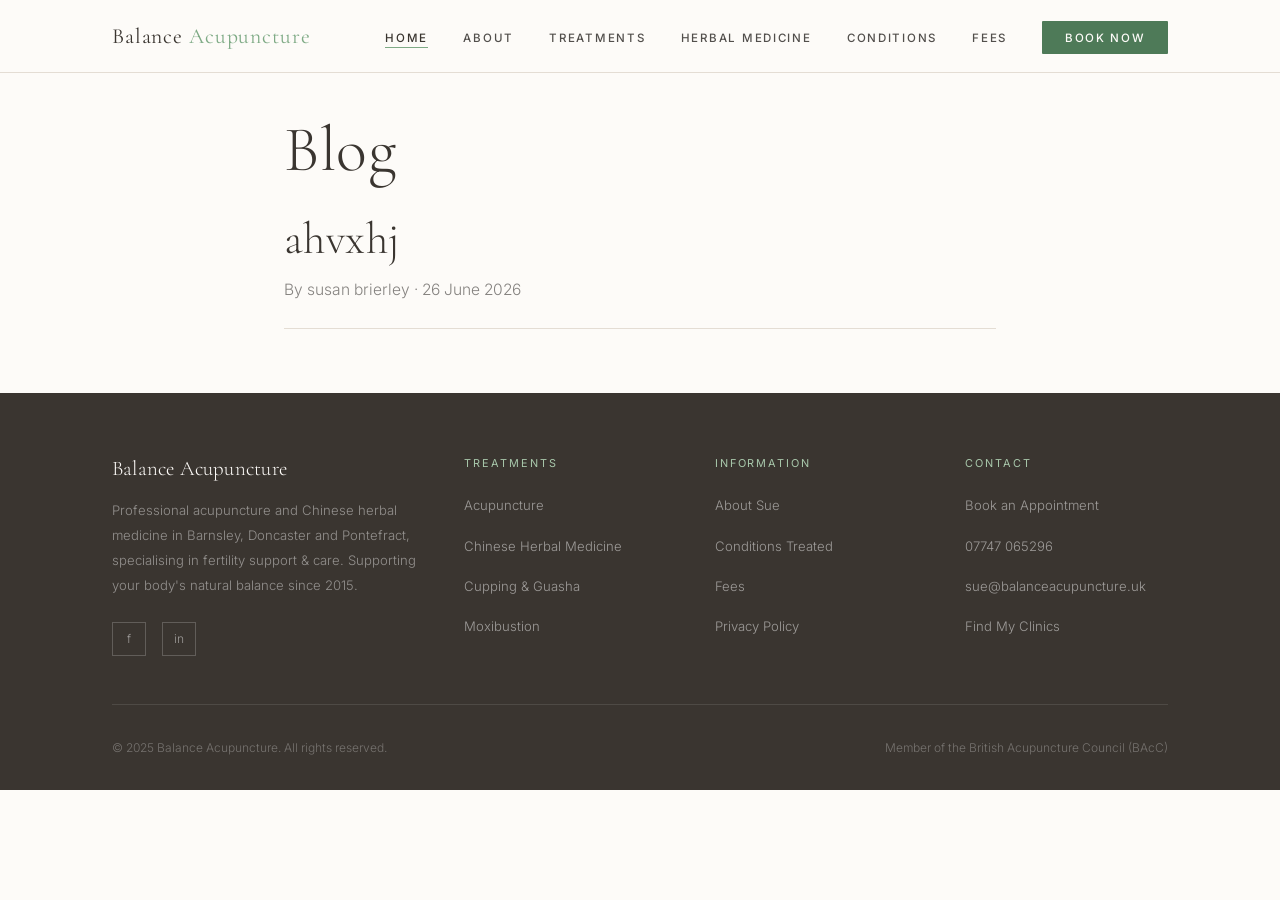
<file: blog.html>
<!DOCTYPE html>
<html lang="en">
<head>
  <meta charset="UTF-8" />
  <meta name="viewport" content="width=device-width, initial-scale=1.0" />
  <title>Balance Acupuncture | Acupuncture & Herbal Medicine in Yorkshire</title>
  <meta name="description" content="Balance Acupuncture offers professional acupuncture and Chinese herbal medicine in Barnsley, Doncaster and Pontefract. Personalised, holistic care for long-term wellbeing." />
  <link rel="preconnect" href="https://fonts.googleapis.com" />
  <link rel="preconnect" href="https://fonts.gstatic.com" crossorigin />
  <link href="https://fonts.googleapis.com/css2?family=Cormorant+Garamond:ital,wght@0,300;0,400;0,500;1,300;1,400&family=Inter:wght@300;400;500&family=Caveat:wght@400;500;600&display=swap" rel="stylesheet" />
  <style>
    /* ── Design Tokens ── */
    :root {
      --cream:      #f9f6f1;
      --warm-white: #fdfbf8;
      --sage:       #7eaa85;
      --sage-light: #a8c8ab;
      --sage-dark:  #4e7a58;
      --stone:      #c9bfae;
      --charcoal:   #3a3530;
      --mid-grey:   #524f4c;
      --light-grey: #9e9894;
      --border:     #e4ddd4;
      --font-serif: 'Cormorant Garamond', Georgia, serif;
      --font-sans:  'Inter', system-ui, sans-serif;
      --font-hand:  'Caveat', cursive;
    }

    /* ── Reset & Base ── */
    *, *::before, *::after { box-sizing: border-box; margin: 0; padding: 0; }
    html { scroll-behavior: smooth; }
    body {
      font-family: var(--font-sans);
      font-weight: 300;
      font-size: 17px;
      line-height: 1.8;
      color: var(--charcoal);
      background: var(--warm-white);
    }
    img { max-width: 100%; display: block; }
    a { color: inherit; text-decoration: none; }

    /* ── Typography ── */
    h1, h2, h3, h4 {
      font-family: var(--font-serif);
      font-weight: 300;
      letter-spacing: 0.01em;
      line-height: 1.2;
      color: var(--charcoal);
    }
    h1 { font-size: clamp(2.4rem, 5vw, 4rem); }
    h2 { font-size: clamp(1.9rem, 3.5vw, 2.8rem); }
    h3 { font-size: clamp(1.4rem, 2.5vw, 1.9rem); }
    h4 { font-size: 1.1rem; font-weight: 400; letter-spacing: 0.12em; text-transform: uppercase; }
    p  { color: var(--mid-grey); font-size: 0.975rem; line-height: 1.9; }

    /* ── Layout Utilities ── */
    .container { max-width: 1120px; margin: 0 auto; padding: 0 2rem; }
    .section { padding: 5rem 0; }
    .section--alt { background: var(--cream); }
    .text-center { text-align: center; }

    .eyebrow {
      font-family: var(--font-hand);
      font-size: 1.35rem;
      font-weight: 500;
      letter-spacing: 0.02em;
      color: var(--sage-dark);
      display: block;
      margin-bottom: 0.8rem;
    }
    .divider {
      width: 40px;
      height: 1px;
      background: var(--sage);
      margin: 1.5rem auto;
    }
    .divider--left { margin-left: 0; }

    /* ── Buttons ── */
    .btn {
      display: inline-block;
      padding: 0.85rem 2.2rem;
      font-family: var(--font-sans);
      font-size: 0.75rem;
      font-weight: 500;
      letter-spacing: 0.16em;
      text-transform: uppercase;
      border: 1px solid currentColor;
      transition: all 0.3s ease;
      cursor: pointer;
    }
    .btn--sage { color: var(--sage-dark); border-color: var(--sage-dark); background: transparent; }
    .btn--sage:hover { background: var(--sage-dark); color: var(--warm-white); }
    .btn--outline-white { color: var(--warm-white); border-color: rgba(255,255,255,0.6); }
    .btn--outline-white:hover { background: rgba(255,255,255,0.15); }
    .btn--filled { background: var(--sage-dark); color: var(--warm-white); border-color: var(--sage-dark); }
    .btn--filled:hover { background: var(--sage); border-color: var(--sage); }

    /* ── Navigation ── */
    .site-header {
      position: fixed;
      top: 0; left: 0; right: 0;
      z-index: 100;
      background: rgba(253,251,248,0.96);
      backdrop-filter: blur(8px);
      border-bottom: 1px solid var(--border);
      transition: box-shadow 0.3s;
    }
    .site-header.scrolled { box-shadow: 0 2px 20px rgba(58,53,48,0.08); }
    .nav-inner {
      display: flex;
      align-items: center;
      justify-content: space-between;
      height: 72px;
      max-width: 1120px;
      margin: 0 auto;
      padding: 0 2rem;
    }
    .nav-logo {
      font-family: var(--font-serif);
      font-size: 1.35rem;
      font-weight: 400;
      letter-spacing: 0.04em;
      color: var(--charcoal);
    }
    .nav-logo span { color: var(--sage); }
    .nav-links {
      display: flex;
      align-items: center;
      gap: 2.2rem;
      list-style: none;
    }
    .nav-links a {
      font-size: 0.72rem;
      font-weight: 500;
      letter-spacing: 0.15em;
      text-transform: uppercase;
      color: var(--mid-grey);
      transition: color 0.2s;
      position: relative;
    }
    .nav-links a::after {
      content: '';
      position: absolute;
      bottom: -3px; left: 0; right: 0;
      height: 1px;
      background: var(--sage);
      transform: scaleX(0);
      transition: transform 0.25s ease;
    }
    .nav-links a:hover { color: var(--charcoal); }
    .nav-links a:hover::after, .nav-links a.active::after { transform: scaleX(1); }
    .nav-links a.active { color: var(--charcoal); }
    .nav-cta {
      font-size: 0.72rem;
      font-weight: 500;
      letter-spacing: 0.15em;
      text-transform: uppercase;
      padding: 0.6rem 1.4rem;
      background: var(--sage-dark);
      color: var(--warm-white) !important;
      border-radius: 1px;
      transition: background 0.2s;
    }
    .nav-cta:hover { background: var(--sage) !important; }
    .nav-cta::after { display: none !important; }
    .nav-toggle {
      display: none;
      flex-direction: column;
      gap: 5px;
      cursor: pointer;
      background: none;
      border: none;
      padding: 4px;
    }
    .nav-toggle span {
      display: block;
      width: 22px;
      height: 1px;
      background: var(--charcoal);
      transition: all 0.3s;
    }

    /* ── Hero ── */
    .hero {
      min-height: 100vh;
      display: flex;
      align-items: center;
      position: relative;
      overflow: hidden;
      background: var(--cream);
      padding-top: 72px;
    }
    .hero-bg {
      position: absolute;
      inset: 0;
      background: linear-gradient(135deg, rgba(249,246,241,0.98) 0%, rgba(249,246,241,0.90) 55%, rgba(126,170,133,0.10) 100%);
    }
    .hero-inner {
      position: relative;
      z-index: 2;
      display: grid;
      grid-template-columns: 1fr 1fr;
      align-items: center;
      gap: 4rem;
      width: 100%;
    }
    .hero-content .eyebrow { color: var(--sage-dark); }
    .hero-content h1 {
      font-size: clamp(2.8rem, 5.5vw, 4.6rem);
      line-height: 1.1;
      margin-bottom: 1.6rem;
      font-weight: 300;
    }
    .hero-content h1 em { font-style: italic; color: var(--sage-dark); }
    .hero-content p {
      font-size: 1.05rem;
      line-height: 1.85;
      margin-bottom: 2.5rem;
      max-width: 520px;
      color: var(--mid-grey);
    }
    .hero-actions { display: flex; gap: 1.2rem; flex-wrap: wrap; align-items: center; }
    .hero-illustration {
      display: flex;
      align-items: center;
      justify-content: center;
      padding: 2rem 0;
    }
    .hero-illustration svg { width: 100%; max-width: 460px; }
    .hero-scroll {
      position: absolute;
      bottom: 2.5rem;
      left: 50%;
      transform: translateX(-50%);
      display: flex;
      flex-direction: column;
      align-items: center;
      gap: 0.5rem;
      font-size: 0.65rem;
      letter-spacing: 0.2em;
      text-transform: uppercase;
      color: var(--light-grey);
    }
    .hero-scroll::after {
      content: '';
      width: 1px;
      height: 40px;
      background: var(--sage-light);
      animation: scrollLine 2s ease-in-out infinite;
    }
    @keyframes scrollLine {
      0%,100% { opacity: 0.3; transform: scaleY(1); }
      50% { opacity: 1; transform: scaleY(1.3); }
    }

    /* ── Services intro strip ── */
    .services-strip { background: var(--charcoal); padding: 3rem 0; }
    .services-strip-grid {
      display: grid;
      grid-template-columns: repeat(3, 1fr);
      text-align: center;
    }
    .services-strip-item {
      padding: 1.5rem 2rem;
      border-right: 1px solid rgba(255,255,255,0.1);
    }
    .services-strip-item:last-child { border-right: none; }
    .services-strip-item h4 {
      color: var(--sage-light);
      font-family: var(--font-serif);
      font-size: 1.1rem;
      letter-spacing: 0;
      text-transform: none;
      font-weight: 400;
      font-style: italic;
      margin-bottom: 0.5rem;
    }
    .services-strip-item p { color: rgba(255,255,255,0.55); font-size: 0.82rem; }

    /* ── Two-col image/text ── */
    .split-section {
      display: grid;
      grid-template-columns: 1fr 1fr;
      align-items: stretch;
    }
    .split-section--reverse { direction: rtl; }
    .split-section--reverse > * { direction: ltr; }
    .split-image {
      position: relative;
      overflow: hidden;
      min-height: 480px;
    }
    .split-image--placeholder  { background: linear-gradient(160deg, var(--sage-light) 0%, var(--stone) 100%); }
    .split-image--placeholder-2 { background: linear-gradient(160deg, #d4c9b8 0%, #b8c9b9 100%); }
    .split-image--placeholder-3 { background: linear-gradient(160deg, #c2b89f 0%, var(--sage-light) 100%); }
    .botanical-inner {
      position: absolute;
      inset: 0;
      display: flex;
      align-items: center;
      justify-content: center;
      opacity: 0.2;
    }
    .split-text {
      padding: 5rem 4rem;
      display: flex;
      flex-direction: column;
      justify-content: center;
    }
    .split-text h2 { margin-bottom: 1.2rem; }
    .split-text p  { margin-bottom: 1.2rem; }
    .split-text .btn { margin-top: 1rem; align-self: flex-start; }

    /* ── Conditions grid ── */
    .conditions-grid {
      display: grid;
      grid-template-columns: repeat(3, 1fr);
      gap: 1px;
      background: var(--border);
      border: 1px solid var(--border);
    }
    .condition-card {
      background: var(--warm-white);
      padding: 2rem 1.8rem;
      transition: background 0.2s;
    }
    .condition-card:hover { background: var(--cream); }
    .condition-card h4 {
      font-family: var(--font-serif);
      font-size: 1.05rem;
      font-weight: 400;
      letter-spacing: 0;
      text-transform: none;
      color: var(--charcoal);
      font-style: italic;
      margin-bottom: 0;
    }

    /* ── Quote ── */
    .quote-section {
      padding: 6rem 0;
      text-align: center;
      background: var(--cream);
    }
    .quote-mark {
      font-family: var(--font-serif);
      font-size: 5rem;
      line-height: 0.5;
      color: var(--sage-light);
      display: block;
      margin-bottom: 1.5rem;
    }
    blockquote {
      font-family: var(--font-serif);
      font-size: clamp(1.4rem, 2.5vw, 2rem);
      font-weight: 300;
      font-style: italic;
      color: var(--charcoal);
      max-width: 760px;
      margin: 0 auto;
      line-height: 1.55;
    }

    /* ── Testimonials ── */
    .testimonials-grid { display: grid; grid-template-columns: repeat(3, 1fr); gap: 2rem; }
    .testimonial-card {
      padding: 2.5rem;
      border: 1px solid var(--border);
      background: var(--warm-white);
      position: relative;
    }
    .testimonial-card::before {
      content: '\201C';
      font-family: var(--font-serif);
      font-size: 4rem;
      line-height: 1;
      color: var(--sage-light);
      position: absolute;
      top: 1.5rem;
      left: 2rem;
    }
    .testimonial-card p {
      padding-top: 1.5rem;
      font-style: italic;
      font-size: 0.9rem;
      margin-bottom: 1.5rem;
    }
    .testimonial-name {
      font-size: 0.72rem;
      letter-spacing: 0.15em;
      text-transform: uppercase;
      color: var(--sage);
    }

    /* ── About intro ── */
    .about-intro {
      display: grid;
      grid-template-columns: 1fr 1.4fr;
      gap: 5rem;
      align-items: center;
    }
    .about-portrait { position: relative; }
    .about-portrait-badge {
      position: absolute;
      bottom: -1.5rem;
      right: -1.5rem;
      width: 100px;
      height: 100px;
      background: var(--sage-dark);
      display: flex;
      flex-direction: column;
      align-items: center;
      justify-content: center;
      color: var(--warm-white);
      font-size: 0.6rem;
      letter-spacing: 0.15em;
      text-transform: uppercase;
      text-align: center;
      line-height: 1.6;
    }
    .bacc-logo { margin-top: 1.5rem; max-width: 140px; }

    /* ── CTA Banner ── */
    .cta-banner {
      background: var(--sage-dark);
      padding: 5rem 0;
      text-align: center;
    }
    .cta-banner .eyebrow { color: var(--sage-light); }
    .cta-banner h2 { color: var(--warm-white); margin-bottom: 1rem; font-size: clamp(1.8rem, 3vw, 2.6rem); }
    .cta-banner p { color: rgba(255,255,255,0.75); margin-bottom: 2rem; max-width: 560px; margin-left: auto; margin-right: auto; }
    .cta-banner-actions { display: flex; gap: 1.2rem; justify-content: center; flex-wrap: wrap; }
    .cta-tel {
      font-family: var(--font-serif);
      font-size: 1.8rem;
      font-style: italic;
      color: rgba(255,255,255,0.9);
      display: block;
      margin-bottom: 0.5rem;
    }
    .cta-email {
      font-size: 0.9rem;
      color: rgba(255,255,255,0.65);
      display: block;
      margin-bottom: 2rem;
      transition: color 0.2s;
    }
    .cta-email:hover { color: var(--sage-light); }

    /* ── Locations ── */
    .locations-grid { display: grid; grid-template-columns: repeat(3, 1fr); gap: 2rem; }
    .location-card { padding: 2.5rem; border: 1px solid var(--border); }
    .location-card h3 { font-size: 1.2rem; margin-bottom: 1rem; font-style: italic; }
    .location-card p, .location-card a {
      font-size: 0.85rem;
      line-height: 2;
      color: var(--mid-grey);
    }
    .location-card a:hover { color: var(--sage-dark); }
    .location-dot {
      width: 8px; height: 8px;
      border-radius: 50%;
      background: var(--sage);
      display: inline-block;
      margin-right: 0.5rem;
    }

    /* ── Footer ── */
    .site-footer { background: var(--charcoal); padding: 4rem 0 2rem; }
    .footer-grid {
      display: grid;
      grid-template-columns: 1.5fr 1fr 1fr 1fr;
      gap: 3rem;
      margin-bottom: 3rem;
    }
    .footer-brand h3 {
      font-family: var(--font-serif);
      font-size: 1.3rem;
      color: var(--warm-white);
      margin-bottom: 1rem;
      font-weight: 300;
    }
    .footer-brand p { color: rgba(255,255,255,0.45); font-size: 0.82rem; }
    .footer-col h4 {
      font-size: 0.68rem;
      letter-spacing: 0.18em;
      text-transform: uppercase;
      color: var(--sage-light);
      margin-bottom: 1.2rem;
      font-family: var(--font-sans);
    }
    .footer-col ul { list-style: none; }
    .footer-col ul li { margin-bottom: 0.6rem; }
    .footer-col ul li a { color: rgba(255,255,255,0.5); font-size: 0.82rem; transition: color 0.2s; }
    .footer-col ul li a:hover { color: var(--sage-light); }
    .footer-bottom {
      border-top: 1px solid rgba(255,255,255,0.1);
      padding-top: 2rem;
      display: flex;
      justify-content: space-between;
      align-items: center;
      font-size: 0.75rem;
      color: rgba(255,255,255,0.3);
    }
    .footer-social { display: flex; gap: 1rem; }
    .footer-social a {
      width: 34px; height: 34px;
      border: 1px solid rgba(255,255,255,0.2);
      display: flex; align-items: center; justify-content: center;
      color: rgba(255,255,255,0.5);
      font-size: 0.75rem;
      transition: all 0.2s;
    }
    .footer-social a:hover { border-color: var(--sage-light); color: var(--sage-light); }

    /* ── Responsive ── */
    @media (max-width: 900px) {
      .hero-inner { grid-template-columns: 1fr; }
      .hero-illustration { display: none; }
      .split-section { grid-template-columns: 1fr; }
      .split-section--reverse { direction: ltr; }
      .split-image { min-height: 320px; }
      .split-text { padding: 3.5rem 2rem; }
      .about-intro { grid-template-columns: 1fr; gap: 2rem; }
      .testimonials-grid { grid-template-columns: 1fr; }
      .conditions-grid { grid-template-columns: repeat(2,1fr); }
      .services-strip-grid { grid-template-columns: 1fr; }
      .services-strip-item { border-right: none; border-bottom: 1px solid rgba(255,255,255,0.1); }
      .locations-grid { grid-template-columns: 1fr; }
      .footer-grid { grid-template-columns: 1fr 1fr; gap: 2rem; }
      .nav-links { display: none; }
      .nav-toggle { display: flex; }
      .nav-links.open {
        display: flex;
        flex-direction: column;
        position: fixed;
        top: 72px; left: 0; right: 0;
        background: var(--warm-white);
        padding: 2rem;
        gap: 1.4rem;
        border-bottom: 1px solid var(--border);
        z-index: 99;
      }
    }
    @media (max-width: 600px) {
      .conditions-grid { grid-template-columns: 1fr; }
      .footer-grid { grid-template-columns: 1fr; }
      .footer-bottom { flex-direction: column; gap: 1rem; text-align: center; }
      h1 { font-size: 2.4rem; }
    }
  </style>
</head>
<body>
<header class="site-header" id="site-header">
  <nav class="nav-inner">
    <a href="index.html" class="nav-logo">Balance <span>Acupuncture</span></a>
    <ul class="nav-links" id="nav-links">
      <li><a href="index.html" class="active">Home</a></li>
      <li><a href="about.html">About</a></li>
      <li><a href="services.html">Treatments</a></li>
      <li><a href="herbal.html">Herbal Medicine</a></li>
      <li><a href="conditions.html">Conditions</a></li>
      <li><a href="fees.html">Fees</a></li>
      <li><a href="contact.html" class="nav-cta">Book Now</a></li>
    </ul>
    <button class="nav-toggle" id="nav-toggle" aria-label="Toggle menu">
      <span></span><span></span><span></span>
    </button>
  </nav>
</header>
<main style="max-width:760px;margin:0 auto;padding:7rem 1.5rem 4rem;">
  <h1>Blog</h1>
  
      <article style="border-bottom:1px solid var(--border,rgba(0,0,0,0.1));padding:1.5rem 0;">
        <h2 style="margin:0 0 0.5rem;"><a href="/blog/ahvxhj-mqumhxx2.html" style="text-decoration:none;color:inherit;">ahvxhj</a></h2>
        <p style="opacity:0.7;margin:0;">By susan brierley · 26 June 2026</p>
      </article>
</main>
<footer class="site-footer">
  <div class="container">
    <div class="footer-grid">
      <div class="footer-brand">
        <h3>Balance Acupuncture</h3>
        <p>Professional acupuncture and Chinese herbal medicine in Barnsley, Doncaster and Pontefract, specialising in fertility support &amp; care. Supporting your body's natural balance since 2015.</p>
        <div class="footer-social" style="margin-top:1.5rem;">
          <a href="https://www.facebook.com/BalanceAcupuntcureYorkshire" target="_blank" rel="noopener" aria-label="Facebook">f</a>
          <a href="https://www.instagram.com/sue.balanceacupuncture/" target="_blank" rel="noopener" aria-label="Instagram">in</a>
        </div>
      </div>
      <div class="footer-col">
        <h4>Treatments</h4>
        <ul>
          <li><a href="services.html">Acupuncture</a></li>
          <li><a href="herbal.html">Chinese Herbal Medicine</a></li>
          <li><a href="services.html#cupping">Cupping &amp; Guasha</a></li>
          <li><a href="services.html#moxibustion">Moxibustion</a></li>
        </ul>
      </div>
      <div class="footer-col">
        <h4>Information</h4>
        <ul>
          <li><a href="about.html">About Sue</a></li>
          <li><a href="conditions.html">Conditions Treated</a></li>
          <li><a href="fees.html">Fees</a></li>
          <li><a href="privacy.html">Privacy Policy</a></li>
        </ul>
      </div>
      <div class="footer-col">
        <h4>Contact</h4>
        <ul>
          <li><a href="contact.html">Book an Appointment</a></li>
          <li><a href="tel:+447747065296">07747 065296</a></li>
          <li><a href="mailto:sue@balanceacupuncture.uk">sue@balanceacupuncture.uk</a></li>
          <li><a href="contact.html">Find My Clinics</a></li>
        </ul>
      </div>
    </div>
    <div class="footer-bottom">
      <span>&copy; 2025 Balance Acupuncture. All rights reserved.</span>
      <span>Member of the British Acupuncture Council (BAcC)</span>
    </div>
  </div>
</footer>
</body>
</html>
</file>
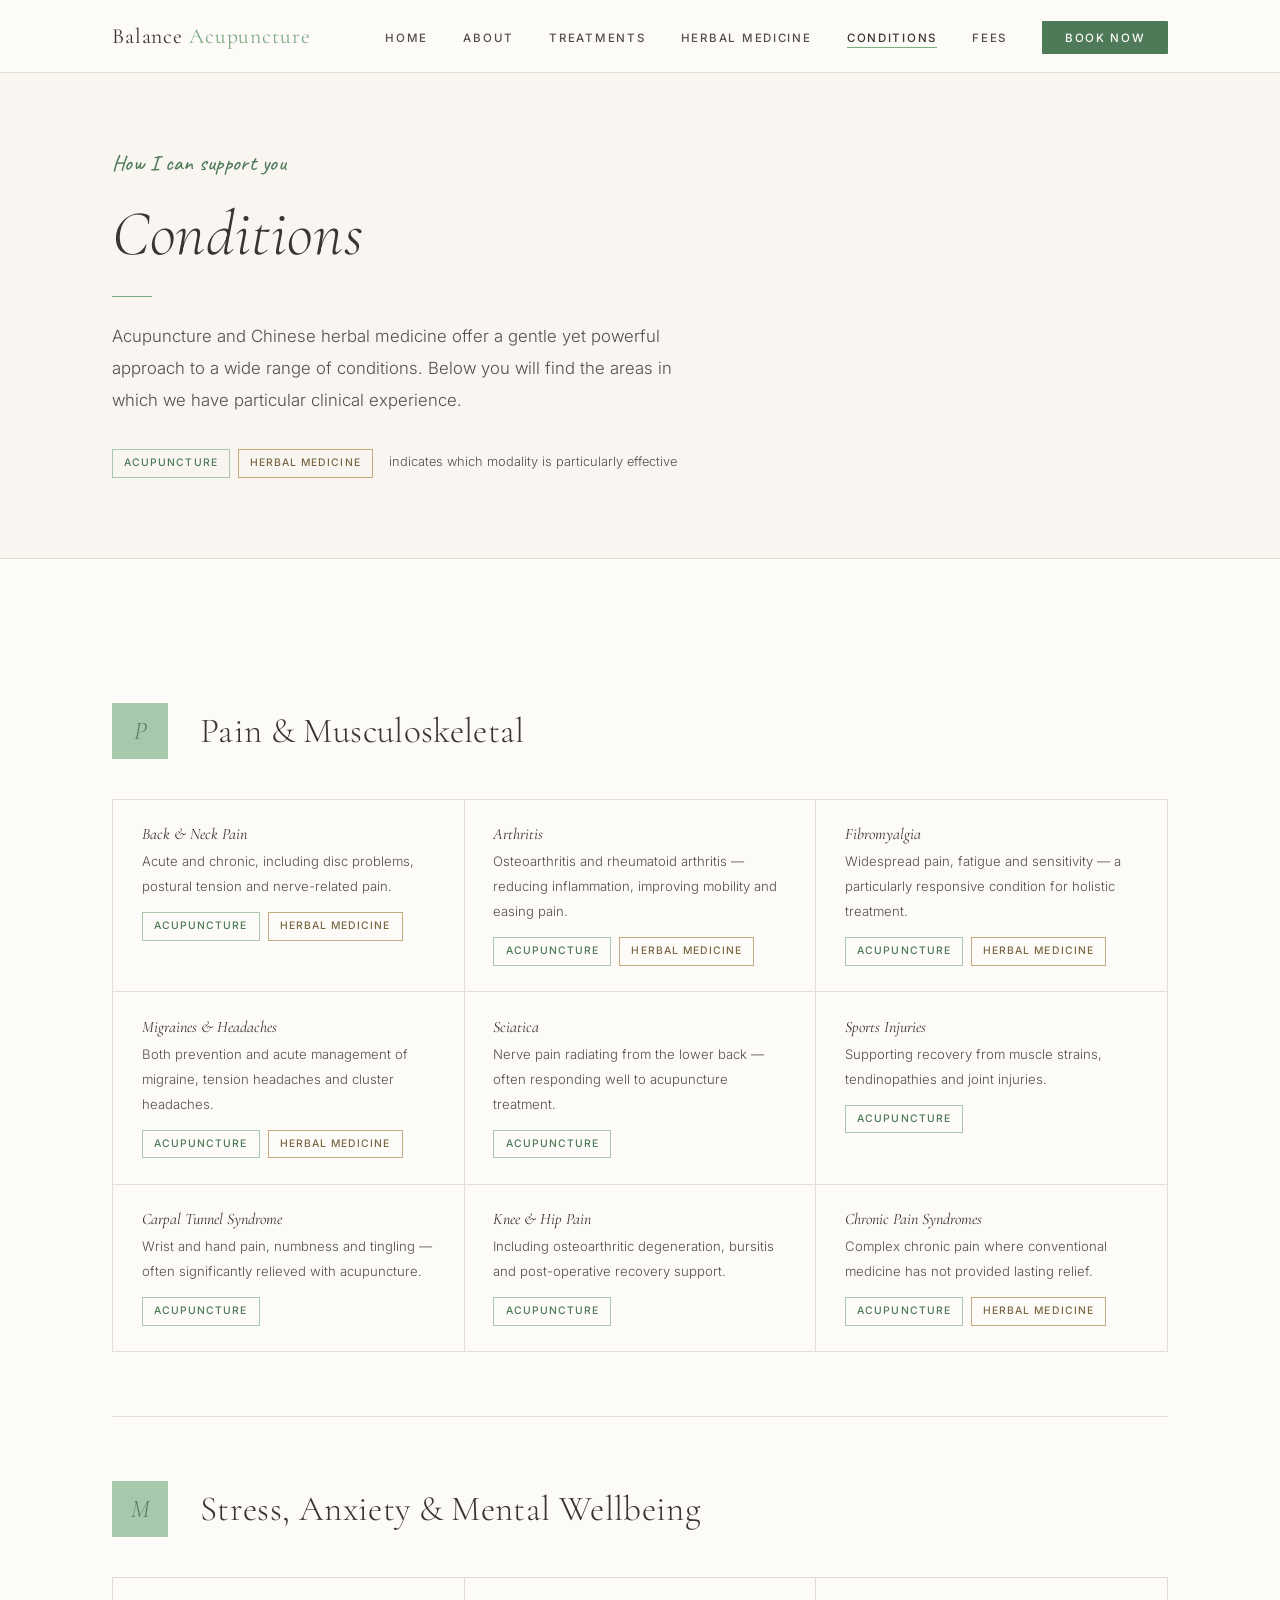
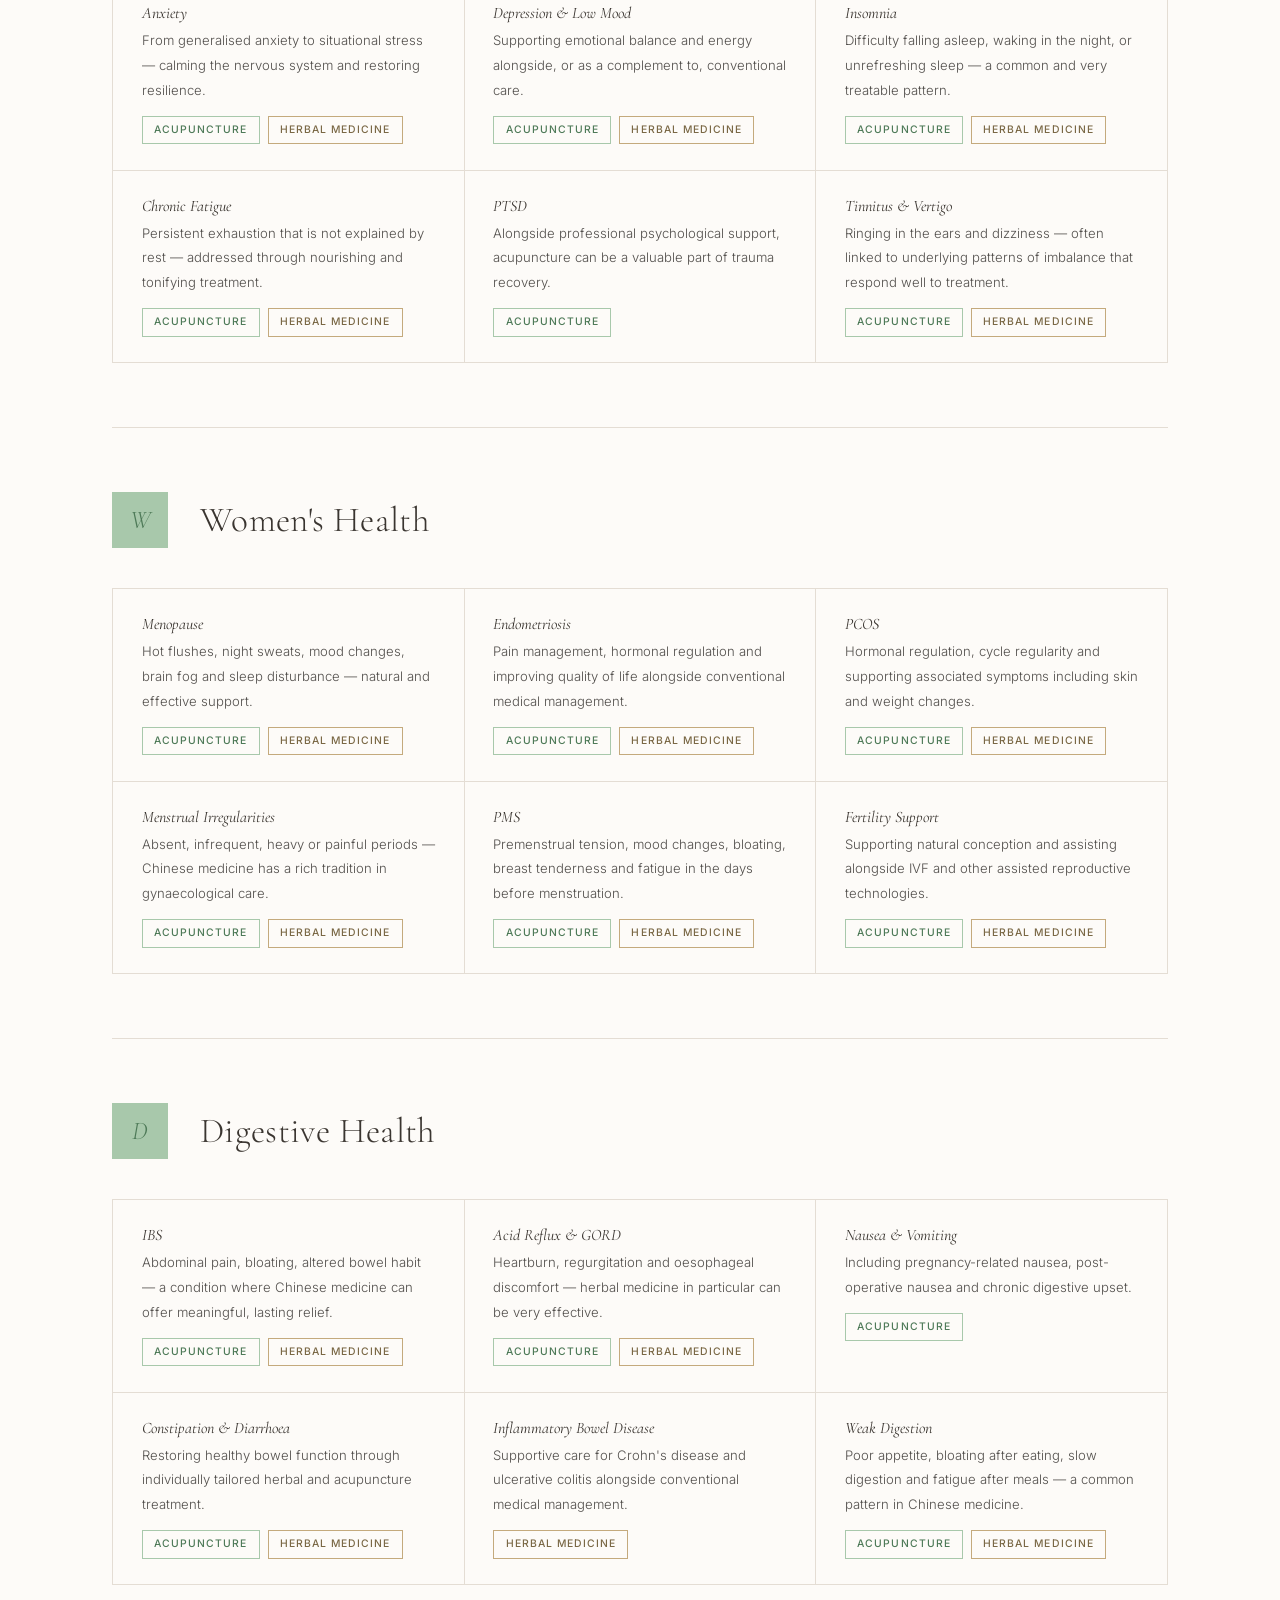
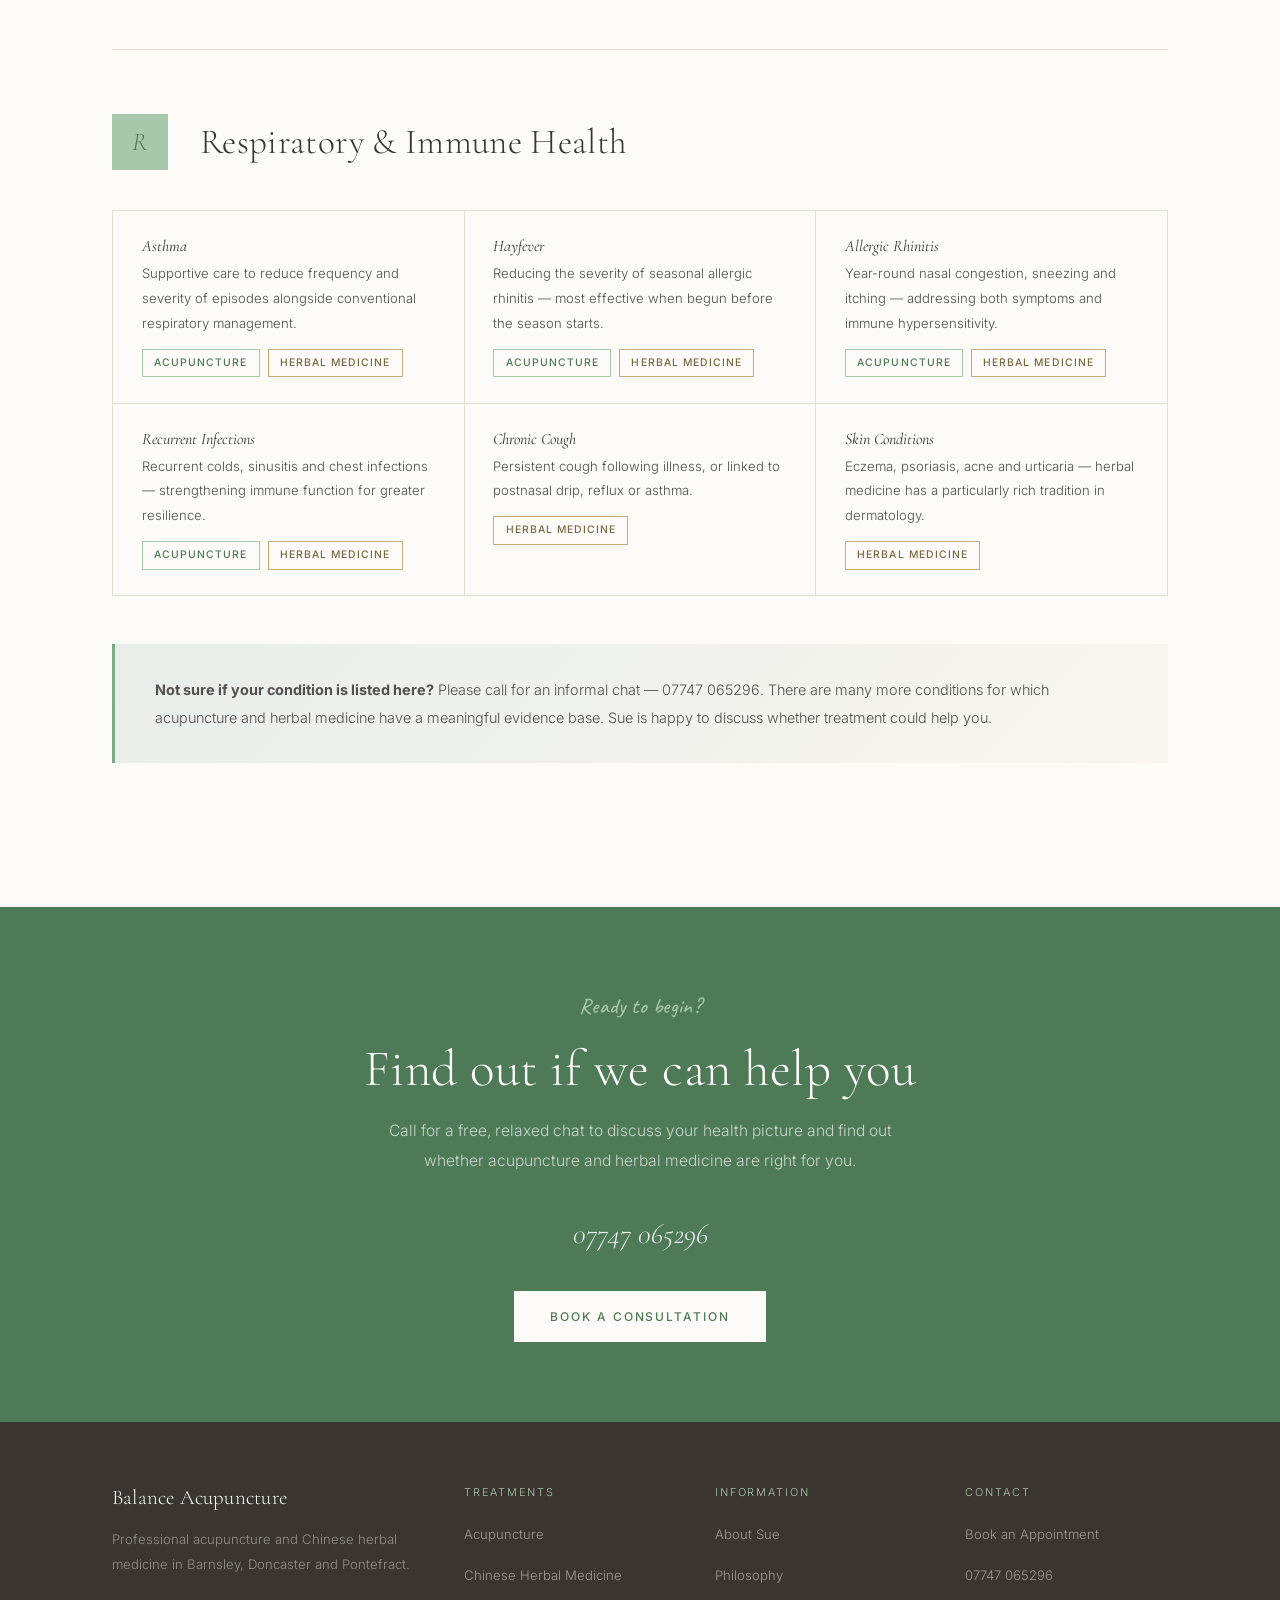
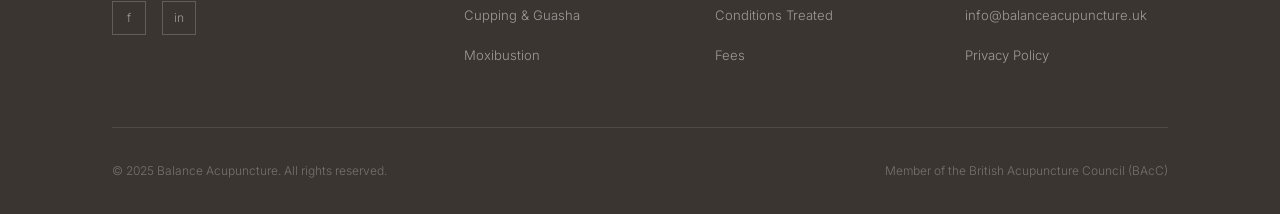
<file: conditions.html>
<!DOCTYPE html>
<html lang="en">
<head>
  <meta charset="UTF-8" >
  <meta name="viewport" content="width=device-width, initial-scale=1.0" >
  <title>Conditions Treated | Balance Acupuncture</title>
  <meta name="description" content="Acupuncture and Chinese herbal medicine for pain, stress, women's health, digestive conditions, fertility and more at Balance Acupuncture in Yorkshire." >
  <link rel="preconnect" href="https://fonts.googleapis.com" >
  <link rel="preconnect" href="https://fonts.gstatic.com" crossorigin >
  <link href="https://fonts.googleapis.com/css2?family=Caveat:wght@400;500;600&family=Cormorant+Garamond:ital,wght@0,300;0,400;0,500;1,300;1,400&family=Inter:wght@300;400;500&display=swap" rel="stylesheet" >
  <style>
    :root{--cream:#f9f6f1;--warm-white:#fdfbf8;--sage:#7eaa85;--sage-light:#a8c8ab;--sage-dark:#4e7a58;--stone:#c9bfae;--charcoal:#3a3530;--mid-grey:#524f4c;--light-grey:#9e9894;--border:#e4ddd4;--font-serif:'Cormorant Garamond',Georgia,serif;--font-sans:'Inter',system-ui,sans-serif;--font-hand:'Caveat',cursive;}
    *,*::before,*::after{box-sizing:border-box;margin:0;padding:0;}
    html{scroll-behavior:smooth;}
    body{font-family:var(--font-sans);font-weight:300;font-size:17px;line-height:1.8;color:var(--charcoal);background:var(--warm-white);}
    img{max-width:100%;display:block;}a{color:inherit;text-decoration:none;}
    h1,h2,h3,h4{font-family:var(--font-serif);font-weight:300;letter-spacing:.01em;line-height:1.2;color:var(--charcoal);}
    h1{font-size:clamp(2.4rem,5vw,4rem);}h2{font-size:clamp(2.3rem,4vw,3.4rem);}
    h3{font-size:clamp(1.5rem,2.5vw,2.1rem);}
    p{color:var(--mid-grey);font-size:.975rem;line-height:1.9;}
    .container{max-width:1120px;margin:0 auto;padding:0 2rem;}
    .section{padding:5rem 0;}.section--alt{background:var(--cream);}
    .eyebrow{font-family:var(--font-hand);font-size:1.35rem;font-weight:500;letter-spacing:.02em;color:var(--sage-dark);display:block;margin-bottom:.8rem;}
    .divider{width:40px;height:1px;background:var(--sage);margin:1.5rem auto;}.divider--left{margin-left:0;}
    .btn{display:inline-block;padding:.85rem 2.2rem;font-family:var(--font-sans);font-size:.75rem;font-weight:500;letter-spacing:.16em;text-transform:uppercase;border:1px solid currentColor;transition:all .3s ease;}
    .btn--sage{color:var(--sage-dark);border-color:var(--sage-dark);background:transparent;}.btn--sage:hover{background:var(--sage-dark);color:var(--warm-white);}
    .btn--filled{background:var(--sage-dark);color:var(--warm-white);border-color:var(--sage-dark);}.btn--filled:hover{background:var(--sage);border-color:var(--sage);}
    .site-header{position:fixed;top:0;left:0;right:0;z-index:100;background:rgba(253,251,248,.96);backdrop-filter:blur(8px);border-bottom:1px solid var(--border);}
    .site-header.scrolled{box-shadow:0 2px 20px rgba(58,53,48,.08);}
    .nav-inner{display:flex;align-items:center;justify-content:space-between;height:72px;max-width:1120px;margin:0 auto;padding:0 2rem;}
    .nav-logo{font-family:var(--font-serif);font-size:1.35rem;font-weight:400;letter-spacing:.04em;color:var(--charcoal);}
    .nav-logo span{color:var(--sage);}
    .nav-links{display:flex;align-items:center;gap:2.2rem;list-style:none;}
    .nav-links a{font-size:.72rem;font-weight:500;letter-spacing:.15em;text-transform:uppercase;color:var(--mid-grey);transition:color .2s;position:relative;}
    .nav-links a::after{content:'';position:absolute;bottom:-3px;left:0;right:0;height:1px;background:var(--sage);transform:scaleX(0);transition:transform .25s ease;}
    .nav-links a:hover{color:var(--charcoal);}.nav-links a:hover::after,.nav-links a.active::after{transform:scaleX(1);}.nav-links a.active{color:var(--charcoal);}
    .nav-cta{font-size:.72rem!important;font-weight:500!important;letter-spacing:.15em!important;text-transform:uppercase!important;padding:.6rem 1.4rem!important;background:var(--sage-dark)!important;color:var(--warm-white)!important;border-radius:1px!important;}
    .nav-cta:hover{background:var(--sage)!important;}.nav-cta::after{display:none!important;}
    .nav-toggle{display:none;flex-direction:column;gap:5px;cursor:pointer;background:none;border:none;padding:4px;}
    .nav-toggle span{display:block;width:22px;height:1px;background:var(--charcoal);}
    .site-footer{background:var(--charcoal);padding:4rem 0 2rem;}
    .footer-grid{display:grid;grid-template-columns:1.5fr 1fr 1fr 1fr;gap:3rem;margin-bottom:3rem;}
    .footer-brand h3{font-family:var(--font-serif);font-size:1.3rem;color:var(--warm-white);margin-bottom:1rem;font-weight:300;}
    .footer-brand p{color:rgba(255,255,255,.45);font-size:.82rem;}
    .footer-col h4{font-size:.68rem;letter-spacing:.18em;text-transform:uppercase;color:var(--sage-light);margin-bottom:1.2rem;font-family:var(--font-sans);}
    .footer-col ul{list-style:none;}.footer-col ul li{margin-bottom:.6rem;}
    .footer-col ul li a{color:rgba(255,255,255,.5);font-size:.82rem;transition:color .2s;}.footer-col ul li a:hover{color:var(--sage-light);}
    .footer-bottom{border-top:1px solid rgba(255,255,255,.1);padding-top:2rem;display:flex;justify-content:space-between;align-items:center;font-size:.75rem;color:rgba(255,255,255,.3);}
    .footer-social{display:flex;gap:1rem;}
    .footer-social a{width:34px;height:34px;border:1px solid rgba(255,255,255,.2);display:flex;align-items:center;justify-content:center;color:rgba(255,255,255,.5);font-size:.75rem;transition:all .2s;}
    .footer-social a:hover{border-color:var(--sage-light);color:var(--sage-light);}
    @media(max-width:900px){.nav-links{display:none;}.nav-toggle{display:flex;}.nav-links.open{display:flex;flex-direction:column;position:fixed;top:72px;left:0;right:0;background:var(--warm-white);padding:2rem;gap:1.4rem;border-bottom:1px solid var(--border);z-index:99;}.footer-grid{grid-template-columns:1fr 1fr;gap:2rem;}}
    @media(max-width:600px){.footer-grid{grid-template-columns:1fr;}.footer-bottom{flex-direction:column;gap:1rem;text-align:center;}}

    .page-hero{padding:9rem 0 5rem;background:var(--cream);border-bottom:1px solid var(--border);}
    .page-hero h1{margin-bottom:1.2rem;font-style:italic;}
    .page-hero p{max-width:580px;font-size:1.05rem;}

    .category-section{padding:4rem 0;border-bottom:1px solid var(--border);}
    .category-section:last-of-type{border-bottom:none;}
    .category-header{display:flex;align-items:center;gap:2rem;margin-bottom:2.5rem;}
    .category-icon{
      width:56px;height:56px;background:var(--sage-light);
      display:flex;align-items:center;justify-content:center;
      font-family:var(--font-serif);font-style:italic;font-size:1.6rem;color:var(--sage-dark);
      flex-shrink:0;
    }
    .category-header h2{font-size:clamp(1.6rem,3vw,2.2rem);margin:0;}
    .conditions-list{display:grid;grid-template-columns:repeat(3,1fr);gap:1px;background:var(--border);border:1px solid var(--border);}
    .condition-item{background:var(--warm-white);padding:1.6rem 1.8rem;transition:background .2s;}
    .condition-item:hover{background:var(--cream);}
    .condition-item h4{font-family:var(--font-serif);font-size:1rem;font-weight:400;letter-spacing:0;text-transform:none;font-style:italic;color:var(--charcoal);margin-bottom:.3rem;}
    .condition-item p{font-size:.82rem;}
    .treatment-tags{display:flex;gap:.5rem;flex-wrap:wrap;margin-top:.8rem;}
    .tag{font-size:.65rem;font-weight:500;letter-spacing:.1em;text-transform:uppercase;padding:.25rem .7rem;border:1px solid;}
    .tag--acu{color:var(--sage-dark);border-color:var(--sage-light);}
    .tag--herb{color:#7a6845;border-color:#c4aa7d;}

    .herbal-note{background:linear-gradient(135deg,#e8ede8 0%,var(--cream) 100%);border-left:3px solid var(--sage);padding:2rem 2.5rem;margin-top:3rem;}
    .herbal-note p{font-size:.9rem;}

    .cta-banner{background:var(--sage-dark);padding:5rem 0;text-align:center;}
    .cta-banner h2{color:var(--warm-white);margin-bottom:1rem;}
    .cta-banner p{color:rgba(255,255,255,.7);margin-bottom:2rem;max-width:560px;margin-left:auto;margin-right:auto;}
    .cta-tel{font-family:var(--font-serif);font-size:1.8rem;font-style:italic;color:rgba(255,255,255,.9);display:block;margin-bottom:2rem;}

    @media(max-width:900px){.conditions-list{grid-template-columns:1fr 1fr;}}
    @media(max-width:600px){.conditions-list{grid-template-columns:1fr;}.category-header{flex-direction:column;align-items:flex-start;}}
  </style>
</head>
<body>

<header class="site-header" id="site-header">
  <nav class="nav-inner">
    <a href="index.html" class="nav-logo">Balance <span>Acupuncture</span></a>
    <ul class="nav-links" id="nav-links">
      <li><a href="index.html">Home</a></li>
      <li><a href="about.html">About</a></li>
      <li><a href="services.html">Treatments</a></li>
      <li><a href="herbal.html">Herbal Medicine</a></li>
      <li><a href="conditions.html" class="active">Conditions</a></li>
      <li><a href="fees.html">Fees</a></li>
      <li><a href="contact.html" class="nav-cta">Book Now</a></li>
    </ul>
    <button class="nav-toggle" id="nav-toggle"><span></span><span></span><span></span></button>
  </nav>
</header>

<section class="page-hero">
  <div class="container">
    <span class="eyebrow">How I can support you</span>
    <h1>Conditions</h1>
    <div class="divider divider--left"></div>
    <p>Acupuncture and Chinese herbal medicine offer a gentle yet powerful approach to a wide range of conditions. Below you will find the areas in which we have particular clinical experience.</p>
    <div style="display:flex;gap:.5rem;flex-wrap:wrap;margin-top:2rem;">
      <span class="tag tag--acu">Acupuncture</span>
      <span class="tag tag--herb">Herbal Medicine</span>
      <span style="font-size:.8rem;color:var(--mid-grey);line-height:2;margin-left:.5rem;">indicates which modality is particularly effective</span>
    </div>
  </div>
</section>

<section class="section">
  <div class="container">

    <!-- Pain -->
    <div class="category-section">
      <div class="category-header">
        <div class="category-icon">P</div>
        <h2>Pain & Musculoskeletal</h2>
      </div>
      <div class="conditions-list">
        <div class="condition-item"><h4>Back & Neck Pain</h4><p>Acute and chronic, including disc problems, postural tension and nerve-related pain.</p><div class="treatment-tags"><span class="tag tag--acu">Acupuncture</span><span class="tag tag--herb">Herbal Medicine</span></div></div>
        <div class="condition-item"><h4>Arthritis</h4><p>Osteoarthritis and rheumatoid arthritis — reducing inflammation, improving mobility and easing pain.</p><div class="treatment-tags"><span class="tag tag--acu">Acupuncture</span><span class="tag tag--herb">Herbal Medicine</span></div></div>
        <div class="condition-item"><h4>Fibromyalgia</h4><p>Widespread pain, fatigue and sensitivity — a particularly responsive condition for holistic treatment.</p><div class="treatment-tags"><span class="tag tag--acu">Acupuncture</span><span class="tag tag--herb">Herbal Medicine</span></div></div>
        <div class="condition-item"><h4>Migraines & Headaches</h4><p>Both prevention and acute management of migraine, tension headaches and cluster headaches.</p><div class="treatment-tags"><span class="tag tag--acu">Acupuncture</span><span class="tag tag--herb">Herbal Medicine</span></div></div>
        <div class="condition-item"><h4>Sciatica</h4><p>Nerve pain radiating from the lower back — often responding well to acupuncture treatment.</p><div class="treatment-tags"><span class="tag tag--acu">Acupuncture</span></div></div>
        <div class="condition-item"><h4>Sports Injuries</h4><p>Supporting recovery from muscle strains, tendinopathies and joint injuries.</p><div class="treatment-tags"><span class="tag tag--acu">Acupuncture</span></div></div>
        <div class="condition-item"><h4>Carpal Tunnel Syndrome</h4><p>Wrist and hand pain, numbness and tingling — often significantly relieved with acupuncture.</p><div class="treatment-tags"><span class="tag tag--acu">Acupuncture</span></div></div>
        <div class="condition-item"><h4>Knee & Hip Pain</h4><p>Including osteoarthritic degeneration, bursitis and post-operative recovery support.</p><div class="treatment-tags"><span class="tag tag--acu">Acupuncture</span></div></div>
        <div class="condition-item"><h4>Chronic Pain Syndromes</h4><p>Complex chronic pain where conventional medicine has not provided lasting relief.</p><div class="treatment-tags"><span class="tag tag--acu">Acupuncture</span><span class="tag tag--herb">Herbal Medicine</span></div></div>
      </div>
    </div>

    <!-- Stress & Mental -->
    <div class="category-section" data-cms-id="c2-0-1">
      <div class="category-header">
        <div class="category-icon">M</div>
        <h2>Stress, Anxiety & Mental Wellbeing</h2>
      </div>
      <div class="conditions-list">
        <div class="condition-item"><h4>Anxiety</h4><p>From generalised anxiety to situational stress — calming the nervous system and restoring resilience.</p><div class="treatment-tags"><span class="tag tag--acu">Acupuncture</span><span class="tag tag--herb">Herbal Medicine</span></div></div>
        <div class="condition-item"><h4>Depression & Low Mood</h4><p>Supporting emotional balance and energy alongside, or as a complement to, conventional care.</p><div class="treatment-tags"><span class="tag tag--acu">Acupuncture</span><span class="tag tag--herb">Herbal Medicine</span></div></div>
        <div class="condition-item"><h4>Insomnia</h4><p>Difficulty falling asleep, waking in the night, or unrefreshing sleep — a common and very treatable pattern.</p><div class="treatment-tags"><span class="tag tag--acu">Acupuncture</span><span class="tag tag--herb">Herbal Medicine</span></div></div>
        <div class="condition-item"><h4>Chronic Fatigue</h4><p>Persistent exhaustion that is not explained by rest — addressed through nourishing and tonifying treatment.</p><div class="treatment-tags"><span class="tag tag--acu">Acupuncture</span><span class="tag tag--herb">Herbal Medicine</span></div></div>
        <div class="condition-item"><h4>PTSD</h4><p>Alongside professional psychological support, acupuncture can be a valuable part of trauma recovery.</p><div class="treatment-tags"><span class="tag tag--acu">Acupuncture</span></div></div>
        <div class="condition-item"><h4>Tinnitus & Vertigo</h4><p>Ringing in the ears and dizziness — often linked to underlying patterns of imbalance that respond well to treatment.</p><div class="treatment-tags"><span class="tag tag--acu">Acupuncture</span><span class="tag tag--herb">Herbal Medicine</span></div></div>
      </div>
    </div>

    <!-- Women's Health -->
    <div class="category-section">
      <div class="category-header">
        <div class="category-icon">W</div>
        <h2>Women's Health</h2>
      </div>
      <div class="conditions-list">
        <div class="condition-item"><h4>Menopause</h4><p>Hot flushes, night sweats, mood changes, brain fog and sleep disturbance — natural and effective support.</p><div class="treatment-tags"><span class="tag tag--acu">Acupuncture</span><span class="tag tag--herb">Herbal Medicine</span></div></div>
        <div class="condition-item"><h4>Endometriosis</h4><p>Pain management, hormonal regulation and improving quality of life alongside conventional medical management.</p><div class="treatment-tags"><span class="tag tag--acu">Acupuncture</span><span class="tag tag--herb">Herbal Medicine</span></div></div>
        <div class="condition-item"><h4>PCOS</h4><p>Hormonal regulation, cycle regularity and supporting associated symptoms including skin and weight changes.</p><div class="treatment-tags"><span class="tag tag--acu">Acupuncture</span><span class="tag tag--herb">Herbal Medicine</span></div></div>
        <div class="condition-item"><h4>Menstrual Irregularities</h4><p>Absent, infrequent, heavy or painful periods — Chinese medicine has a rich tradition in gynaecological care.</p><div class="treatment-tags"><span class="tag tag--acu">Acupuncture</span><span class="tag tag--herb">Herbal Medicine</span></div></div>
        <div class="condition-item"><h4>PMS</h4><p>Premenstrual tension, mood changes, bloating, breast tenderness and fatigue in the days before menstruation.</p><div class="treatment-tags"><span class="tag tag--acu">Acupuncture</span><span class="tag tag--herb">Herbal Medicine</span></div></div>
        <div class="condition-item"><h4>Fertility Support</h4><p>Supporting natural conception and assisting alongside IVF and other assisted reproductive technologies.</p><div class="treatment-tags"><span class="tag tag--acu">Acupuncture</span><span class="tag tag--herb">Herbal Medicine</span></div></div>
      </div>
    </div>

    <!-- Digestive -->
    <div class="category-section">
      <div class="category-header">
        <div class="category-icon">D</div>
        <h2>Digestive Health</h2>
      </div>
      <div class="conditions-list">
        <div class="condition-item"><h4>IBS</h4><p>Abdominal pain, bloating, altered bowel habit — a condition where Chinese medicine can offer meaningful, lasting relief.</p><div class="treatment-tags"><span class="tag tag--acu">Acupuncture</span><span class="tag tag--herb">Herbal Medicine</span></div></div>
        <div class="condition-item"><h4>Acid Reflux & GORD</h4><p>Heartburn, regurgitation and oesophageal discomfort — herbal medicine in particular can be very effective.</p><div class="treatment-tags"><span class="tag tag--acu">Acupuncture</span><span class="tag tag--herb">Herbal Medicine</span></div></div>
        <div class="condition-item"><h4>Nausea & Vomiting</h4><p>Including pregnancy-related nausea, post-operative nausea and chronic digestive upset.</p><div class="treatment-tags"><span class="tag tag--acu">Acupuncture</span></div></div>
        <div class="condition-item"><h4>Constipation & Diarrhoea</h4><p>Restoring healthy bowel function through individually tailored herbal and acupuncture treatment.</p><div class="treatment-tags"><span class="tag tag--acu">Acupuncture</span><span class="tag tag--herb">Herbal Medicine</span></div></div>
        <div class="condition-item"><h4>Inflammatory Bowel Disease</h4><p>Supportive care for Crohn's disease and ulcerative colitis alongside conventional medical management.</p><div class="treatment-tags"><span class="tag tag--herb">Herbal Medicine</span></div></div>
        <div class="condition-item"><h4>Weak Digestion</h4><p>Poor appetite, bloating after eating, slow digestion and fatigue after meals — a common pattern in Chinese medicine.</p><div class="treatment-tags"><span class="tag tag--acu">Acupuncture</span><span class="tag tag--herb">Herbal Medicine</span></div></div>
      </div>
    </div>

    <!-- Respiratory -->
    <div class="category-section">
      <div class="category-header">
        <div class="category-icon">R</div>
        <h2>Respiratory & Immune Health</h2>
      </div>
      <div class="conditions-list">
        <div class="condition-item"><h4>Asthma</h4><p>Supportive care to reduce frequency and severity of episodes alongside conventional respiratory management.</p><div class="treatment-tags"><span class="tag tag--acu">Acupuncture</span><span class="tag tag--herb">Herbal Medicine</span></div></div>
        <div class="condition-item"><h4>Hayfever</h4><p>Reducing the severity of seasonal allergic rhinitis — most effective when begun before the season starts.</p><div class="treatment-tags"><span class="tag tag--acu">Acupuncture</span><span class="tag tag--herb">Herbal Medicine</span></div></div>
        <div class="condition-item"><h4>Allergic Rhinitis</h4><p>Year-round nasal congestion, sneezing and itching — addressing both symptoms and immune hypersensitivity.</p><div class="treatment-tags"><span class="tag tag--acu">Acupuncture</span><span class="tag tag--herb">Herbal Medicine</span></div></div>
        <div class="condition-item"><h4>Recurrent Infections</h4><p>Recurrent colds, sinusitis and chest infections — strengthening immune function for greater resilience.</p><div class="treatment-tags"><span class="tag tag--acu">Acupuncture</span><span class="tag tag--herb">Herbal Medicine</span></div></div>
        <div class="condition-item"><h4>Chronic Cough</h4><p>Persistent cough following illness, or linked to postnasal drip, reflux or asthma.</p><div class="treatment-tags"><span class="tag tag--herb">Herbal Medicine</span></div></div>
        <div class="condition-item"><h4>Skin Conditions</h4><p>Eczema, psoriasis, acne and urticaria — herbal medicine has a particularly rich tradition in dermatology.</p><div class="treatment-tags"><span class="tag tag--herb">Herbal Medicine</span></div></div>
      </div>
      <div class="herbal-note">
        <p><strong>Not sure if your condition is listed here?</strong> Please call for an informal chat — 07747 065296. There are many more conditions for which acupuncture and herbal medicine have a meaningful evidence base. Sue is happy to discuss whether treatment could help you.</p>
      </div>
    </div>

  </div>
</section>

<section class="cta-banner">
  <div class="container">
    <span class="eyebrow" style="color:var(--sage-light);">Ready to begin?</span>
    <h2>Find out if we can help you</h2>
    <p>Call for a free, relaxed chat to discuss your health picture and find out whether acupuncture and herbal medicine are right for you.</p>
    <a href="tel:+447747065296" class="cta-tel">07747 065296</a>
    <a href="contact.html" class="btn btn--filled" style="background:var(--warm-white);color:var(--sage-dark);border-color:var(--warm-white);">Book a Consultation</a>
  </div>
</section>

<footer class="site-footer">
  <div class="container">
    <div class="footer-grid">
      <div class="footer-brand"><h3>Balance Acupuncture</h3><p>Professional acupuncture and Chinese herbal medicine in Barnsley, Doncaster and Pontefract.</p><div class="footer-social" style="margin-top:1.5rem;"><a href="https://www.facebook.com/BalanceAcupuntcureYorkshire" target="_blank" rel="noopener">f</a><a href="https://www.instagram.com/sue.balanceacupuncture/" target="_blank" rel="noopener">in</a></div></div>
      <div class="footer-col"><h4>Treatments</h4><ul><li><a href="services.html">Acupuncture</a></li><li><a href="herbal.html">Chinese Herbal Medicine</a></li><li><a href="services.html#cupping">Cupping & Guasha</a></li><li><a href="services.html#moxibustion">Moxibustion</a></li></ul></div>
      <div class="footer-col"><h4>Information</h4><ul><li><a href="about.html">About Sue</a></li><li><a href="about.html#philosophy">Philosophy</a></li><li><a href="conditions.html">Conditions Treated</a></li><li><a href="fees.html">Fees</a></li></ul></div>
      <div class="footer-col"><h4>Contact</h4><ul><li><a href="contact.html">Book an Appointment</a></li><li><a href="tel:+447747065296">07747 065296</a></li><li><a href="mailto:info@balanceacupuncture.uk">info@balanceacupuncture.uk</a></li><li><a href="privacy.html">Privacy Policy</a></li></ul></div>
    </div>
    <div class="footer-bottom"><span>© 2025 Balance Acupuncture. All rights reserved.</span><span>Member of the British Acupuncture Council (BAcC)</span></div>
  </div>
</footer>

<script>
  const header=document.getElementById('site-header');
  window.addEventListener('scroll',()=>header.classList.toggle('scrolled',window.scrollY>20));
  const toggle=document.getElementById('nav-toggle');
  const navLinks=document.getElementById('nav-links');
  toggle.addEventListener('click',()=>navLinks.classList.toggle('open'));
</script>
</body>
</html>
</file>
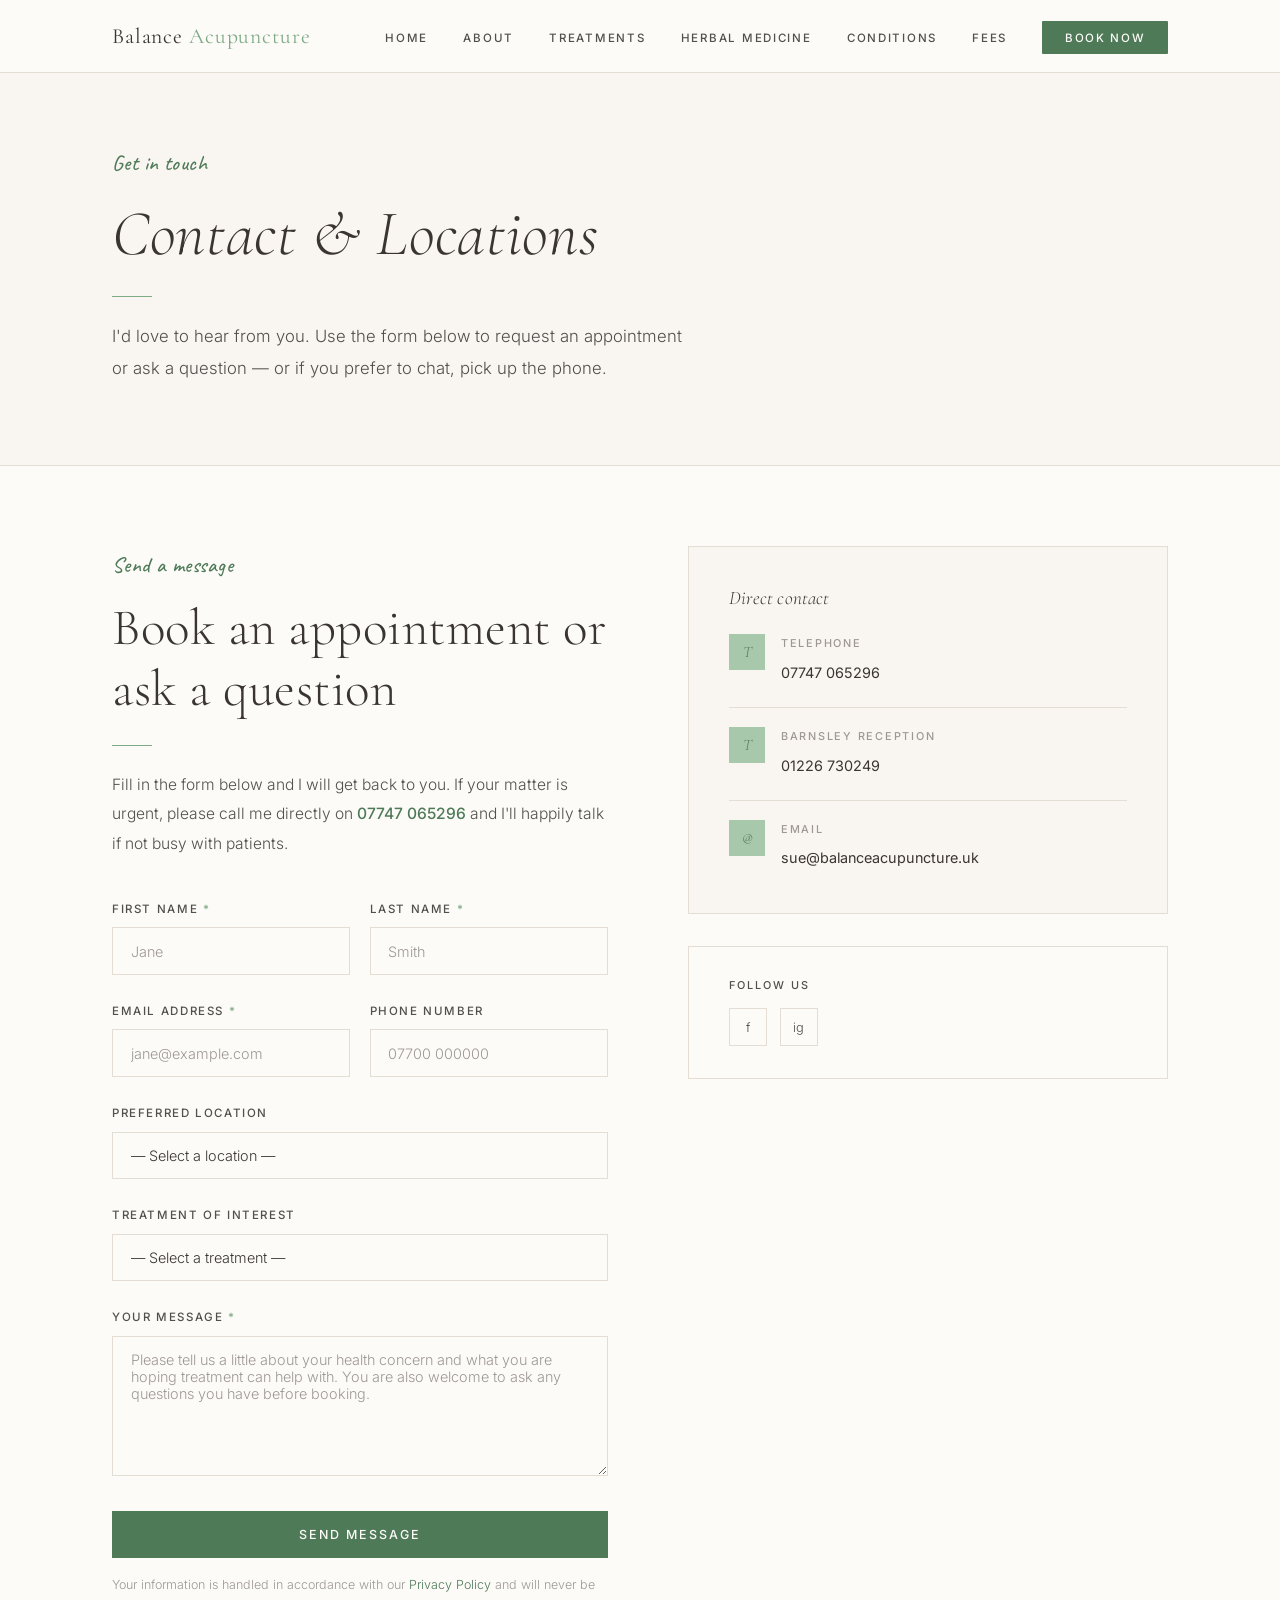
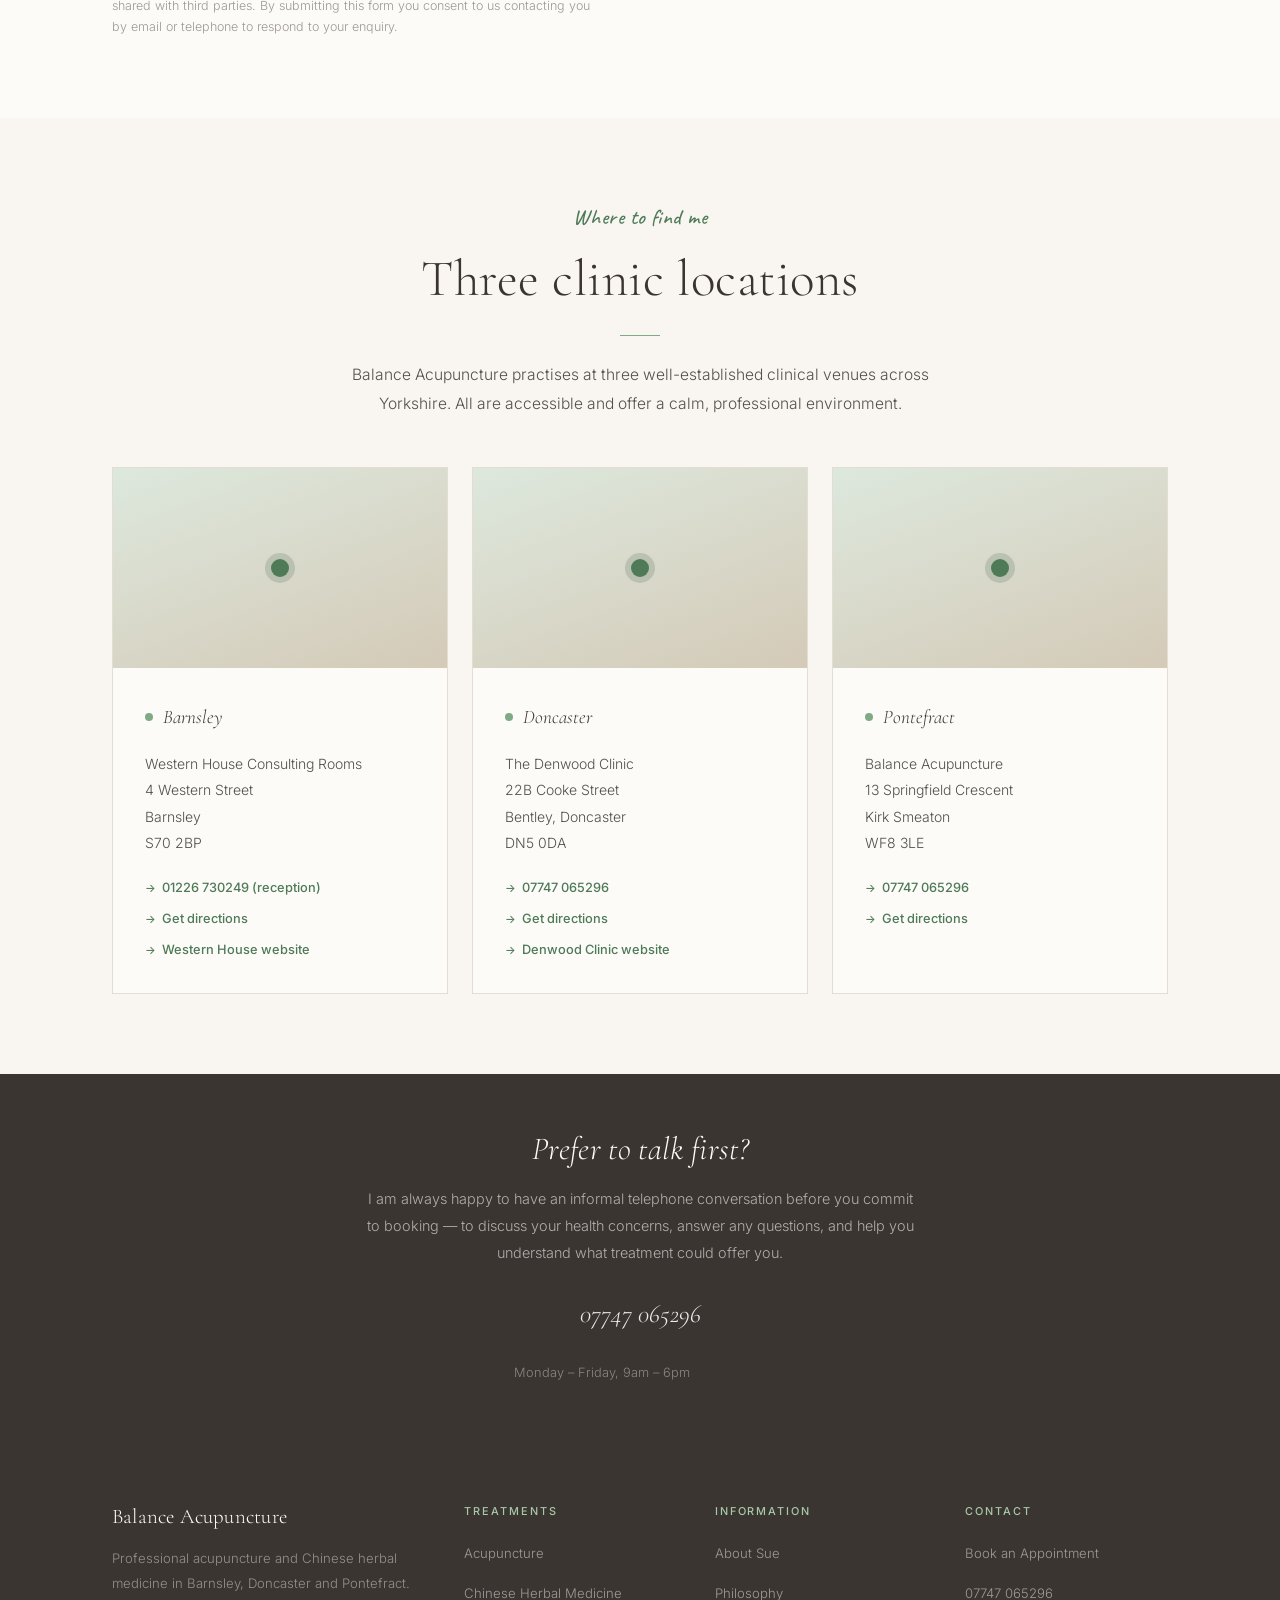
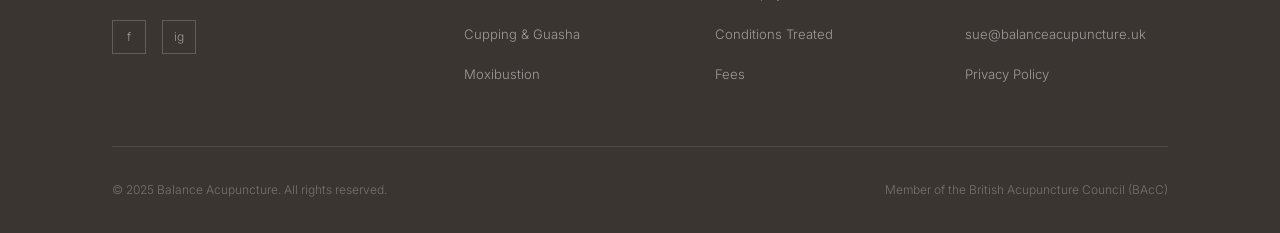
<file: contact.html>
<!DOCTYPE html>
<html lang="en">
<head>
  <meta charset="UTF-8" />
  <meta name="viewport" content="width=device-width, initial-scale=1.0" />
  <title>Contact & Locations | Balance Acupuncture</title>
  <meta name="description" content="Book an appointment or get in touch with Balance Acupuncture. Three clinic locations in Barnsley, Doncaster and Pontefract, Yorkshire." />
  <link rel="preconnect" href="https://fonts.googleapis.com" />
  <link rel="preconnect" href="https://fonts.gstatic.com" crossorigin />
  <link href="https://fonts.googleapis.com/css2?family=Cormorant+Garamond:ital,wght@0,300;0,400;0,500;1,300;1,400&family=Inter:wght@300;400;500&family=Caveat:wght@400;500;600&display=swap" rel="stylesheet" />
  <link rel="stylesheet" href="style.css" />
  <style>
    /* ── Contact page layout ── */

    .contact-grid {
      display: grid;
      grid-template-columns: 1fr 480px;
      gap: 5rem;
      align-items: start;
    }

    /* Form */
    .contact-form-wrap h2 { margin-bottom: 0.8rem; }
    .contact-form-wrap > p { margin-bottom: 2.5rem; }

    .form-group {
      margin-bottom: 1.6rem;
    }
    .form-group label {
      display: block;
      font-size: 0.72rem;
      font-weight: 500;
      letter-spacing: 0.14em;
      text-transform: uppercase;
      color: var(--mid-grey);
      margin-bottom: 0.5rem;
    }
    .form-group input,
    .form-group select,
    .form-group textarea {
      width: 100%;
      padding: 0.9rem 1.1rem;
      border: 1px solid var(--border);
      background: var(--warm-white);
      font-family: var(--font-sans);
      font-size: 0.9rem;
      font-weight: 300;
      color: var(--charcoal);
      outline: none;
      transition: border-color 0.2s;
      border-radius: 0;
      appearance: none;
      -webkit-appearance: none;
    }
    .form-group input:focus,
    .form-group select:focus,
    .form-group textarea:focus {
      border-color: var(--sage);
    }
    .form-group input::placeholder,
    .form-group textarea::placeholder {
      color: var(--light-grey);
    }
    .form-group textarea {
      resize: vertical;
      min-height: 140px;
    }
    .form-row {
      display: grid;
      grid-template-columns: 1fr 1fr;
      gap: 1.2rem;
    }
    .form-submit {
      margin-top: 0.5rem;
    }
    .form-submit .btn {
      width: 100%;
      text-align: center;
      padding: 1rem 2rem;
      font-size: 0.78rem;
      cursor: pointer;
      border: none;
    }
    .form-note {
      font-size: 0.78rem;
      color: var(--light-grey);
      margin-top: 1rem;
      line-height: 1.7;
    }
    .form-note a { color: var(--sage-dark); }

    /* Success / error states */
    .form-message {
      padding: 1.2rem 1.5rem;
      margin-bottom: 1.5rem;
      font-size: 0.88rem;
      display: none;
    }
    .form-message--success {
      background: #e8ede8;
      border-left: 3px solid var(--sage-dark);
      color: var(--sage-dark);
    }
    .form-message--error {
      background: #f5e8e8;
      border-left: 3px solid #a05050;
      color: #7a3030;
    }

    /* Contact sidebar */
    .contact-sidebar { position: sticky; top: 100px; }

    .direct-contact {
      padding: 2.5rem;
      border: 1px solid var(--border);
      background: var(--cream);
      margin-bottom: 2rem;
    }
    .direct-contact h3 {
      font-size: 1.2rem;
      font-style: italic;
      margin-bottom: 1.5rem;
    }
    .contact-row {
      display: flex;
      align-items: flex-start;
      gap: 1rem;
      margin-bottom: 1.2rem;
      padding-bottom: 1.2rem;
      border-bottom: 1px solid var(--border);
    }
    .contact-row:last-child { margin-bottom: 0; padding-bottom: 0; border-bottom: none; }
    .contact-icon {
      width: 36px; height: 36px;
      background: var(--sage-light);
      display: flex; align-items: center; justify-content: center;
      flex-shrink: 0;
      font-family: var(--font-serif);
      font-style: italic;
      font-size: 1rem;
      color: var(--sage-dark);
    }
    .contact-detail { flex: 1; }
    .contact-detail span {
      display: block;
      font-size: 0.68rem;
      font-weight: 500;
      letter-spacing: 0.16em;
      text-transform: uppercase;
      color: var(--light-grey);
      margin-bottom: 0.2rem;
    }
    .contact-detail a, .contact-detail p {
      font-size: 0.9rem;
      color: var(--charcoal);
      font-weight: 400;
    }
    .contact-detail a:hover { color: var(--sage-dark); }

    .social-row {
      padding: 2rem 2.5rem;
      border: 1px solid var(--border);
    }
    .social-row h4 {
      font-size: 0.68rem;
      letter-spacing: 0.18em;
      text-transform: uppercase;
      color: var(--mid-grey);
      margin-bottom: 1rem;
      font-family: var(--font-sans);
      font-weight: 500;
    }
    .social-links { display: flex; gap: 0.8rem; }
    .social-link {
      width: 38px; height: 38px;
      border: 1px solid var(--border);
      display: flex; align-items: center; justify-content: center;
      font-size: 0.8rem;
      color: var(--mid-grey);
      transition: all 0.2s;
    }
    .social-link:hover { border-color: var(--sage-dark); color: var(--sage-dark); background: var(--cream); }

    /* Locations */
    .locations-grid {
      display: grid;
      grid-template-columns: repeat(3,1fr);
      gap: 1.5rem;
    }
    .location-card {
      border: 1px solid var(--border);
      background: var(--warm-white);
      overflow: hidden;
    }
    .location-card-map {
      height: 200px;
      background: linear-gradient(160deg, #d4e0d4 0%, #c9bfae 100%);
      display: flex; align-items: center; justify-content: center;
      position: relative;
      overflow: hidden;
    }
    .location-card-map iframe {
      width: 100%; height: 100%;
      border: 0;
      filter: grayscale(30%) contrast(0.95);
    }
    .location-card-map-placeholder {
      position: absolute; inset: 0;
      display: flex; align-items: center; justify-content: center;
      background: linear-gradient(160deg, #dde8dd 0%, #d4cab8 100%);
    }
    .map-dot {
      width: 18px; height: 18px;
      border-radius: 50%;
      background: var(--sage-dark);
      box-shadow: 0 0 0 6px rgba(95,120,97,0.25);
    }
    .location-card-body { padding: 2rem; }
    .location-name {
      font-family: var(--font-serif);
      font-size: 1.2rem;
      font-style: italic;
      color: var(--charcoal);
      margin-bottom: 1rem;
      display: flex;
      align-items: center;
      gap: 0.6rem;
    }
    .location-dot {
      width: 8px; height: 8px;
      border-radius: 50%;
      background: var(--sage);
      display: inline-block;
      flex-shrink: 0;
    }
    .location-card-body address {
      font-style: normal;
      font-size: 0.875rem;
      color: var(--mid-grey);
      line-height: 1.9;
      margin-bottom: 1.2rem;
    }
    .location-links { display: flex; flex-direction: column; gap: 0.5rem; }
    .location-links a {
      font-size: 0.8rem;
      color: var(--sage-dark);
      font-weight: 500;
      display: flex;
      align-items: center;
      gap: 0.4rem;
      transition: color 0.2s;
    }
    .location-links a:hover { color: var(--sage); }
    .location-links a::before {
      content: '→';
      font-size: 0.7rem;
    }

    /* Booking note */
    .booking-note {
      background: var(--charcoal);
      padding: 3.5rem;
      text-align: center;
    }
    .booking-note h3 {
      color: var(--warm-white);
      font-style: italic;
      margin-bottom: 1rem;
    }
    .booking-note p {
      color: rgba(255,255,255,0.6);
      max-width: 560px;
      margin: 0 auto 1.5rem;
      font-size: 0.9rem;
    }
    .booking-note .cta-tel {
      font-size: 1.6rem;
      margin-bottom: 1.5rem;
    }

    @media (max-width: 1000px) {
      .contact-grid { grid-template-columns: 1fr; gap: 3rem; }
      .contact-sidebar { position: static; }
    }
    @media (max-width: 800px) {
      .locations-grid { grid-template-columns: 1fr; }
      .form-row { grid-template-columns: 1fr; }
      .booking-note { padding: 2.5rem 1.5rem; }
    }
  </style>
</head>
<body>

<!-- Navigation -->
<header class="site-header" id="site-header">
  <nav class="nav-inner">
    <a href="index.html" class="nav-logo">Balance <span>Acupuncture</span></a>
    <ul class="nav-links" id="nav-links">
      <li><a href="index.html">Home</a></li>
      <li><a href="about.html">About</a></li>
      <li><a href="services.html">Treatments</a></li>
      <li><a href="herbal.html">Herbal Medicine</a></li>
      <li><a href="conditions.html">Conditions</a></li>
      <li><a href="fees.html">Fees</a></li>
      <li><a href="contact.html" class="nav-cta active">Book Now</a></li>
    </ul>
    <button class="nav-toggle" id="nav-toggle" aria-label="Toggle menu">
      <span></span><span></span><span></span>
    </button>
  </nav>
</header>

<!-- Page Hero -->
<section class="page-hero">
  <div class="container">
    <span class="eyebrow">Get in touch</span>
    <h1>Contact & Locations</h1>
    <div class="divider divider--left"></div>
    <p>I'd love to hear from you. Use the form below to request an appointment or ask a question — or if you prefer to chat, pick up the phone.</p>
  </div>
</section>

<!-- Contact form + sidebar -->
<section class="section">
  <div class="container">
    <div class="contact-grid">

      <!-- Form -->
      <div class="contact-form-wrap">
        <span class="eyebrow">Send a message</span>
        <h2>Book an appointment or ask a question</h2>
        <div class="divider divider--left"></div>
        <p>Fill in the form below and I will get back to you. If your matter is urgent, please call me directly on <a href="tel:+447747065296" style="color:var(--sage-dark); font-weight:500;">07747 065296</a> and I'll happily talk if not busy with patients.</p>

        <div class="form-message form-message--success" id="form-success">
          Thank you — your message has been sent. Sue will be in touch within one working day.
        </div>
        <div class="form-message form-message--error" id="form-error">
          Something went wrong. Please try again or call us directly on 07747 065296.
        </div>

        <!--
          SETUP NOTE FOR SYNOLOGY / STATIC HOSTING:
          This form uses Formspree (https://formspree.io — free tier available).
          Replace YOUR_FORM_ID below with your Formspree endpoint ID.
          Sign up at formspree.io → New Form → copy the ID from the action URL.
          Alternatively, change action="mailto:info@balanceacupuncture.uk" for a
          basic mailto fallback (opens user's email client).
        -->
        <form
          id="contact-form"
          method="POST"
          novalidate
        >
          <div class="form-row">
            <div class="form-group">
              <label for="first-name">First name <span style="color:var(--sage);">*</span></label>
              <input type="text" id="first-name" name="first_name" placeholder="Jane" required />
            </div>
            <div class="form-group">
              <label for="last-name">Last name <span style="color:var(--sage);">*</span></label>
              <input type="text" id="last-name" name="last_name" placeholder="Smith" required />
            </div>
          </div>

          <div class="form-row">
            <div class="form-group">
              <label for="email">Email address <span style="color:var(--sage);">*</span></label>
              <input type="email" id="email" name="email" placeholder="jane@example.com" required />
            </div>
            <div class="form-group">
              <label for="phone">Phone number</label>
              <input type="tel" id="phone" name="phone" placeholder="07700 000000" />
            </div>
          </div>

          <div class="form-group">
            <label for="location">Preferred location</label>
            <select id="location" name="preferred_location">
              <option value="">— Select a location —</option>
              <option value="barnsley">Barnsley (Western House)</option>
              <option value="doncaster">Doncaster (The Denwood Clinic)</option>
              <option value="pontefract">Pontefract / Kirk Smeaton</option>
              <option value="no-preference">No preference</option>
            </select>
          </div>

          <div class="form-group">
            <label for="treatment">Treatment of interest</label>
            <select id="treatment" name="treatment">
              <option value="">— Select a treatment —</option>
              <option value="acupuncture">Acupuncture</option>
              <option value="herbal">Chinese Herbal Medicine</option>
              <option value="both">Acupuncture &amp; Herbal Medicine</option>
              <option value="unsure">Not sure yet</option>
            </select>
          </div>

          <div class="form-group">
            <label for="message">Your message <span style="color:var(--sage);">*</span></label>
            <textarea
              id="message"
              name="message"
              placeholder="Please tell us a little about your health concern and what you are hoping treatment can help with. You are also welcome to ask any questions you have before booking."
              required
            ></textarea>
          </div>

          <!-- Honeypot anti-spam field — hidden from humans -->
          <input type="text" name="_gotcha" style="display:none;" tabindex="-1" autocomplete="off" />
          <input type="hidden" name="_subject" value="New appointment enquiry — Balance Acupuncture" />
          <input type="hidden" name="_next" value="" />

          <div class="form-submit">
            <button type="submit" class="btn btn--filled">Send Message</button>
          </div>
          <p class="form-note">
            Your information is handled in accordance with our <a href="privacy.html">Privacy Policy</a> and will never be shared with third parties. By submitting this form you consent to us contacting you by email or telephone to respond to your enquiry.
          </p>
        </form>
      </div>

      <!-- Sidebar -->
      <aside class="contact-sidebar">
        <div class="direct-contact">
          <h3>Direct contact</h3>
          <div class="contact-row">
            <div class="contact-icon">T</div>
            <div class="contact-detail">
              <span>Telephone</span>
              <a href="tel:+447747065296">07747 065296</a>
            </div>
          </div>
          <div class="contact-row">
            <div class="contact-icon">T</div>
            <div class="contact-detail">
              <span>Barnsley reception</span>
              <a href="tel:+441226730249">01226 730249</a>
            </div>
          </div>
          <div class="contact-row">
            <div class="contact-icon">@</div>
            <div class="contact-detail">
              <span>Email</span>
              <a href="mailto:sue@balanceacupuncture.uk">sue@balanceacupuncture.uk</a>
            </div>
          </div>
        </div>

        <div class="social-row">
          <h4>Follow us</h4>
          <div class="social-links">
            <a href="https://www.facebook.com/BalanceAcupuntcureYorkshire" target="_blank" rel="noopener" class="social-link" aria-label="Facebook">f</a>
            <a href="https://www.instagram.com/sue.balanceacupuncture/" target="_blank" rel="noopener" class="social-link" aria-label="Instagram">ig</a>
          </div>
        </div>

      </aside>

    </div>
  </div>
</section>

<!-- Locations -->
<section class="section section--alt">
  <div class="container">
    <div class="text-center" style="max-width:580px; margin:0 auto 3rem;">
      <span class="eyebrow">Where to find me</span>
      <h2>Three clinic locations</h2>
      <div class="divider"></div>
      <p>Balance Acupuncture practises at three well-established clinical venues across Yorkshire. All are accessible and offer a calm, professional environment.</p>
    </div>

    <div class="locations-grid">

      <!-- Barnsley -->
      <div class="location-card">
        <div class="location-card-map">
          <div class="location-card-map-placeholder">
            <div class="map-dot"></div>
          </div>
        </div>
        <div class="location-card-body">
          <div class="location-name">
            <span class="location-dot"></span>
            Barnsley
          </div>
          <address>
            Western House Consulting Rooms<br />
            4 Western Street<br />
            Barnsley<br />
            S70 2BP
          </address>
          <div class="location-links">
            <a href="tel:+441226730249">01226 730249 (reception)</a>
            <a href="https://www.google.co.uk/maps/place/Western+House+Consulting+Rooms/@53.5575207,-1.4905629,17z/" target="_blank" rel="noopener">Get directions</a>
            <a href="https://www.westernhouseconsultingrooms.co.uk/" target="_blank" rel="noopener">Western House website</a>
          </div>
        </div>
      </div>

      <!-- Doncaster -->
      <div class="location-card">
        <div class="location-card-map">
          <div class="location-card-map-placeholder">
            <div class="map-dot"></div>
          </div>
        </div>
        <div class="location-card-body">
          <div class="location-name">
            <span class="location-dot"></span>
            Doncaster
          </div>
          <address>
            The Denwood Clinic<br />
            22B Cooke Street<br />
            Bentley, Doncaster<br />
            DN5 0DA
          </address>
          <div class="location-links">
            <a href="tel:+447747065296">07747 065296</a>
            <a href="https://www.google.co.uk/maps/place/The+Denwood+Clinic/@53.5463708,-1.1510604,17z/" target="_blank" rel="noopener">Get directions</a>
            <a href="https://thedenwoodclinic.co.uk/" target="_blank" rel="noopener">Denwood Clinic website</a>
          </div>
        </div>
      </div>

      <!-- Pontefract -->
      <div class="location-card">
        <div class="location-card-map">
          <div class="location-card-map-placeholder">
            <div class="map-dot"></div>
          </div>
        </div>
        <div class="location-card-body">
          <div class="location-name">
            <span class="location-dot"></span>
            Pontefract
          </div>
          <address>
            Balance Acupuncture<br />
            13 Springfield Crescent<br />
            Kirk Smeaton<br />
            WF8 3LE
          </address>
          <div class="location-links">
            <a href="tel:+447747065296">07747 065296</a>
            <a href="https://www.google.com/maps/place/Balance+Acupuncture/@53.6417622,-1.2134131,17z/" target="_blank" rel="noopener">Get directions</a>
          </div>
        </div>
      </div>

    </div>
  </div>
</section>

<!-- Booking note -->
<div class="booking-note">
  <div class="container" style="max-width:700px;">
    <h3>Prefer to talk first?</h3>
    <p>I am always happy to have an informal telephone conversation before you commit to booking — to discuss your health concerns, answer any questions, and help you understand what treatment could offer you.</p>
    <a href="tel:+447747065296" class="cta-tel">07747 065296</a>
    <p style="color:rgba(255,255,255,0.4); font-size:0.8rem; margin:0;">Monday – Friday, 9am – 6pm</p>
  </div>
</div>

<!-- Footer -->
<footer class="site-footer">
  <div class="container">
    <div class="footer-grid">
      <div class="footer-brand">
        <h3>Balance Acupuncture</h3>
        <p>Professional acupuncture and Chinese herbal medicine in Barnsley, Doncaster and Pontefract.</p>
        <div class="footer-social">
          <a href="https://www.facebook.com/BalanceAcupuntcureYorkshire" target="_blank" rel="noopener" aria-label="Facebook">f</a>
          <a href="https://www.instagram.com/sue.balanceacupuncture/" target="_blank" rel="noopener" aria-label="Instagram">ig</a>
        </div>
      </div>
      <div class="footer-col">
        <h4>Treatments</h4>
        <ul>
          <li><a href="services.html">Acupuncture</a></li>
          <li><a href="herbal.html">Chinese Herbal Medicine</a></li>
          <li><a href="services.html#cupping">Cupping &amp; Guasha</a></li>
          <li><a href="services.html#moxibustion">Moxibustion</a></li>
        </ul>
      </div>
      <div class="footer-col">
        <h4>Information</h4>
        <ul>
          <li><a href="about.html">About Sue</a></li>
          <li><a href="about.html#philosophy">Philosophy</a></li>
          <li><a href="conditions.html">Conditions Treated</a></li>
          <li><a href="fees.html">Fees</a></li>
        </ul>
      </div>
      <div class="footer-col">
        <h4>Contact</h4>
        <ul>
          <li><a href="contact.html">Book an Appointment</a></li>
          <li><a href="tel:+447747065296">07747 065296</a></li>
          <li><a href="mailto:sue@balanceacupuncture.uk">sue@balanceacupuncture.uk</a></li>
          <li><a href="privacy.html">Privacy Policy</a></li>
        </ul>
      </div>
    </div>
    <div class="footer-bottom">
      <span>© 2025 Balance Acupuncture. All rights reserved.</span>
      <span>Member of the British Acupuncture Council (BAcC)</span>
    </div>
  </div>
</footer>

<script>
  // Nav scroll
  const header = document.getElementById('site-header');
  window.addEventListener('scroll', () => header.classList.toggle('scrolled', window.scrollY > 20));
  document.getElementById('nav-toggle').addEventListener('click', () => {
    document.getElementById('nav-links').classList.toggle('open');
  });

  // Form submission to CMS
  const form = document.getElementById('contact-form');
  const successMsg = document.getElementById('form-success');
  const errorMsg = document.getElementById('form-error');

  const CMS_ENDPOINT = 'https://cms-agency-online.vercel.app/api/webhooks/form';
  const FORM_ID = 'cmqutd7py0001izifu5nyf71v';
  const TENANT_ID = 'cmqtobhyz0000jy04oty5v97d';

  form.addEventListener('submit', async (e) => {
    e.preventDefault();
    successMsg.style.display = 'none';
    errorMsg.style.display = 'none';

    if (form._gotcha && form._gotcha.value) return;

    const btn = form.querySelector('button[type="submit"]');
    btn.textContent = 'Sending…';
    btn.disabled = true;

    const fullName = (form.first_name.value + ' ' + form.last_name.value).trim();

    try {
      const res = await fetch(CMS_ENDPOINT, {
        method: 'POST',
        headers: { 'Content-Type': 'application/json' },
        body: JSON.stringify({
          formId: FORM_ID,
          tenantId: TENANT_ID,
          data: {
            name: fullName,
            first_name: form.first_name.value,
            last_name: form.last_name.value,
            email: form.email.value,
            phone: form.phone.value,
            preferred_location: form.preferred_location.value,
            treatment: form.treatment.value,
            message: form.message.value,
          },
          metadata: {
            pageUrl: window.location.href,
            referrer: document.referrer,
          },
        }),
      });

      if (res.ok) {
        successMsg.style.display = 'block';
        form.reset();
        successMsg.scrollIntoView({ behavior: 'smooth', block: 'nearest' });
      } else {
        throw new Error('Server error');
      }
    } catch {
      errorMsg.style.display = 'block';
    } finally {
      btn.textContent = 'Send Message';
      btn.disabled = false;
    }
  });
</script>
</body>
</html>
</file>
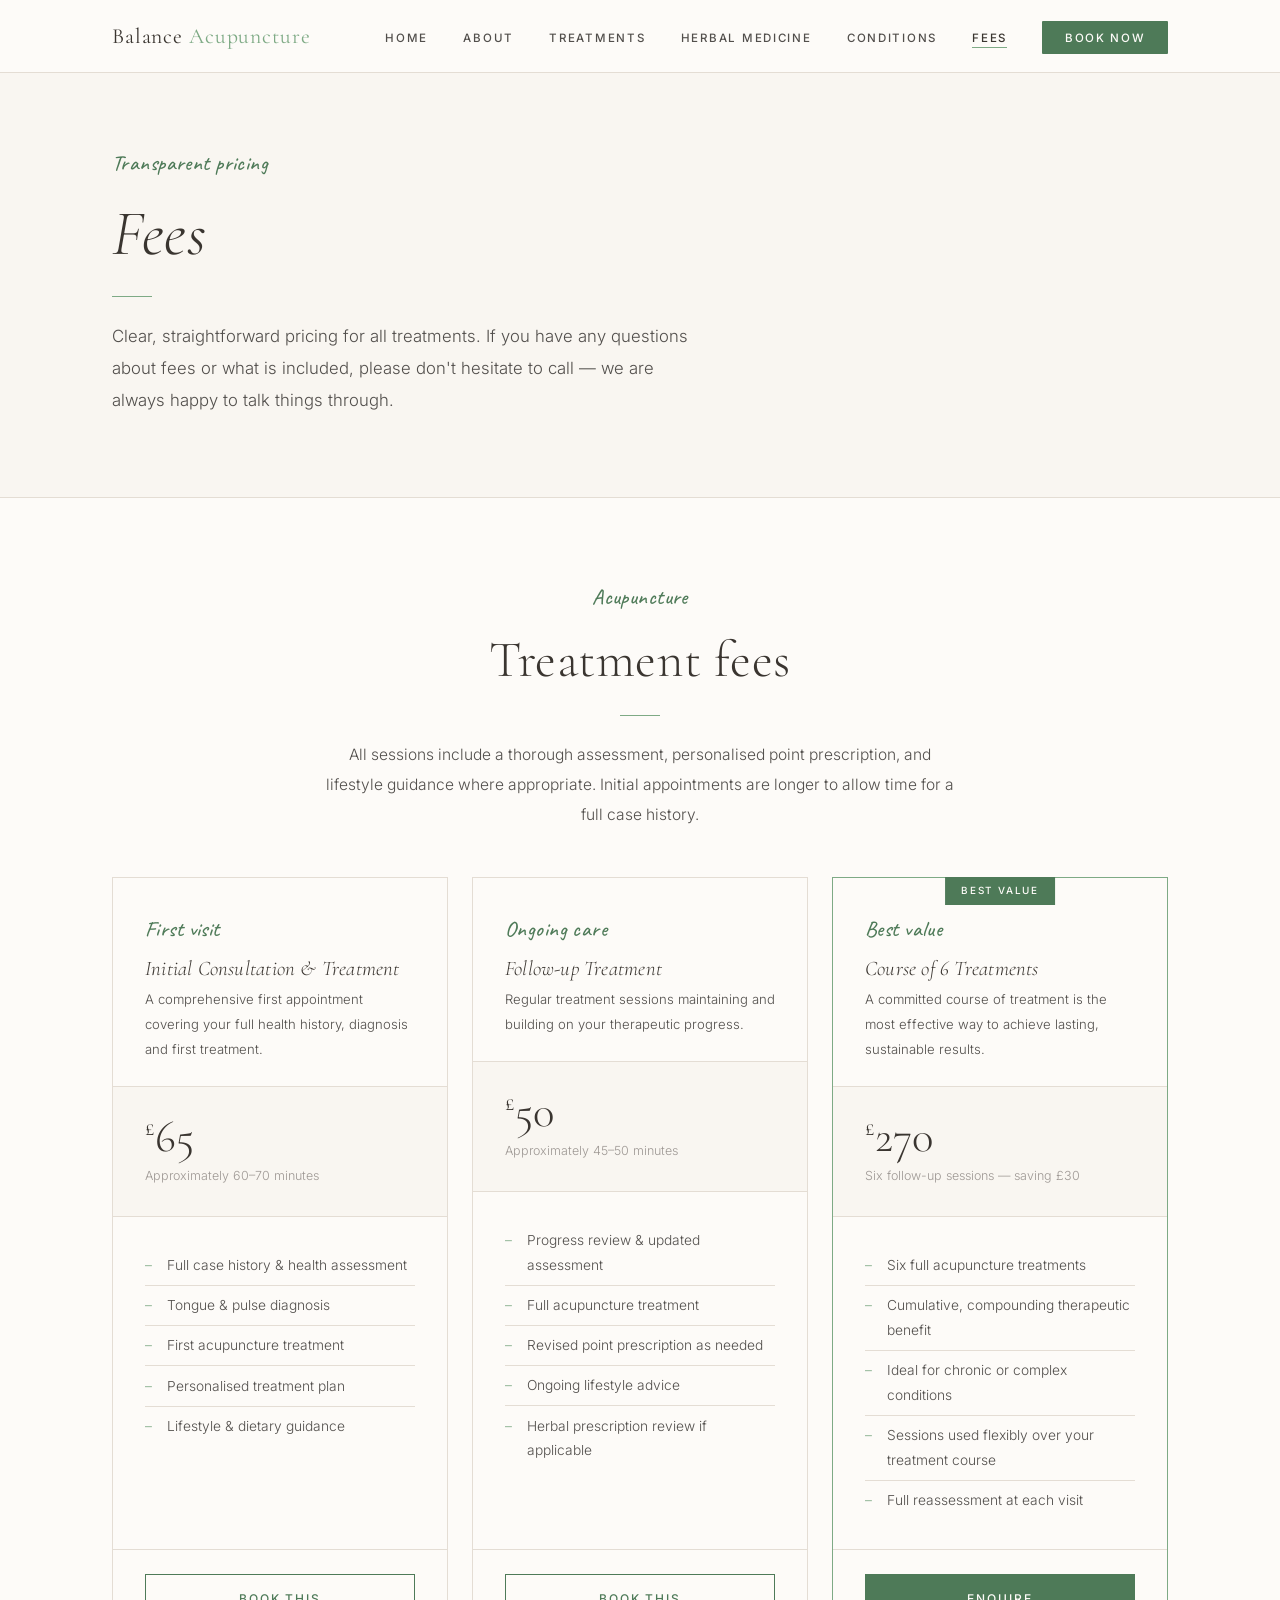
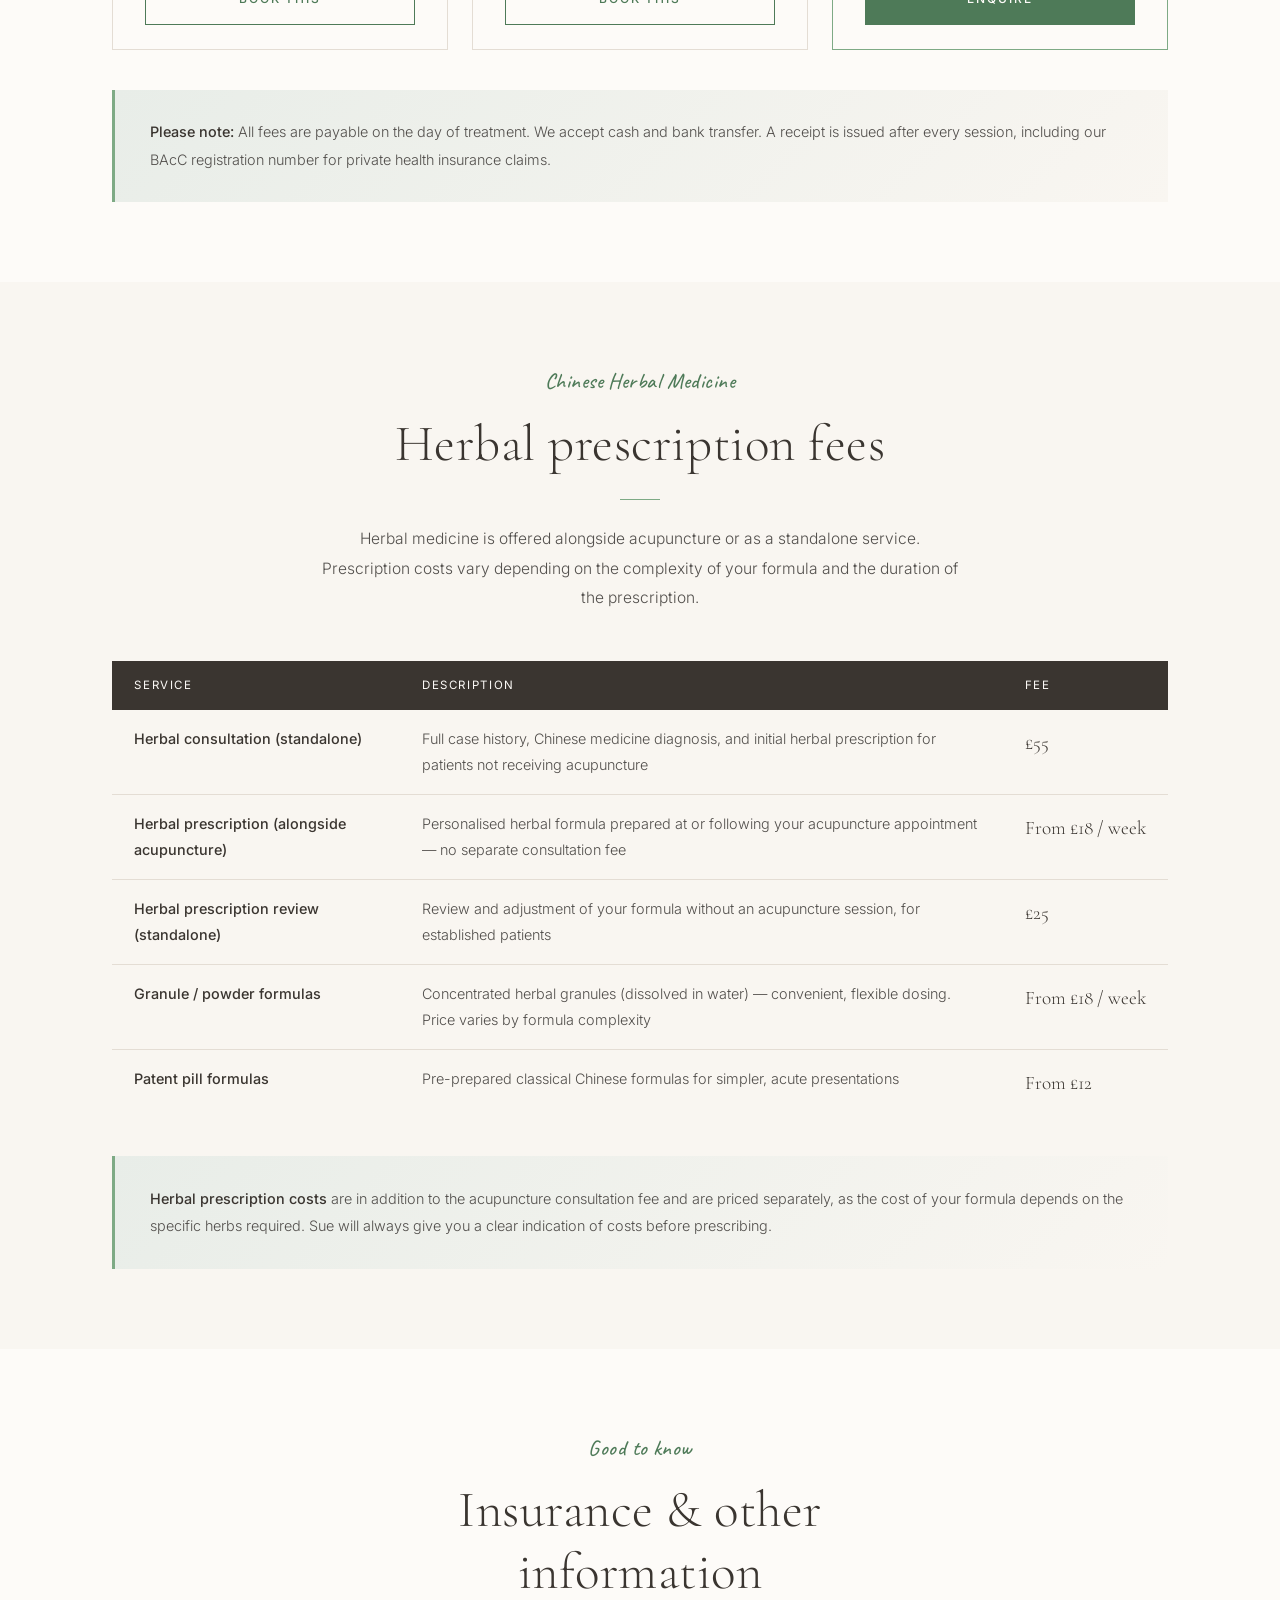
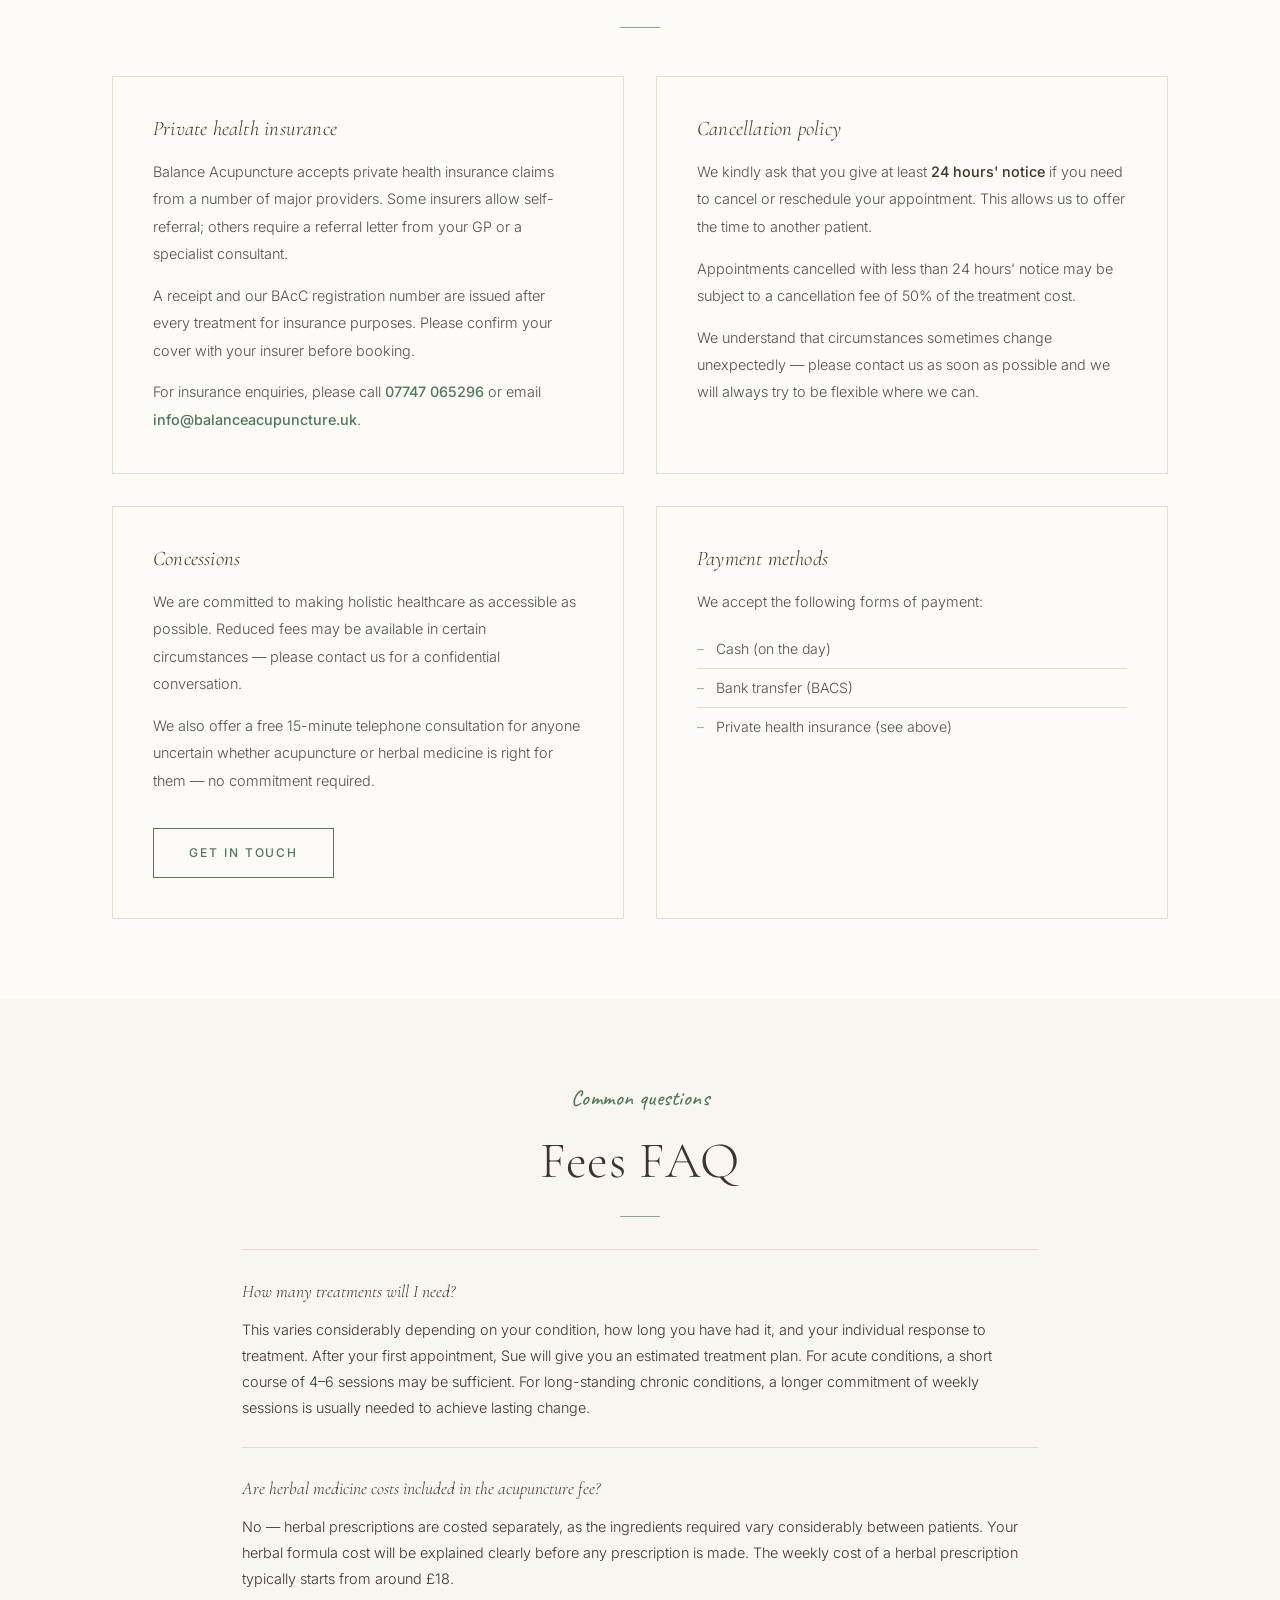
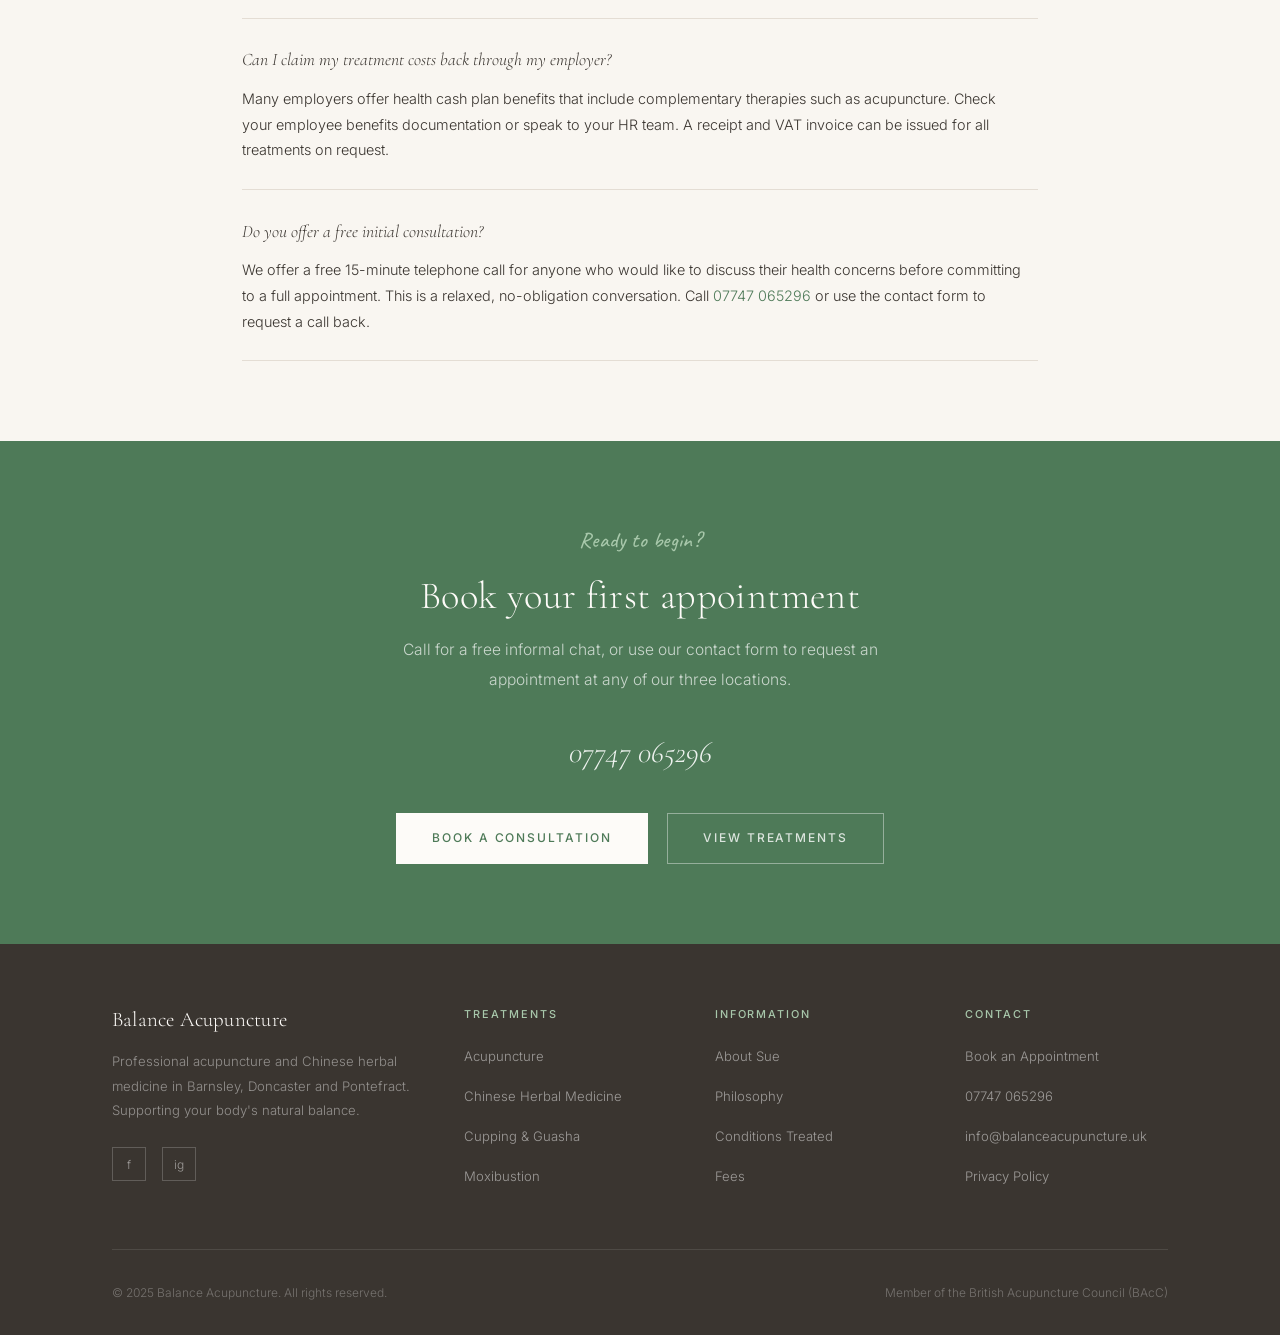
<file: fees.html>
<!DOCTYPE html>
<html lang="en">
<head>
  <meta charset="UTF-8" />
  <meta name="viewport" content="width=device-width, initial-scale=1.0" />
  <title>Fees | Balance Acupuncture</title>
  <meta name="description" content="Transparent pricing for acupuncture and Chinese herbal medicine at Balance Acupuncture — Barnsley, Doncaster and Pontefract." />
  <link rel="preconnect" href="https://fonts.googleapis.com" />
  <link rel="preconnect" href="https://fonts.gstatic.com" crossorigin />
  <link href="https://fonts.googleapis.com/css2?family=Cormorant+Garamond:ital,wght@0,300;0,400;0,500;1,300;1,400&family=Inter:wght@300;400;500&display=swap" rel="stylesheet" />
  <link rel="stylesheet" href="style.css" />
  <style>
    /* ── Fees-page layout ── */

    /* Pricing card grid */
    .pricing-grid {
      display: grid;
      grid-template-columns: repeat(3, 1fr);
      gap: 1.5rem;
      margin-top: 1rem;
    }

    .pricing-card {
      border: 1px solid var(--border);
      background: var(--warm-white);
      display: flex;
      flex-direction: column;
      transition: box-shadow 0.3s, transform 0.3s;
    }
    .pricing-card:hover {
      box-shadow: 0 8px 32px rgba(58,53,48,0.08);
      transform: translateY(-2px);
    }
    .pricing-card--featured {
      border-color: var(--sage);
      position: relative;
    }
    .pricing-card--featured::before {
      content: 'Best Value';
      position: absolute;
      top: -1px; left: 50%;
      transform: translateX(-50%);
      background: var(--sage-dark);
      color: var(--warm-white);
      font-size: 0.62rem;
      font-weight: 500;
      letter-spacing: 0.18em;
      text-transform: uppercase;
      padding: 0.3rem 1rem;
      white-space: nowrap;
    }

    .card-header {
      padding: 2rem 2rem 1.5rem;
      border-bottom: 1px solid var(--border);
    }
    .card-header .eyebrow { margin-bottom: 0.5rem; }
    .card-header h3 {
      font-size: 1.3rem;
      font-style: italic;
      margin-bottom: 0.3rem;
    }
    .card-header p { font-size: 0.82rem; }

    .card-price {
      padding: 1.8rem 2rem;
      border-bottom: 1px solid var(--border);
      background: var(--cream);
    }
    .price-amount {
      font-family: var(--font-serif);
      font-size: 2.8rem;
      font-weight: 300;
      color: var(--charcoal);
      line-height: 1;
    }
    .price-amount sup {
      font-size: 1.4rem;
      vertical-align: super;
    }
    .price-note {
      font-size: 0.78rem;
      color: var(--light-grey);
      margin-top: 0.3rem;
      display: block;
    }

    .card-includes {
      padding: 1.8rem 2rem;
      flex: 1;
    }
    .card-includes ul {
      list-style: none;
    }
    .card-includes ul li {
      font-size: 0.86rem;
      color: var(--mid-grey);
      padding: 0.45rem 0;
      padding-left: 1.4rem;
      position: relative;
      border-bottom: 1px solid var(--border);
    }
    .card-includes ul li:last-child { border-bottom: none; }
    .card-includes ul li::before {
      content: '–';
      position: absolute;
      left: 0;
      color: var(--sage);
    }

    .card-footer {
      padding: 1.5rem 2rem;
      border-top: 1px solid var(--border);
    }
    .card-footer .btn { width: 100%; text-align: center; display: block; }

    /* Herbal pricing table */
    .fees-table {
      width: 100%;
      border-collapse: collapse;
      margin-top: 2rem;
    }
    .fees-table th {
      background: var(--charcoal);
      color: var(--warm-white);
      padding: 0.9rem 1.4rem;
      text-align: left;
      font-size: 0.72rem;
      letter-spacing: 0.14em;
      text-transform: uppercase;
      font-weight: 400;
      font-family: var(--font-sans);
    }
    .fees-table td {
      padding: 1rem 1.4rem;
      border-bottom: 1px solid var(--border);
      font-size: 0.9rem;
      color: var(--mid-grey);
      vertical-align: top;
    }
    .fees-table tr:last-child td { border-bottom: none; }
    .fees-table tr:nth-child(even) td { background: var(--cream); }
    .fees-table td:last-child {
      font-family: var(--font-serif);
      font-size: 1.2rem;
      color: var(--charcoal);
      white-space: nowrap;
    }

    /* Insurance / info row */
    .info-grid {
      display: grid;
      grid-template-columns: 1fr 1fr;
      gap: 2rem;
      margin-top: 1rem;
    }
    .info-card {
      padding: 2.5rem;
      border: 1px solid var(--border);
      background: var(--warm-white);
    }
    .info-card h3 {
      font-size: 1.3rem;
      font-style: italic;
      margin-bottom: 1rem;
    }
    .info-card p { font-size: 0.9rem; margin-bottom: 0.9rem; }
    .info-card p:last-child { margin-bottom: 0; }
    .info-card a { color: var(--sage-dark); font-weight: 500; }
    .info-card a:hover { color: var(--sage); }

    /* FAQ strip */
    .faq-list { margin-top: 2rem; }
    .faq-item {
      border-bottom: 1px solid var(--border);
      padding: 1.6rem 0;
    }
    .faq-item:first-child { border-top: 1px solid var(--border); }
    .faq-q {
      font-family: var(--font-serif);
      font-size: 1.1rem;
      font-style: italic;
      color: var(--charcoal);
      margin-bottom: 0.6rem;
    }
    .faq-a { font-size: 0.9rem; max-width: 780px; }

    /* Note box */
    .notice {
      background: linear-gradient(135deg, #e8ede8 0%, var(--cream) 100%);
      border-left: 3px solid var(--sage);
      padding: 1.8rem 2.2rem;
      margin-top: 2.5rem;
    }
    .notice p { font-size: 0.9rem; }
    .notice strong { color: var(--charcoal); font-weight: 500; }

    @media (max-width: 900px) {
      .pricing-grid { grid-template-columns: 1fr; }
      .info-grid    { grid-template-columns: 1fr; }
    }
  </style>
</head>
<body>

<!-- Navigation -->
<header class="site-header" id="site-header">
  <nav class="nav-inner">
    <a href="index.html" class="nav-logo">Balance <span>Acupuncture</span></a>
    <ul class="nav-links" id="nav-links">
      <li><a href="index.html">Home</a></li>
      <li><a href="about.html">About</a></li>
      <li><a href="services.html">Treatments</a></li>
      <li><a href="herbal.html">Herbal Medicine</a></li>
      <li><a href="conditions.html">Conditions</a></li>
      <li><a href="fees.html" class="active">Fees</a></li>
      <li><a href="contact.html" class="nav-cta">Book Now</a></li>
    </ul>
    <button class="nav-toggle" id="nav-toggle" aria-label="Toggle menu">
      <span></span><span></span><span></span>
    </button>
  </nav>
</header>

<!-- Page Hero -->
<section class="page-hero">
  <div class="container">
    <span class="eyebrow">Transparent pricing</span>
    <h1>Fees</h1>
    <div class="divider divider--left"></div>
    <p>Clear, straightforward pricing for all treatments. If you have any questions about fees or what is included, please don't hesitate to call — we are always happy to talk things through.</p>
  </div>
</section>

<!-- Acupuncture pricing -->
<section class="section">
  <div class="container">
    <div class="text-center" style="max-width:640px; margin:0 auto 3rem;">
      <span class="eyebrow">Acupuncture</span>
      <h2>Treatment fees</h2>
      <div class="divider"></div>
      <p>All sessions include a thorough assessment, personalised point prescription, and lifestyle guidance where appropriate. Initial appointments are longer to allow time for a full case history.</p>
    </div>

    <div class="pricing-grid">

      <!-- Initial consultation -->
      <div class="pricing-card">
        <div class="card-header">
          <span class="eyebrow">First visit</span>
          <h3>Initial Consultation & Treatment</h3>
          <p>A comprehensive first appointment covering your full health history, diagnosis and first treatment.</p>
        </div>
        <div class="card-price">
          <div class="price-amount"><sup>£</sup>65</div>
          <span class="price-note">Approximately 60–70 minutes</span>
        </div>
        <div class="card-includes">
          <ul>
            <li>Full case history & health assessment</li>
            <li>Tongue & pulse diagnosis</li>
            <li>First acupuncture treatment</li>
            <li>Personalised treatment plan</li>
            <li>Lifestyle & dietary guidance</li>
          </ul>
        </div>
        <div class="card-footer">
          <a href="contact.html" class="btn btn--sage">Book This</a>
        </div>
      </div>

      <!-- Follow-up -->
      <div class="pricing-card">
        <div class="card-header">
          <span class="eyebrow">Ongoing care</span>
          <h3>Follow-up Treatment</h3>
          <p>Regular treatment sessions maintaining and building on your therapeutic progress.</p>
        </div>
        <div class="card-price">
          <div class="price-amount"><sup>£</sup>50</div>
          <span class="price-note">Approximately 45–50 minutes</span>
        </div>
        <div class="card-includes">
          <ul>
            <li>Progress review & updated assessment</li>
            <li>Full acupuncture treatment</li>
            <li>Revised point prescription as needed</li>
            <li>Ongoing lifestyle advice</li>
            <li>Herbal prescription review if applicable</li>
          </ul>
        </div>
        <div class="card-footer">
          <a href="contact.html" class="btn btn--sage">Book This</a>
        </div>
      </div>

      <!-- Course of 6 -->
      <div class="pricing-card pricing-card--featured">
        <div class="card-header">
          <span class="eyebrow">Best value</span>
          <h3>Course of 6 Treatments</h3>
          <p>A committed course of treatment is the most effective way to achieve lasting, sustainable results.</p>
        </div>
        <div class="card-price">
          <div class="price-amount"><sup>£</sup>270</div>
          <span class="price-note">Six follow-up sessions — saving £30</span>
        </div>
        <div class="card-includes">
          <ul>
            <li>Six full acupuncture treatments</li>
            <li>Cumulative, compounding therapeutic benefit</li>
            <li>Ideal for chronic or complex conditions</li>
            <li>Sessions used flexibly over your treatment course</li>
            <li>Full reassessment at each visit</li>
          </ul>
        </div>
        <div class="card-footer">
          <a href="contact.html" class="btn btn--filled">Enquire</a>
        </div>
      </div>

    </div>

    <div class="notice">
      <p><strong>Please note:</strong> All fees are payable on the day of treatment. We accept cash and bank transfer. A receipt is issued after every session, including our BAcC registration number for private health insurance claims.</p>
    </div>
  </div>
</section>

<!-- Herbal medicine fees -->
<section class="section section--alt">
  <div class="container">
    <div class="text-center" style="max-width:640px; margin:0 auto 3rem;">
      <span class="eyebrow">Chinese Herbal Medicine</span>
      <h2>Herbal prescription fees</h2>
      <div class="divider"></div>
      <p>Herbal medicine is offered alongside acupuncture or as a standalone service. Prescription costs vary depending on the complexity of your formula and the duration of the prescription.</p>
    </div>

    <table class="fees-table">
      <thead>
        <tr>
          <th>Service</th>
          <th>Description</th>
          <th>Fee</th>
        </tr>
      </thead>
      <tbody>
        <tr>
          <td><strong style="color:var(--charcoal); font-weight:500;">Herbal consultation (standalone)</strong></td>
          <td>Full case history, Chinese medicine diagnosis, and initial herbal prescription for patients not receiving acupuncture</td>
          <td>£55</td>
        </tr>
        <tr>
          <td><strong style="color:var(--charcoal); font-weight:500;">Herbal prescription (alongside acupuncture)</strong></td>
          <td>Personalised herbal formula prepared at or following your acupuncture appointment — no separate consultation fee</td>
          <td>From £18 / week</td>
        </tr>
        <tr>
          <td><strong style="color:var(--charcoal); font-weight:500;">Herbal prescription review (standalone)</strong></td>
          <td>Review and adjustment of your formula without an acupuncture session, for established patients</td>
          <td>£25</td>
        </tr>
        <tr>
          <td><strong style="color:var(--charcoal); font-weight:500;">Granule / powder formulas</strong></td>
          <td>Concentrated herbal granules (dissolved in water) — convenient, flexible dosing. Price varies by formula complexity</td>
          <td>From £18 / week</td>
        </tr>
        <tr>
          <td><strong style="color:var(--charcoal); font-weight:500;">Patent pill formulas</strong></td>
          <td>Pre-prepared classical Chinese formulas for simpler, acute presentations</td>
          <td>From £12</td>
        </tr>
      </tbody>
    </table>

    <div class="notice">
      <p><strong>Herbal prescription costs</strong> are in addition to the acupuncture consultation fee and are priced separately, as the cost of your formula depends on the specific herbs required. Sue will always give you a clear indication of costs before prescribing.</p>
    </div>
  </div>
</section>

<!-- Insurance & other info -->
<section class="section">
  <div class="container">
    <div class="text-center" style="max-width:580px; margin:0 auto 3rem;">
      <span class="eyebrow">Good to know</span>
      <h2>Insurance & other information</h2>
      <div class="divider"></div>
    </div>

    <div class="info-grid">
      <div class="info-card">
        <h3>Private health insurance</h3>
        <p>Balance Acupuncture accepts private health insurance claims from a number of major providers. Some insurers allow self-referral; others require a referral letter from your GP or a specialist consultant.</p>
        <p>A receipt and our BAcC registration number are issued after every treatment for insurance purposes. Please confirm your cover with your insurer before booking.</p>
        <p>For insurance enquiries, please call <a href="tel:+447747065296">07747 065296</a> or email <a href="mailto:info@balanceacupuncture.uk">info@balanceacupuncture.uk</a>.</p>
      </div>
      <div class="info-card">
        <h3>Cancellation policy</h3>
        <p>We kindly ask that you give at least <strong style="color:var(--charcoal); font-weight:500;">24 hours' notice</strong> if you need to cancel or reschedule your appointment. This allows us to offer the time to another patient.</p>
        <p>Appointments cancelled with less than 24 hours' notice may be subject to a cancellation fee of 50% of the treatment cost.</p>
        <p>We understand that circumstances sometimes change unexpectedly — please contact us as soon as possible and we will always try to be flexible where we can.</p>
      </div>
      <div class="info-card">
        <h3>Concessions</h3>
        <p>We are committed to making holistic healthcare as accessible as possible. Reduced fees may be available in certain circumstances — please contact us for a confidential conversation.</p>
        <p>We also offer a free 15-minute telephone consultation for anyone uncertain whether acupuncture or herbal medicine is right for them — no commitment required.</p>
        <a href="contact.html" class="btn btn--sage" style="display:inline-block; margin-top:1.2rem;">Get in Touch</a>
      </div>
      <div class="info-card">
        <h3>Payment methods</h3>
        <p>We accept the following forms of payment:</p>
        <ul style="list-style:none; margin-top:0.8rem;">
          <li style="padding:0.4rem 0; border-bottom:1px solid var(--border); font-size:0.88rem; color:var(--mid-grey); padding-left:1.2rem; position:relative;">
            <span style="position:absolute;left:0;color:var(--sage);">–</span> Cash (on the day)
          </li>
          <li style="padding:0.4rem 0; border-bottom:1px solid var(--border); font-size:0.88rem; color:var(--mid-grey); padding-left:1.2rem; position:relative;">
            <span style="position:absolute;left:0;color:var(--sage);">–</span> Bank transfer (BACS)
          </li>
          <li style="padding:0.4rem 0; font-size:0.88rem; color:var(--mid-grey); padding-left:1.2rem; position:relative;">
            <span style="position:absolute;left:0;color:var(--sage);">–</span> Private health insurance (see above)
          </li>
        </ul>
      </div>
    </div>
  </div>
</section>

<!-- FAQ -->
<section class="section section--alt">
  <div class="container" style="max-width:860px;">
    <div class="text-center" style="margin-bottom:1rem;">
      <span class="eyebrow">Common questions</span>
      <h2>Fees FAQ</h2>
      <div class="divider"></div>
    </div>
    <div class="faq-list">
      <div class="faq-item">
        <div class="faq-q">How many treatments will I need?</div>
        <div class="faq-a">This varies considerably depending on your condition, how long you have had it, and your individual response to treatment. After your first appointment, Sue will give you an estimated treatment plan. For acute conditions, a short course of 4–6 sessions may be sufficient. For long-standing chronic conditions, a longer commitment of weekly sessions is usually needed to achieve lasting change.</div>
      </div>
      <div class="faq-item">
        <div class="faq-q">Are herbal medicine costs included in the acupuncture fee?</div>
        <div class="faq-a">No — herbal prescriptions are costed separately, as the ingredients required vary considerably between patients. Your herbal formula cost will be explained clearly before any prescription is made. The weekly cost of a herbal prescription typically starts from around £18.</div>
      </div>
      <div class="faq-item">
        <div class="faq-q">Can I claim my treatment costs back through my employer?</div>
        <div class="faq-a">Many employers offer health cash plan benefits that include complementary therapies such as acupuncture. Check your employee benefits documentation or speak to your HR team. A receipt and VAT invoice can be issued for all treatments on request.</div>
      </div>
      <div class="faq-item">
        <div class="faq-q">Do you offer a free initial consultation?</div>
        <div class="faq-a">We offer a free 15-minute telephone call for anyone who would like to discuss their health concerns before committing to a full appointment. This is a relaxed, no-obligation conversation. Call <a href="tel:+447747065296" style="color:var(--sage-dark);">07747 065296</a> or use the contact form to request a call back.</div>
      </div>
    </div>
  </div>
</section>

<!-- CTA -->
<section class="cta-banner">
  <div class="container">
    <span class="eyebrow">Ready to begin?</span>
    <h2>Book your first appointment</h2>
    <p>Call for a free informal chat, or use our contact form to request an appointment at any of our three locations.</p>
    <a href="tel:+447747065296" class="cta-tel">07747 065296</a>
    <div class="cta-banner-actions">
      <a href="contact.html" class="btn btn--filled" style="background:var(--warm-white); color:var(--sage-dark); border-color:var(--warm-white);">Book a Consultation</a>
      <a href="services.html" class="btn btn--ghost">View Treatments</a>
    </div>
  </div>
</section>

<!-- Footer -->
<footer class="site-footer">
  <div class="container">
    <div class="footer-grid">
      <div class="footer-brand">
        <h3>Balance Acupuncture</h3>
        <p>Professional acupuncture and Chinese herbal medicine in Barnsley, Doncaster and Pontefract. Supporting your body's natural balance.</p>
        <div class="footer-social">
          <a href="https://www.facebook.com/BalanceAcupuntcureYorkshire" target="_blank" rel="noopener" aria-label="Facebook">f</a>
          <a href="https://www.instagram.com/sue.balanceacupuncture/" target="_blank" rel="noopener" aria-label="Instagram">ig</a>
        </div>
      </div>
      <div class="footer-col">
        <h4>Treatments</h4>
        <ul>
          <li><a href="services.html">Acupuncture</a></li>
          <li><a href="herbal.html">Chinese Herbal Medicine</a></li>
          <li><a href="services.html#cupping">Cupping &amp; Guasha</a></li>
          <li><a href="services.html#moxibustion">Moxibustion</a></li>
        </ul>
      </div>
      <div class="footer-col">
        <h4>Information</h4>
        <ul>
          <li><a href="about.html">About Sue</a></li>
          <li><a href="about.html#philosophy">Philosophy</a></li>
          <li><a href="conditions.html">Conditions Treated</a></li>
          <li><a href="fees.html">Fees</a></li>
        </ul>
      </div>
      <div class="footer-col">
        <h4>Contact</h4>
        <ul>
          <li><a href="contact.html">Book an Appointment</a></li>
          <li><a href="tel:+447747065296">07747 065296</a></li>
          <li><a href="mailto:info@balanceacupuncture.uk">info@balanceacupuncture.uk</a></li>
          <li><a href="privacy.html">Privacy Policy</a></li>
        </ul>
      </div>
    </div>
    <div class="footer-bottom">
      <span>© 2025 Balance Acupuncture. All rights reserved.</span>
      <span>Member of the British Acupuncture Council (BAcC)</span>
    </div>
  </div>
</footer>

<script>
  const header = document.getElementById('site-header');
  window.addEventListener('scroll', () => header.classList.toggle('scrolled', window.scrollY > 20));
  document.getElementById('nav-toggle').addEventListener('click', () => {
    document.getElementById('nav-links').classList.toggle('open');
  });
</script>
</body>
</html>
</file>
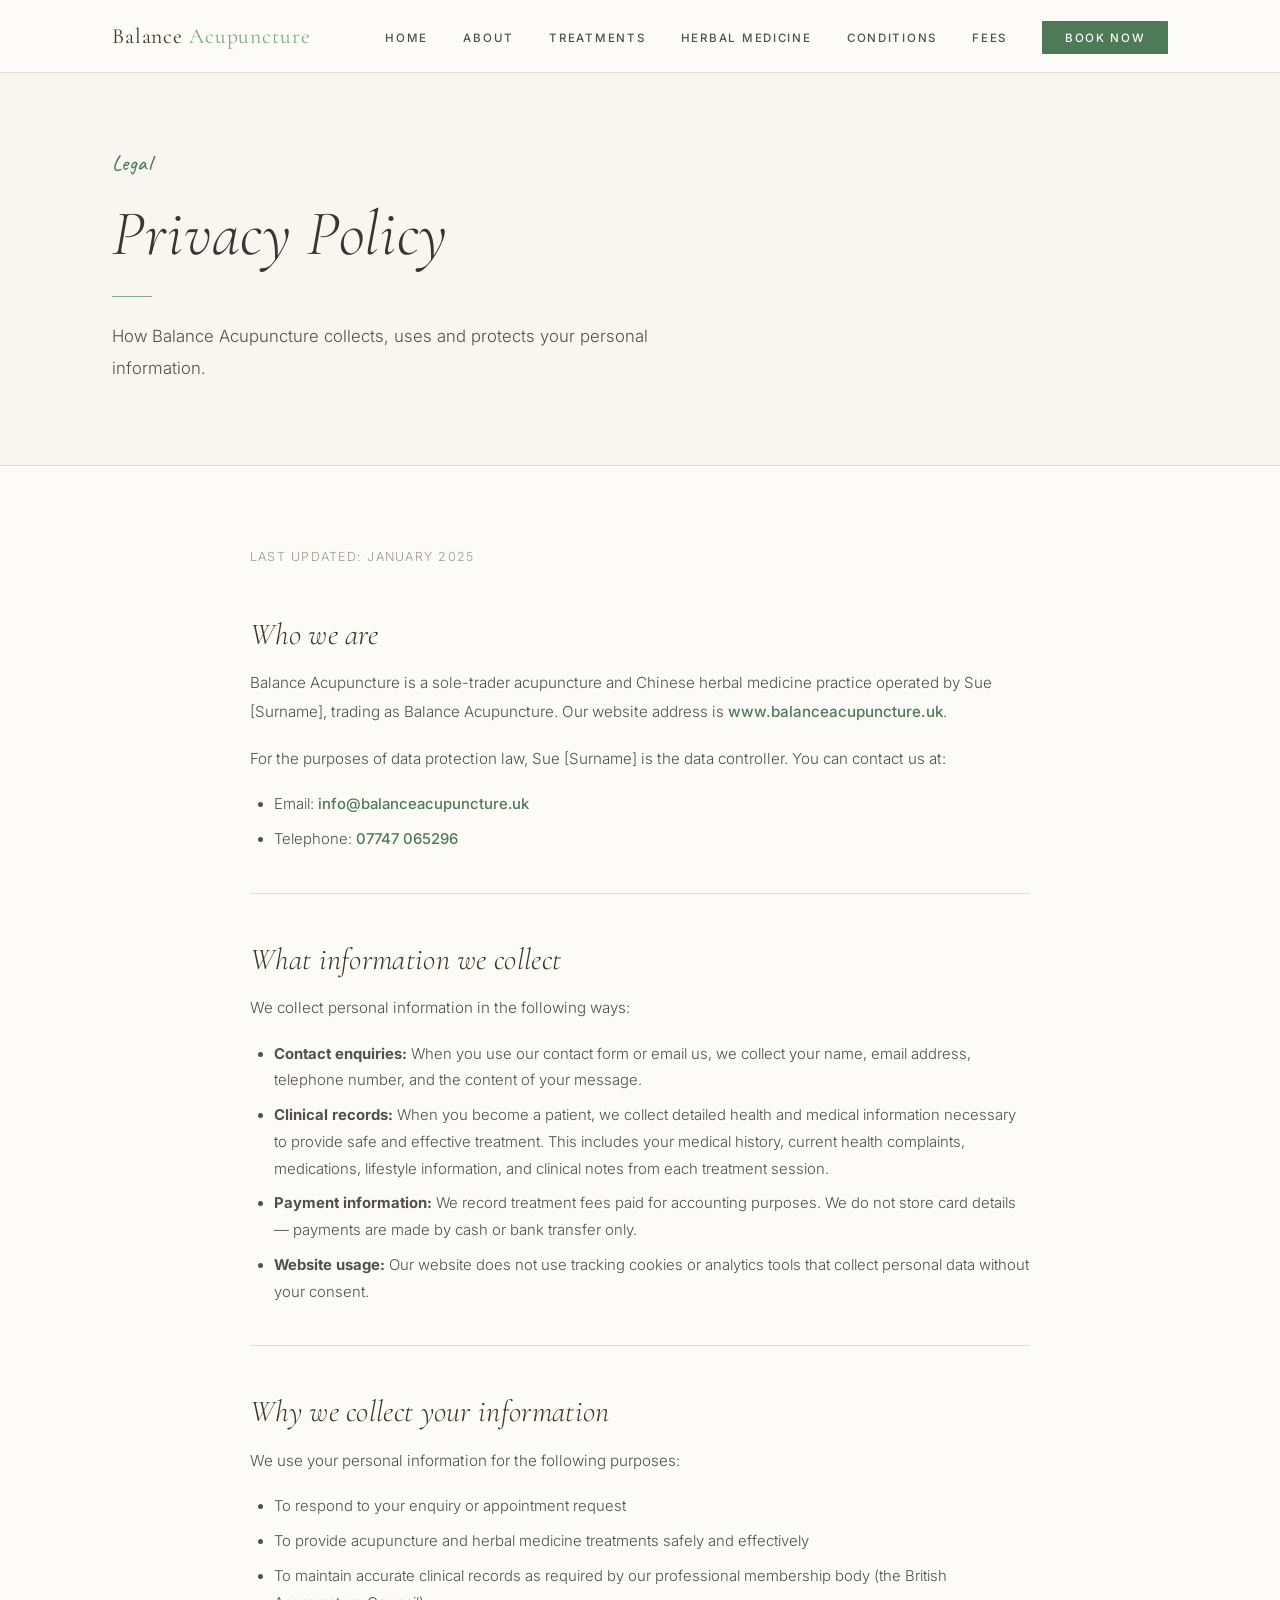
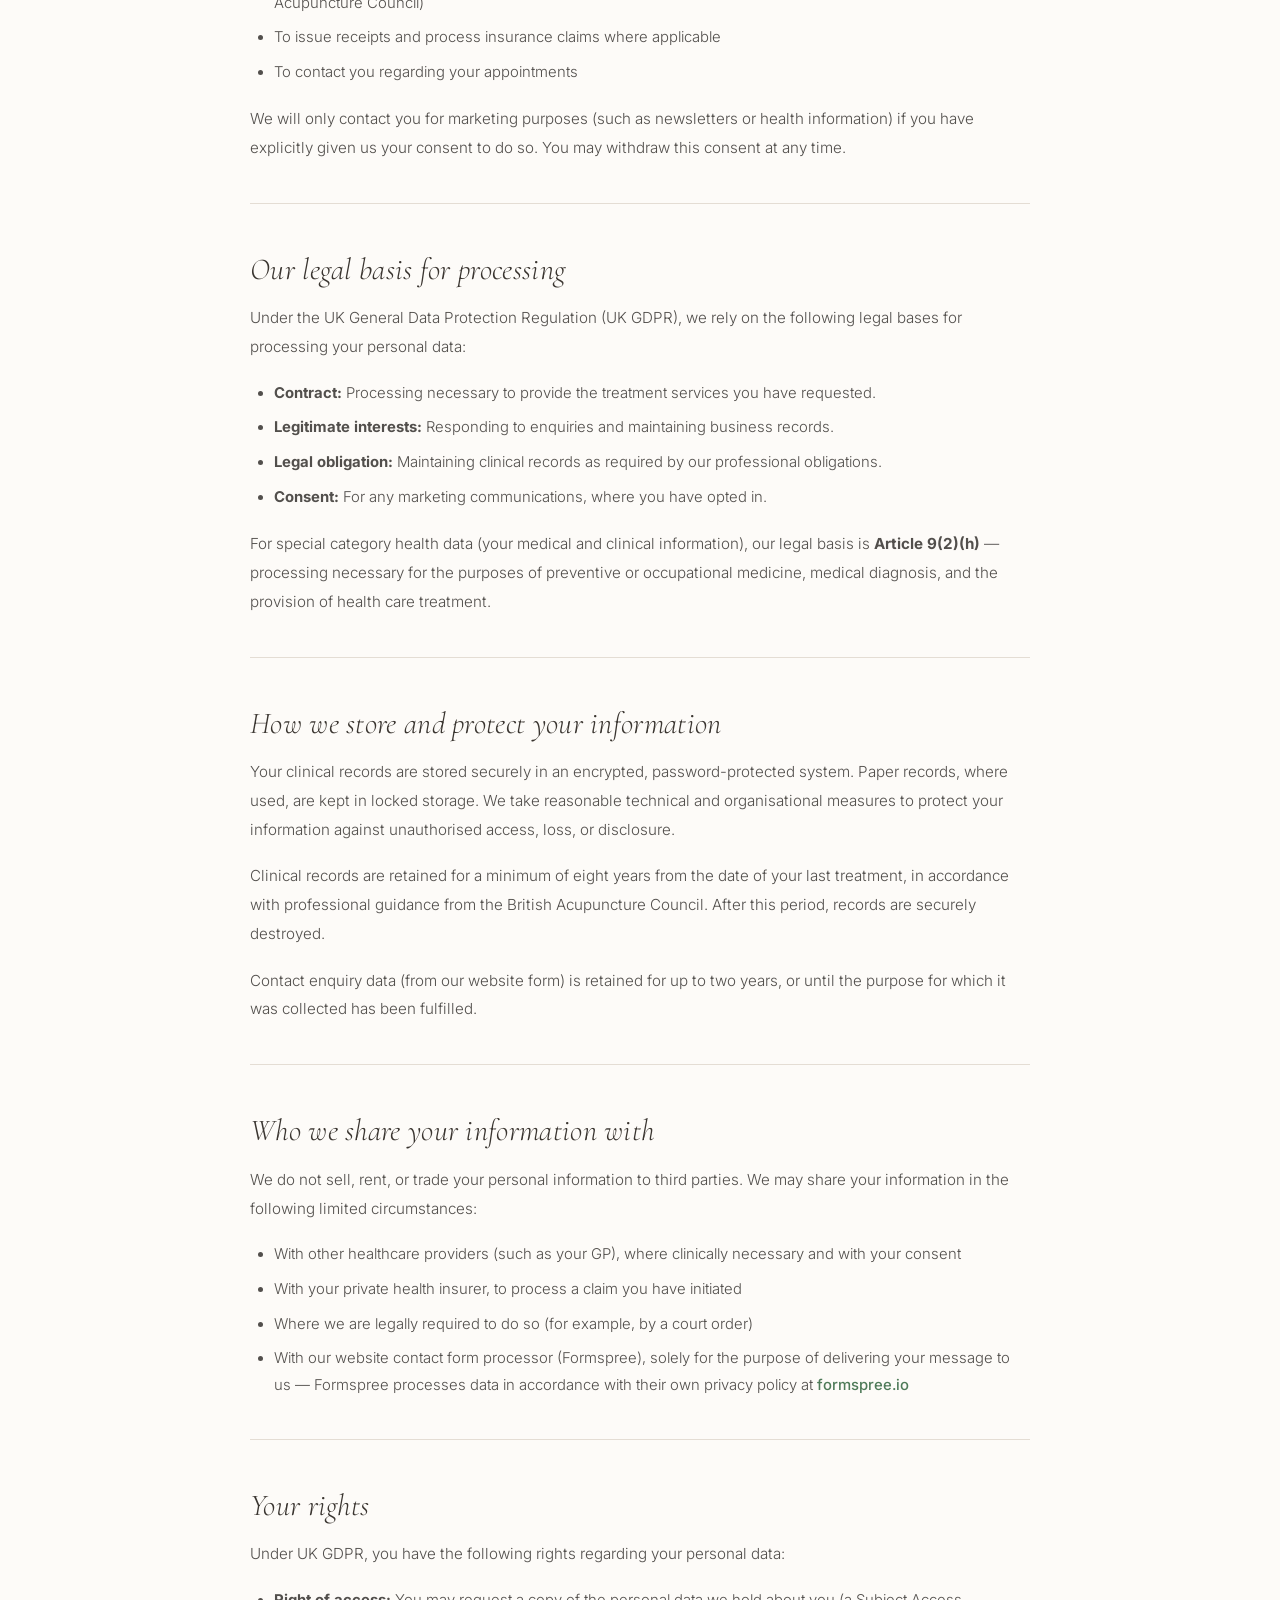
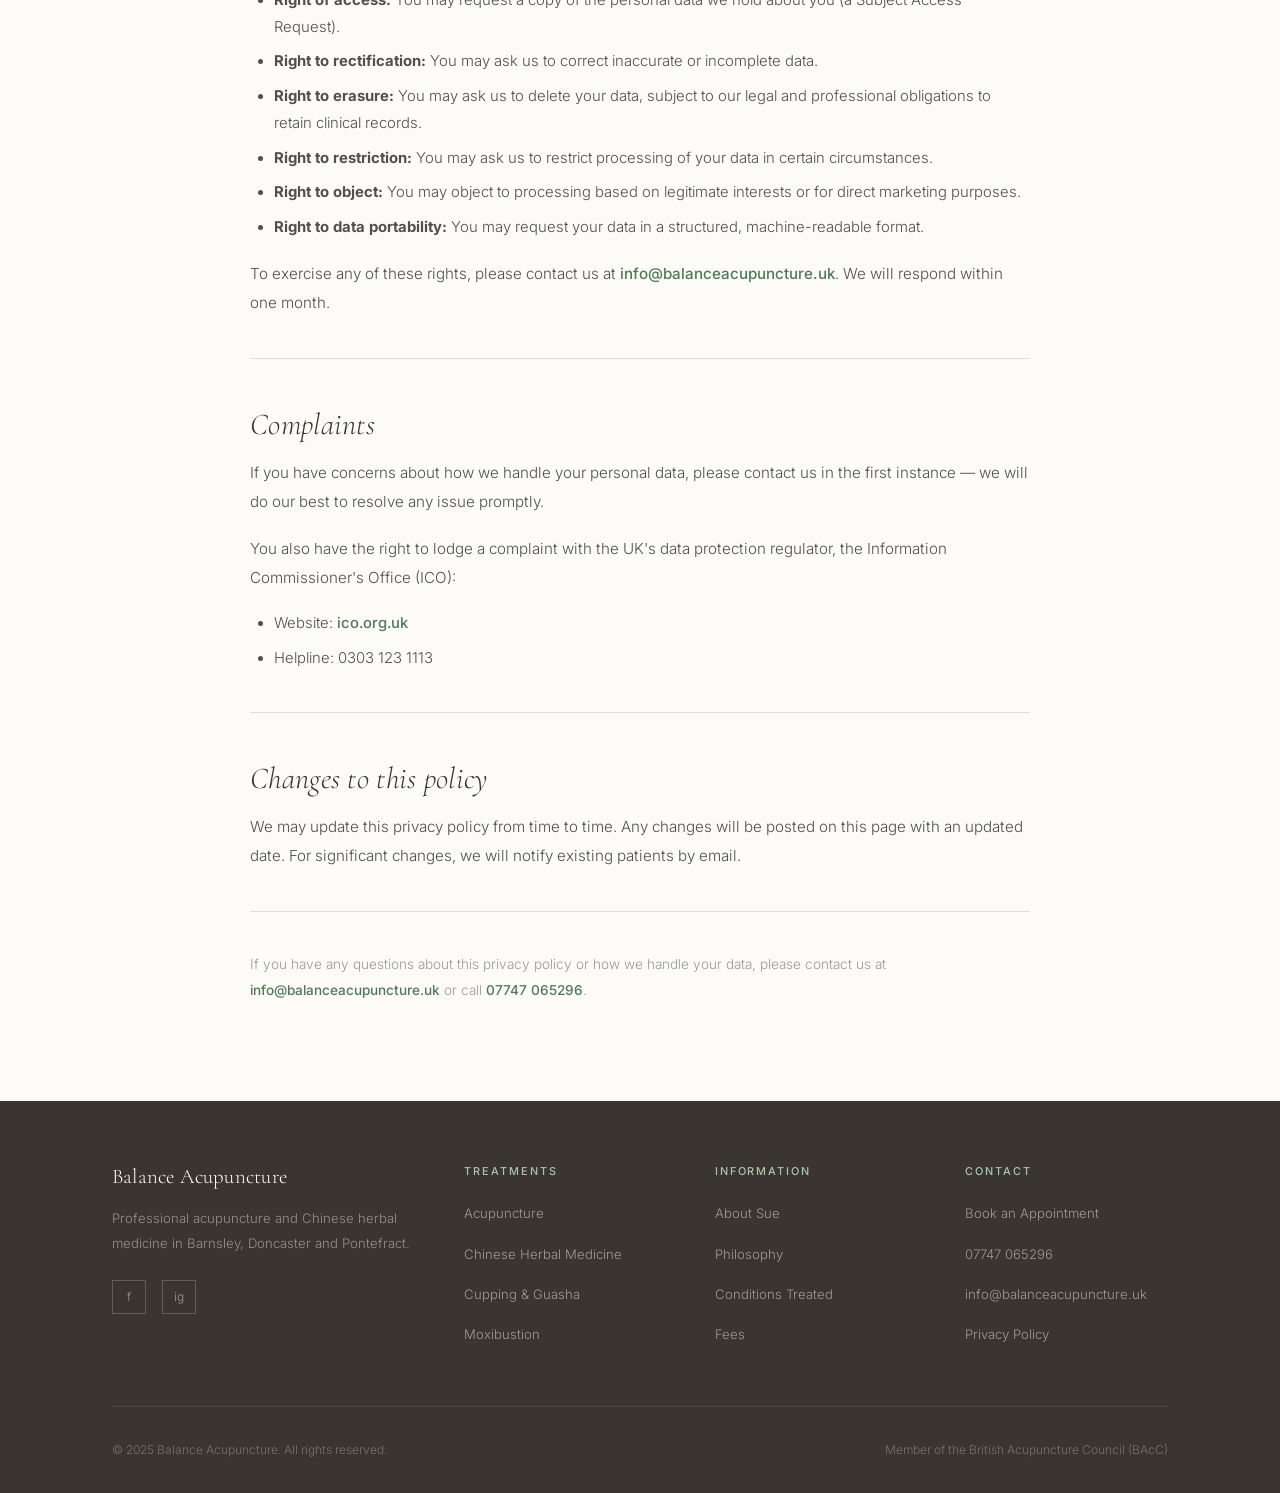
<file: privacy.html>
<!DOCTYPE html>
<html lang="en">
<head>
  <meta charset="UTF-8" />
  <meta name="viewport" content="width=device-width, initial-scale=1.0" />
  <title>Privacy Policy | Balance Acupuncture</title>
  <meta name="description" content="Privacy policy for Balance Acupuncture — how we collect, use and protect your personal information." />
  <link rel="preconnect" href="https://fonts.googleapis.com" />
  <link rel="preconnect" href="https://fonts.gstatic.com" crossorigin />
  <link href="https://fonts.googleapis.com/css2?family=Cormorant+Garamond:ital,wght@0,300;0,400;0,500;1,300;1,400&family=Inter:wght@300;400;500&display=swap" rel="stylesheet" />
  <link rel="stylesheet" href="style.css" />
  <style>
    .prose-wrap {
      max-width: 780px;
      margin: 0 auto;
    }
    .prose-wrap h2 {
      font-size: clamp(1.4rem, 2.5vw, 1.9rem);
      margin: 3rem 0 1rem;
      font-style: italic;
    }
    .prose-wrap h2:first-of-type { margin-top: 0; }
    .prose-wrap p  { margin-bottom: 1.1rem; font-size: 0.95rem; }
    .prose-wrap ul {
      margin: 0.8rem 0 1.2rem 1.5rem;
      color: var(--mid-grey);
    }
    .prose-wrap ul li { margin-bottom: 0.5rem; font-size: 0.93rem; line-height: 1.8; }
    .prose-wrap a { color: var(--sage-dark); font-weight: 500; }
    .prose-wrap a:hover { color: var(--sage); }
    .last-updated {
      font-size: 0.78rem;
      color: var(--light-grey);
      letter-spacing: 0.1em;
      text-transform: uppercase;
      margin-bottom: 3rem;
      display: block;
    }
    .policy-divider {
      width: 100%;
      height: 1px;
      background: var(--border);
      margin: 2.5rem 0;
    }
  </style>
</head>
<body>

<header class="site-header" id="site-header">
  <nav class="nav-inner">
    <a href="index.html" class="nav-logo">Balance <span>Acupuncture</span></a>
    <ul class="nav-links" id="nav-links">
      <li><a href="index.html">Home</a></li>
      <li><a href="about.html">About</a></li>
      <li><a href="services.html">Treatments</a></li>
      <li><a href="herbal.html">Herbal Medicine</a></li>
      <li><a href="conditions.html">Conditions</a></li>
      <li><a href="fees.html">Fees</a></li>
      <li><a href="contact.html" class="nav-cta">Book Now</a></li>
    </ul>
    <button class="nav-toggle" id="nav-toggle" aria-label="Toggle menu">
      <span></span><span></span><span></span>
    </button>
  </nav>
</header>

<section class="page-hero">
  <div class="container">
    <span class="eyebrow">Legal</span>
    <h1>Privacy Policy</h1>
    <div class="divider divider--left"></div>
    <p>How Balance Acupuncture collects, uses and protects your personal information.</p>
  </div>
</section>

<section class="section">
  <div class="container">
    <div class="prose-wrap">
      <span class="last-updated">Last updated: January 2025</span>

      <h2>Who we are</h2>
      <p>Balance Acupuncture is a sole-trader acupuncture and Chinese herbal medicine practice operated by Sue [Surname], trading as Balance Acupuncture. Our website address is <a href="https://www.balanceacupuncture.uk">www.balanceacupuncture.uk</a>.</p>
      <p>For the purposes of data protection law, Sue [Surname] is the data controller. You can contact us at:</p>
      <ul>
        <li>Email: <a href="mailto:info@balanceacupuncture.uk">info@balanceacupuncture.uk</a></li>
        <li>Telephone: <a href="tel:+447747065296">07747 065296</a></li>
      </ul>

      <div class="policy-divider"></div>

      <h2>What information we collect</h2>
      <p>We collect personal information in the following ways:</p>
      <ul>
        <li><strong>Contact enquiries:</strong> When you use our contact form or email us, we collect your name, email address, telephone number, and the content of your message.</li>
        <li><strong>Clinical records:</strong> When you become a patient, we collect detailed health and medical information necessary to provide safe and effective treatment. This includes your medical history, current health complaints, medications, lifestyle information, and clinical notes from each treatment session.</li>
        <li><strong>Payment information:</strong> We record treatment fees paid for accounting purposes. We do not store card details — payments are made by cash or bank transfer only.</li>
        <li><strong>Website usage:</strong> Our website does not use tracking cookies or analytics tools that collect personal data without your consent.</li>
      </ul>

      <div class="policy-divider"></div>

      <h2>Why we collect your information</h2>
      <p>We use your personal information for the following purposes:</p>
      <ul>
        <li>To respond to your enquiry or appointment request</li>
        <li>To provide acupuncture and herbal medicine treatments safely and effectively</li>
        <li>To maintain accurate clinical records as required by our professional membership body (the British Acupuncture Council)</li>
        <li>To issue receipts and process insurance claims where applicable</li>
        <li>To contact you regarding your appointments</li>
      </ul>
      <p>We will only contact you for marketing purposes (such as newsletters or health information) if you have explicitly given us your consent to do so. You may withdraw this consent at any time.</p>

      <div class="policy-divider"></div>

      <h2>Our legal basis for processing</h2>
      <p>Under the UK General Data Protection Regulation (UK GDPR), we rely on the following legal bases for processing your personal data:</p>
      <ul>
        <li><strong>Contract:</strong> Processing necessary to provide the treatment services you have requested.</li>
        <li><strong>Legitimate interests:</strong> Responding to enquiries and maintaining business records.</li>
        <li><strong>Legal obligation:</strong> Maintaining clinical records as required by our professional obligations.</li>
        <li><strong>Consent:</strong> For any marketing communications, where you have opted in.</li>
      </ul>
      <p>For special category health data (your medical and clinical information), our legal basis is <strong>Article 9(2)(h)</strong> — processing necessary for the purposes of preventive or occupational medicine, medical diagnosis, and the provision of health care treatment.</p>

      <div class="policy-divider"></div>

      <h2>How we store and protect your information</h2>
      <p>Your clinical records are stored securely in an encrypted, password-protected system. Paper records, where used, are kept in locked storage. We take reasonable technical and organisational measures to protect your information against unauthorised access, loss, or disclosure.</p>
      <p>Clinical records are retained for a minimum of eight years from the date of your last treatment, in accordance with professional guidance from the British Acupuncture Council. After this period, records are securely destroyed.</p>
      <p>Contact enquiry data (from our website form) is retained for up to two years, or until the purpose for which it was collected has been fulfilled.</p>

      <div class="policy-divider"></div>

      <h2>Who we share your information with</h2>
      <p>We do not sell, rent, or trade your personal information to third parties. We may share your information in the following limited circumstances:</p>
      <ul>
        <li>With other healthcare providers (such as your GP), where clinically necessary and with your consent</li>
        <li>With your private health insurer, to process a claim you have initiated</li>
        <li>Where we are legally required to do so (for example, by a court order)</li>
        <li>With our website contact form processor (Formspree), solely for the purpose of delivering your message to us — Formspree processes data in accordance with their own privacy policy at <a href="https://formspree.io/legal/privacy-policy" target="_blank" rel="noopener">formspree.io</a></li>
      </ul>

      <div class="policy-divider"></div>

      <h2>Your rights</h2>
      <p>Under UK GDPR, you have the following rights regarding your personal data:</p>
      <ul>
        <li><strong>Right of access:</strong> You may request a copy of the personal data we hold about you (a Subject Access Request).</li>
        <li><strong>Right to rectification:</strong> You may ask us to correct inaccurate or incomplete data.</li>
        <li><strong>Right to erasure:</strong> You may ask us to delete your data, subject to our legal and professional obligations to retain clinical records.</li>
        <li><strong>Right to restriction:</strong> You may ask us to restrict processing of your data in certain circumstances.</li>
        <li><strong>Right to object:</strong> You may object to processing based on legitimate interests or for direct marketing purposes.</li>
        <li><strong>Right to data portability:</strong> You may request your data in a structured, machine-readable format.</li>
      </ul>
      <p>To exercise any of these rights, please contact us at <a href="mailto:info@balanceacupuncture.uk">info@balanceacupuncture.uk</a>. We will respond within one month.</p>

      <div class="policy-divider"></div>

      <h2>Complaints</h2>
      <p>If you have concerns about how we handle your personal data, please contact us in the first instance — we will do our best to resolve any issue promptly.</p>
      <p>You also have the right to lodge a complaint with the UK's data protection regulator, the Information Commissioner's Office (ICO):</p>
      <ul>
        <li>Website: <a href="https://ico.org.uk" target="_blank" rel="noopener">ico.org.uk</a></li>
        <li>Helpline: 0303 123 1113</li>
      </ul>

      <div class="policy-divider"></div>

      <h2>Changes to this policy</h2>
      <p>We may update this privacy policy from time to time. Any changes will be posted on this page with an updated date. For significant changes, we will notify existing patients by email.</p>

      <div class="policy-divider"></div>

      <p style="font-size:0.85rem; color:var(--light-grey);">
        If you have any questions about this privacy policy or how we handle your data, please contact us at <a href="mailto:info@balanceacupuncture.uk" style="color:var(--sage-dark);">info@balanceacupuncture.uk</a> or call <a href="tel:+447747065296" style="color:var(--sage-dark);">07747 065296</a>.
      </p>
    </div>
  </div>
</section>

<footer class="site-footer">
  <div class="container">
    <div class="footer-grid">
      <div class="footer-brand">
        <h3>Balance Acupuncture</h3>
        <p>Professional acupuncture and Chinese herbal medicine in Barnsley, Doncaster and Pontefract.</p>
        <div class="footer-social">
          <a href="https://www.facebook.com/BalanceAcupuntcureYorkshire" target="_blank" rel="noopener" aria-label="Facebook">f</a>
          <a href="https://www.instagram.com/sue.balanceacupuncture/" target="_blank" rel="noopener" aria-label="Instagram">ig</a>
        </div>
      </div>
      <div class="footer-col">
        <h4>Treatments</h4>
        <ul>
          <li><a href="services.html">Acupuncture</a></li>
          <li><a href="herbal.html">Chinese Herbal Medicine</a></li>
          <li><a href="services.html#cupping">Cupping &amp; Guasha</a></li>
          <li><a href="services.html#moxibustion">Moxibustion</a></li>
        </ul>
      </div>
      <div class="footer-col">
        <h4>Information</h4>
        <ul>
          <li><a href="about.html">About Sue</a></li>
          <li><a href="about.html#philosophy">Philosophy</a></li>
          <li><a href="conditions.html">Conditions Treated</a></li>
          <li><a href="fees.html">Fees</a></li>
        </ul>
      </div>
      <div class="footer-col">
        <h4>Contact</h4>
        <ul>
          <li><a href="contact.html">Book an Appointment</a></li>
          <li><a href="tel:+447747065296">07747 065296</a></li>
          <li><a href="mailto:info@balanceacupuncture.uk">info@balanceacupuncture.uk</a></li>
          <li><a href="privacy.html">Privacy Policy</a></li>
        </ul>
      </div>
    </div>
    <div class="footer-bottom">
      <span>© 2025 Balance Acupuncture. All rights reserved.</span>
      <span>Member of the British Acupuncture Council (BAcC)</span>
    </div>
  </div>
</footer>

<script>
  const header = document.getElementById('site-header');
  window.addEventListener('scroll', () => header.classList.toggle('scrolled', window.scrollY > 20));
  document.getElementById('nav-toggle').addEventListener('click', () => {
    document.getElementById('nav-links').classList.toggle('open');
  });
</script>
</body>
</html>
</file>
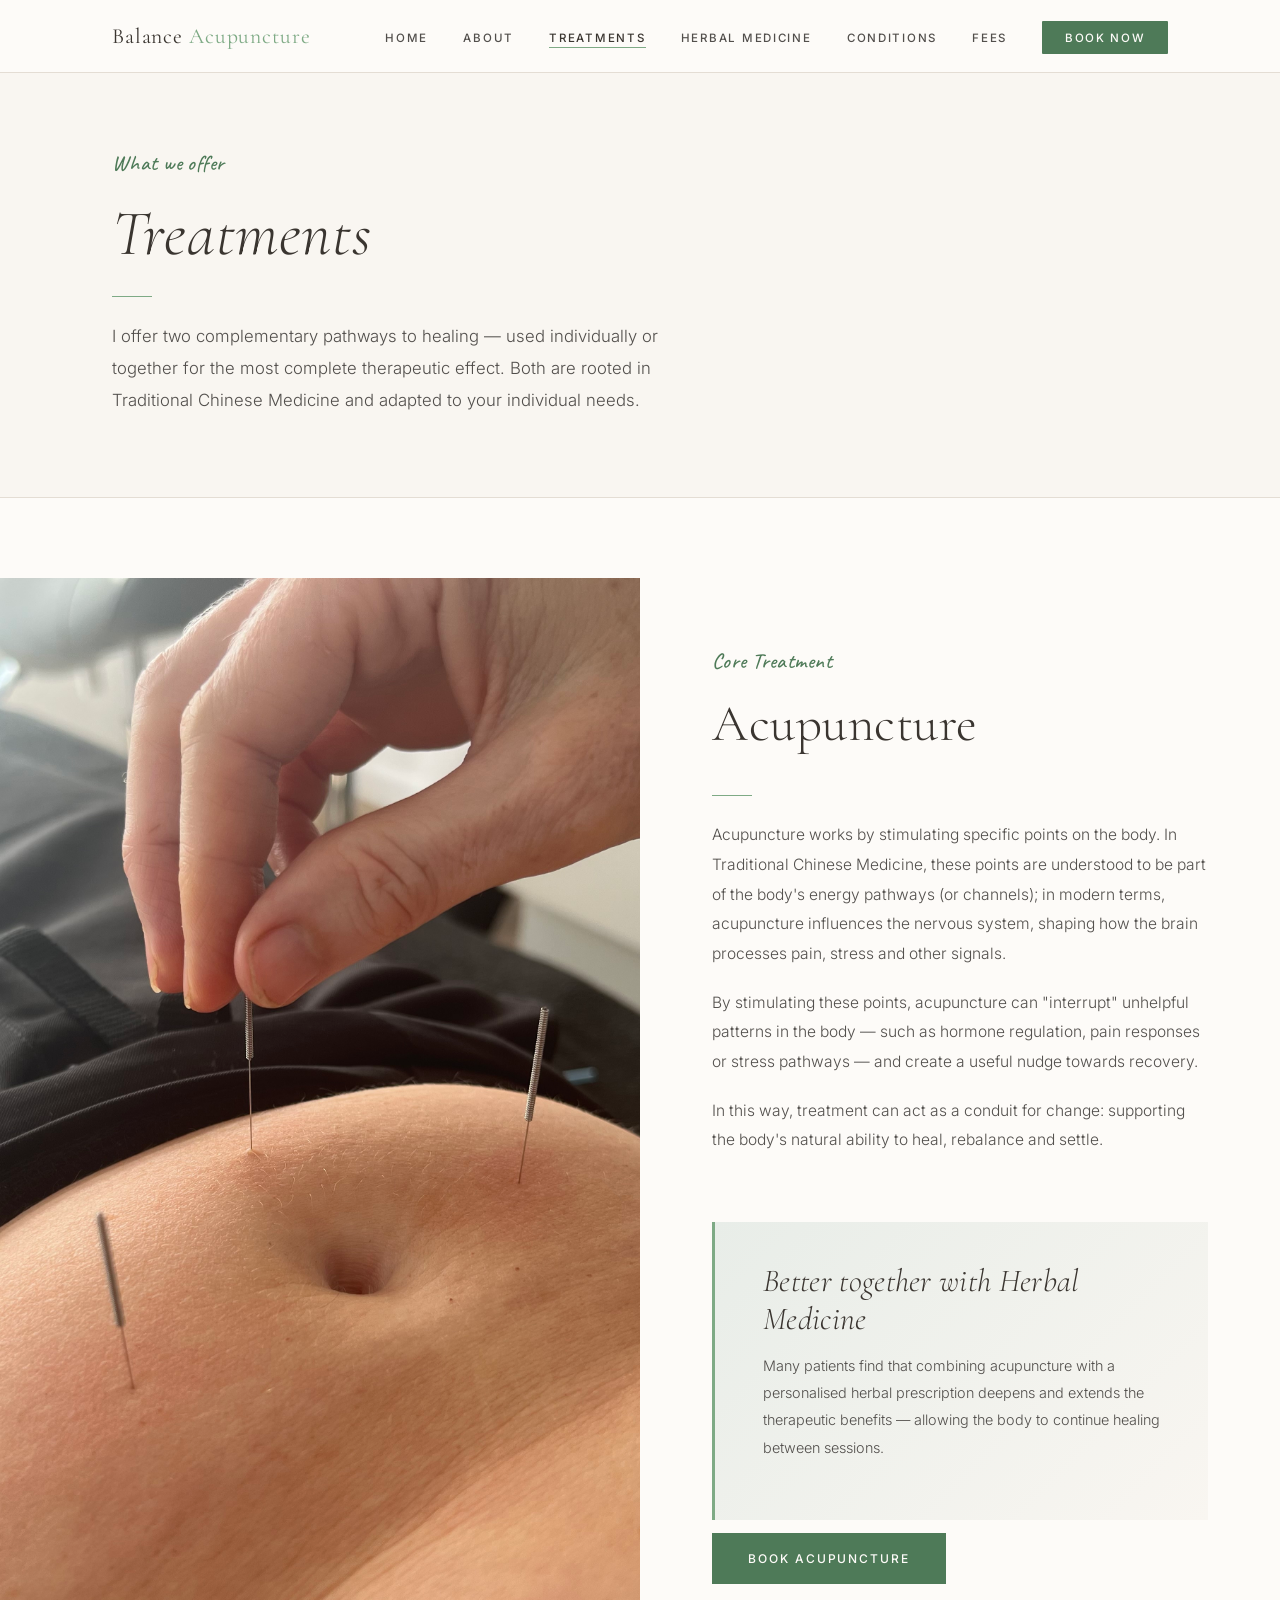
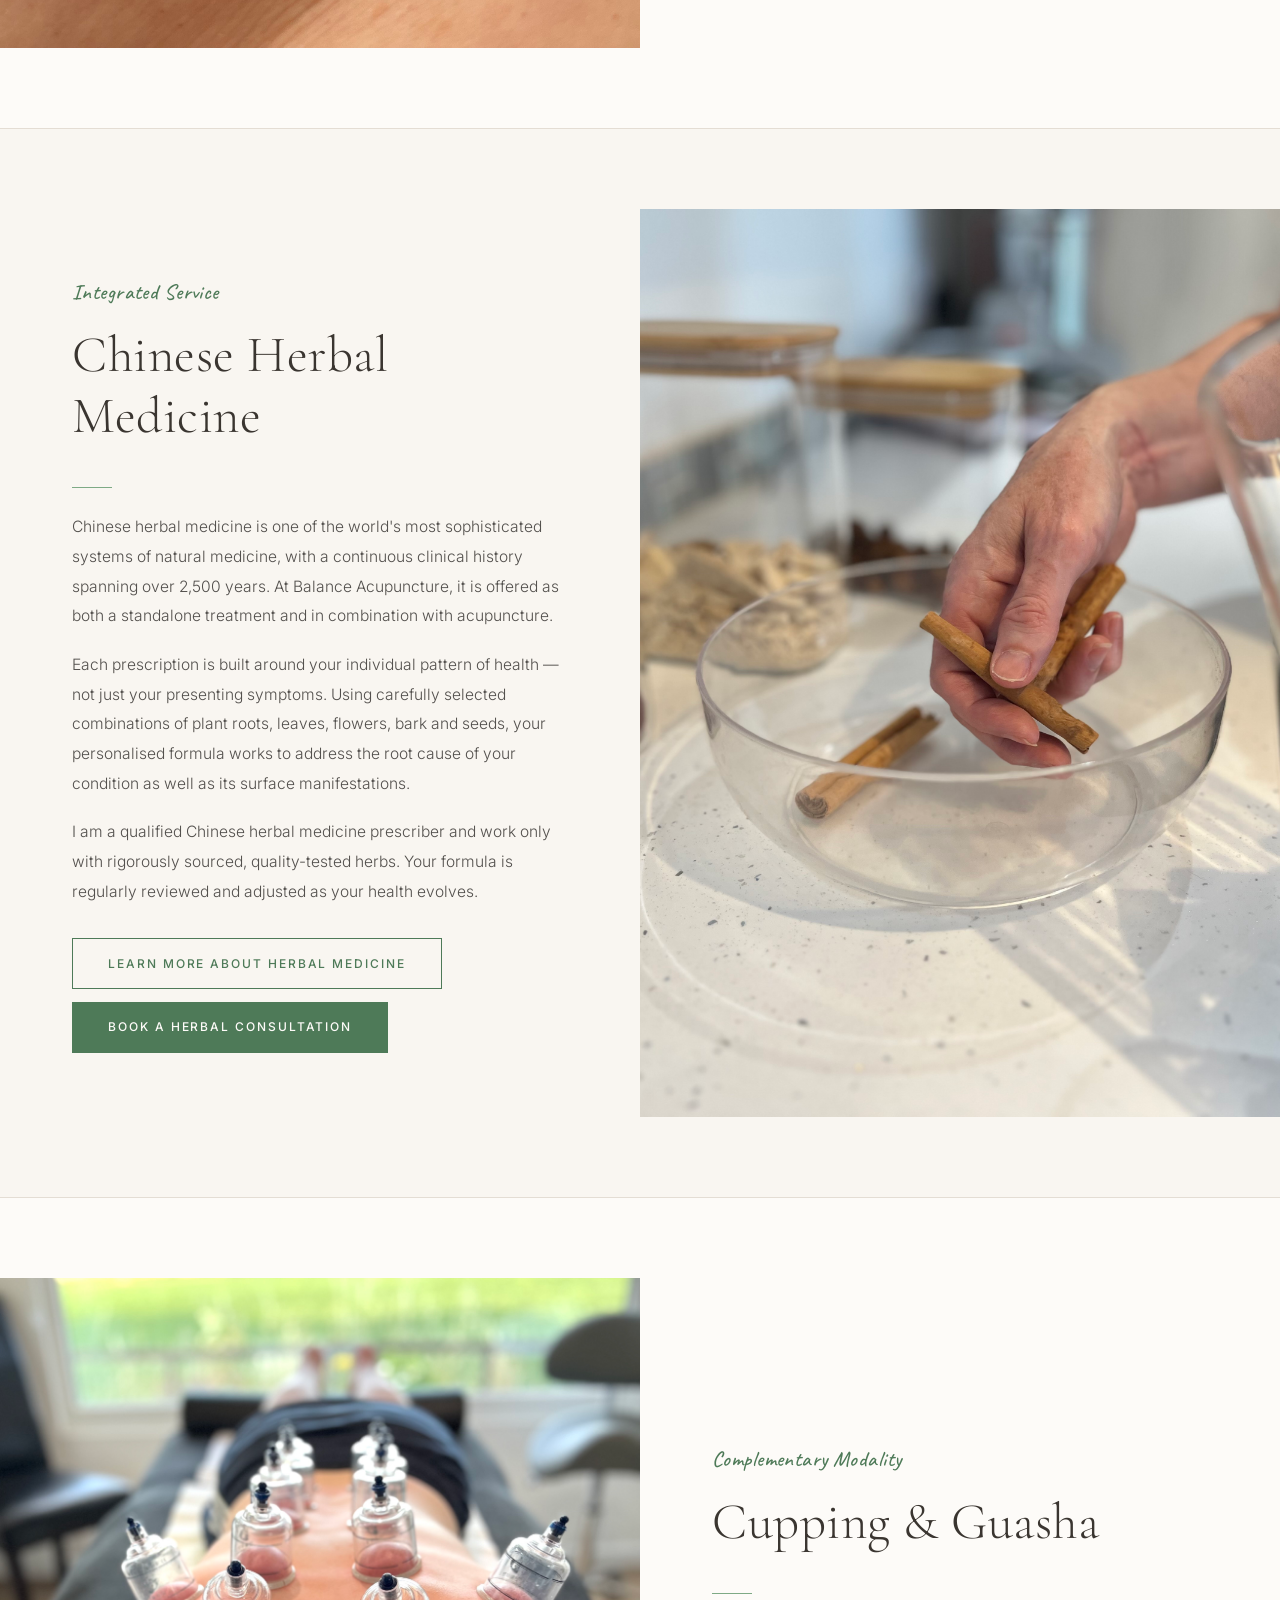
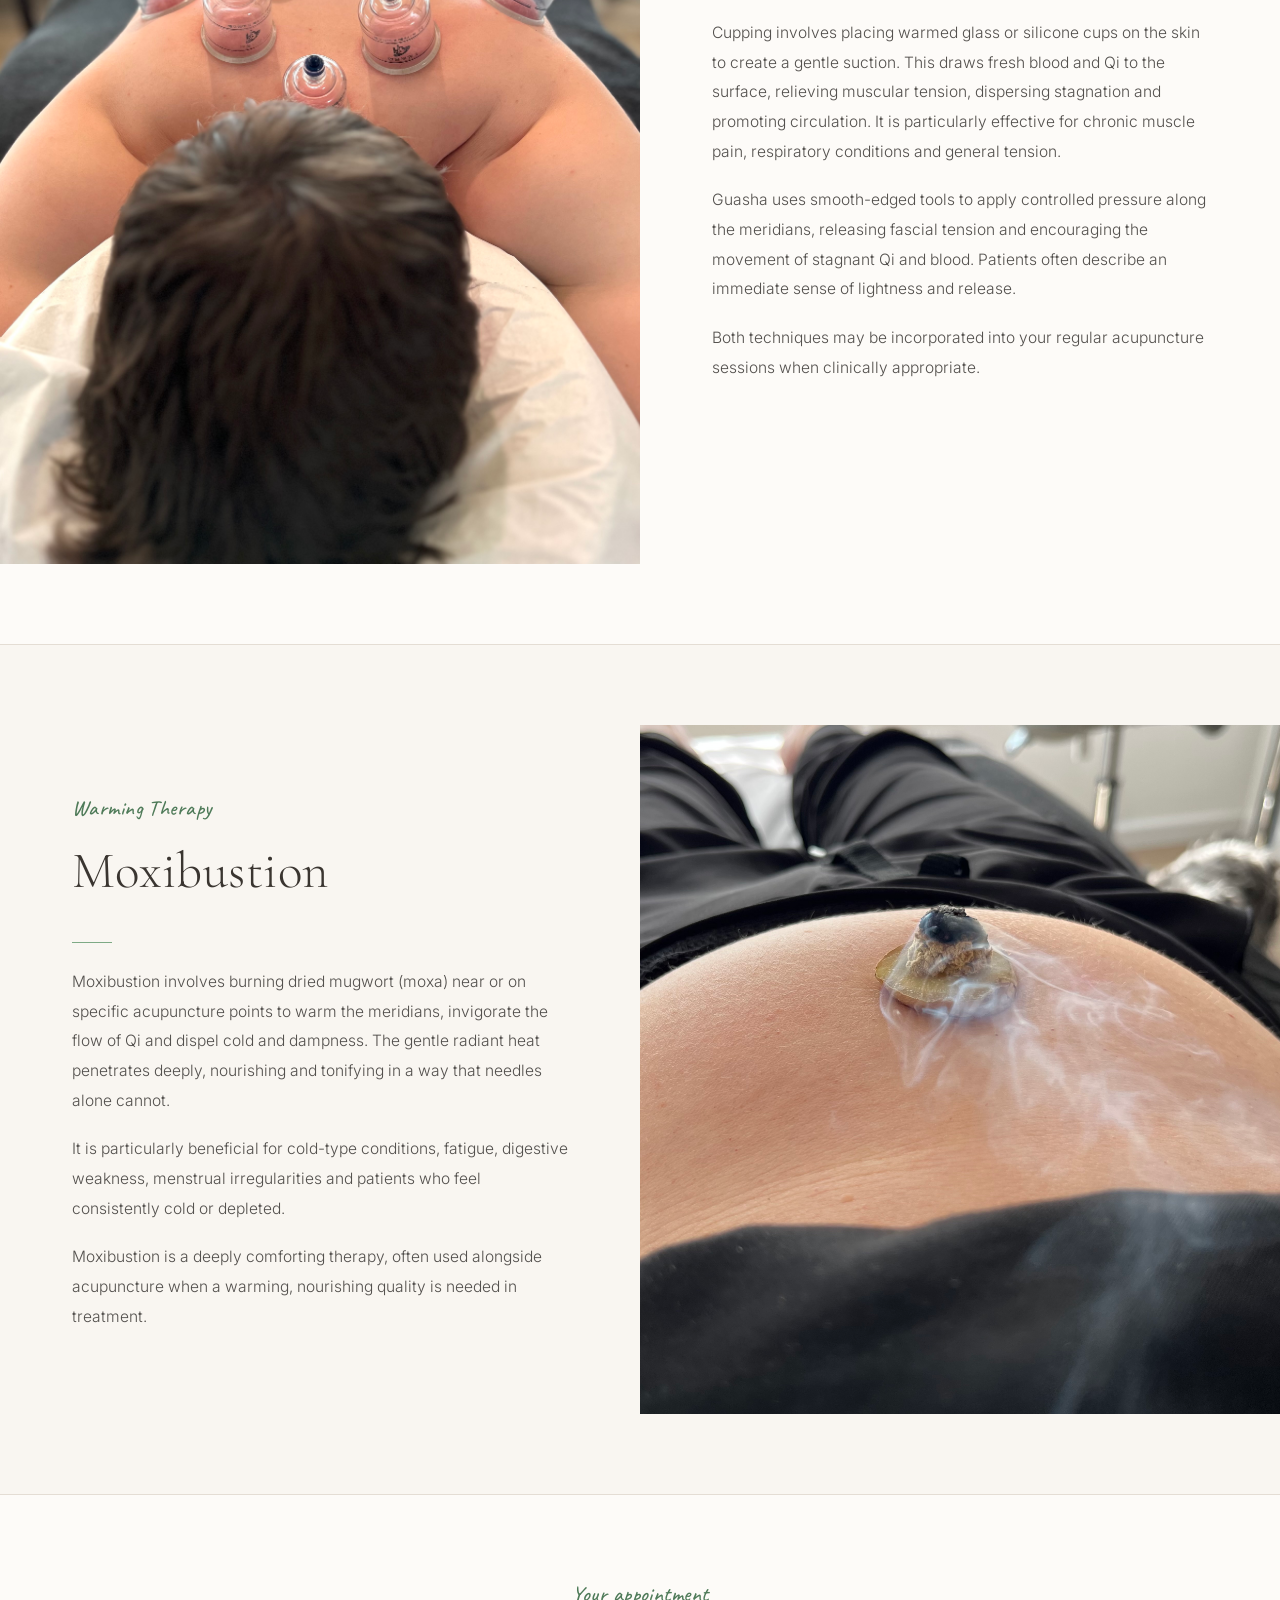
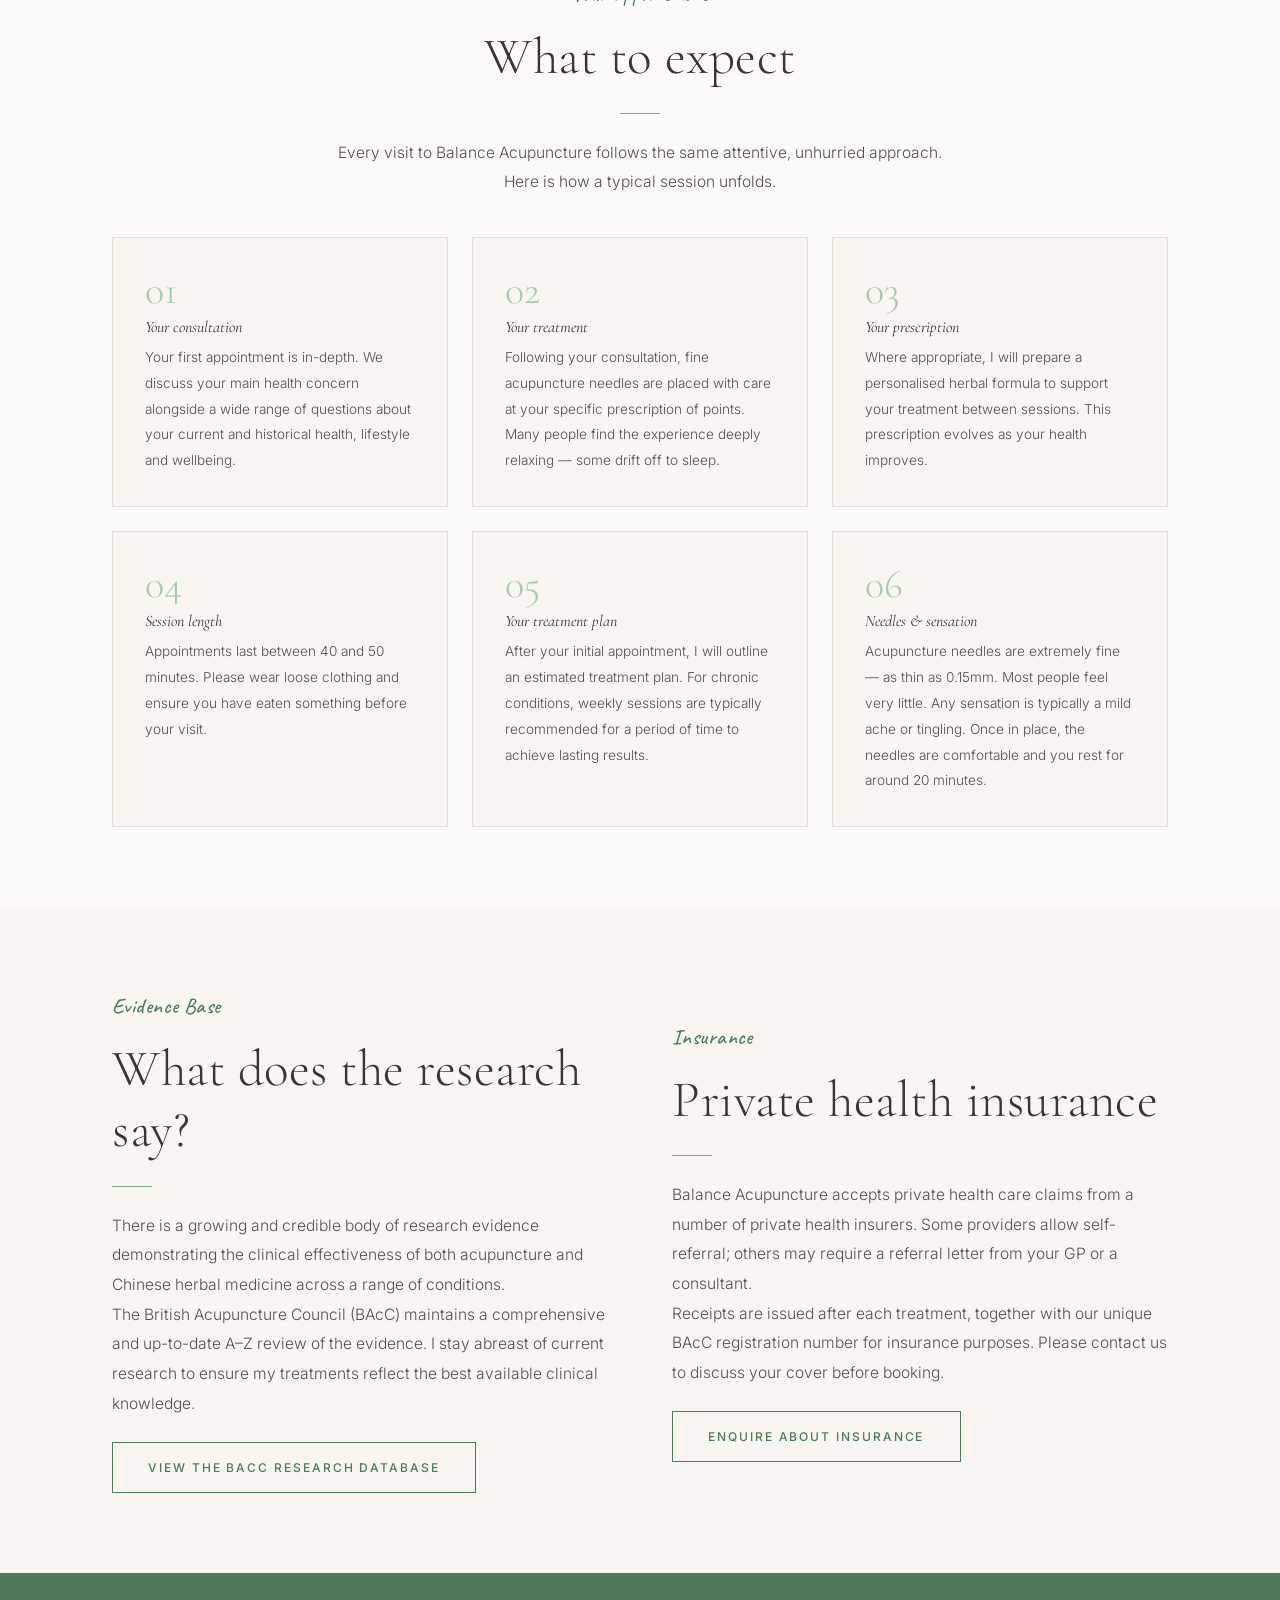
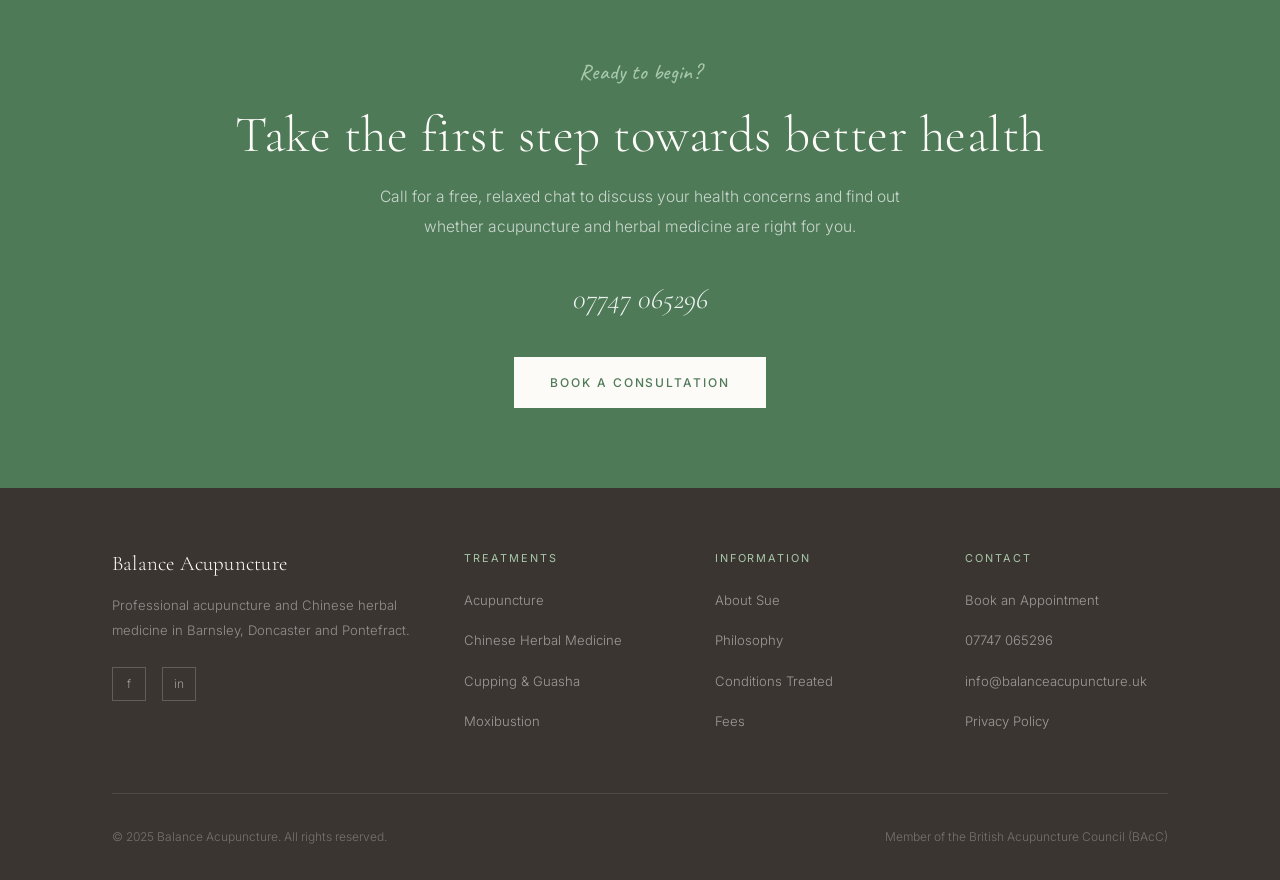
<file: services.html>
<!DOCTYPE html>
<html lang="en">
<head>
  <meta charset="UTF-8" >
  <meta name="viewport" content="width=device-width, initial-scale=1.0" >
  <title>Treatments | Balance Acupuncture</title>
  <meta name="description" content="Acupuncture and Chinese herbal medicine treatments at Balance Acupuncture — personalised care for pain, stress, women's health, digestive and respiratory conditions." >
  <link rel="preconnect" href="https://fonts.googleapis.com" >
  <link rel="preconnect" href="https://fonts.gstatic.com" crossorigin >
  <link href="https://fonts.googleapis.com/css2?family=Caveat:wght@400;500;600&family=Cormorant+Garamond:ital,wght@0,300;0,400;0,500;1,300;1,400&family=Inter:wght@300;400;500&display=swap" rel="stylesheet" >
  <style>
    :root{--cream:#f9f6f1;--warm-white:#fdfbf8;--sage:#7eaa85;--sage-light:#a8c8ab;--sage-dark:#4e7a58;--stone:#c9bfae;--charcoal:#3a3530;--mid-grey:#524f4c;--light-grey:#9e9894;--border:#e4ddd4;--font-serif:'Cormorant Garamond',Georgia,serif;--font-sans:'Inter',system-ui,sans-serif;--font-hand:'Caveat',cursive;}
    *,*::before,*::after{box-sizing:border-box;margin:0;padding:0;}
    html{scroll-behavior:smooth;}
    body{font-family:var(--font-sans);font-weight:300;font-size:17px;line-height:1.8;color:var(--charcoal);background:var(--warm-white);}
    img{max-width:100%;display:block;}a{color:inherit;text-decoration:none;}
    h1,h2,h3,h4{font-family:var(--font-serif);font-weight:300;letter-spacing:.01em;line-height:1.2;color:var(--charcoal);}
    h1{font-size:clamp(2.4rem,5vw,4rem);}h2{font-size:clamp(2.3rem,4vw,3.4rem);}
    h3{font-size:clamp(1.5rem,2.5vw,2.1rem);}
    h4{font-size:1.1rem;font-weight:400;letter-spacing:.12em;text-transform:uppercase;}
    p{color:var(--mid-grey);font-size:.975rem;line-height:1.9;}
    .container{max-width:1120px;margin:0 auto;padding:0 2rem;}
    .section{padding:5rem 0;}.section--alt{background:var(--cream);}
    .eyebrow{font-family:var(--font-hand);font-size:1.35rem;font-weight:500;letter-spacing:.02em;color:var(--sage-dark);display:block;margin-bottom:.8rem;}
    .divider{width:40px;height:1px;background:var(--sage);margin:1.5rem auto;}.divider--left{margin-left:0;}
    .btn{display:inline-block;padding:.85rem 2.2rem;font-family:var(--font-sans);font-size:.75rem;font-weight:500;letter-spacing:.16em;text-transform:uppercase;border:1px solid currentColor;transition:all .3s ease;cursor:pointer;}
    .btn--sage{color:var(--sage-dark);border-color:var(--sage-dark);background:transparent;}.btn--sage:hover{background:var(--sage-dark);color:var(--warm-white);}
    .btn--filled{background:var(--sage-dark);color:var(--warm-white);border-color:var(--sage-dark);}.btn--filled:hover{background:var(--sage);border-color:var(--sage);}
    .site-header{position:fixed;top:0;left:0;right:0;z-index:100;background:rgba(253,251,248,.96);backdrop-filter:blur(8px);border-bottom:1px solid var(--border);}
    .site-header.scrolled{box-shadow:0 2px 20px rgba(58,53,48,.08);}
    .nav-inner{display:flex;align-items:center;justify-content:space-between;height:72px;max-width:1120px;margin:0 auto;padding:0 2rem;}
    .nav-logo{font-family:var(--font-serif);font-size:1.35rem;font-weight:400;letter-spacing:.04em;color:var(--charcoal);}
    .nav-logo span{color:var(--sage);}
    .nav-links{display:flex;align-items:center;gap:2.2rem;list-style:none;}
    .nav-links a{font-size:.72rem;font-weight:500;letter-spacing:.15em;text-transform:uppercase;color:var(--mid-grey);transition:color .2s;position:relative;}
    .nav-links a::after{content:'';position:absolute;bottom:-3px;left:0;right:0;height:1px;background:var(--sage);transform:scaleX(0);transition:transform .25s ease;}
    .nav-links a:hover{color:var(--charcoal);}.nav-links a:hover::after,.nav-links a.active::after{transform:scaleX(1);}.nav-links a.active{color:var(--charcoal);}
    .nav-cta{font-size:.72rem!important;font-weight:500!important;letter-spacing:.15em!important;text-transform:uppercase!important;padding:.6rem 1.4rem!important;background:var(--sage-dark)!important;color:var(--warm-white)!important;border-radius:1px!important;}
    .nav-cta:hover{background:var(--sage)!important;}.nav-cta::after{display:none!important;}
    .nav-toggle{display:none;flex-direction:column;gap:5px;cursor:pointer;background:none;border:none;padding:4px;}
    .nav-toggle span{display:block;width:22px;height:1px;background:var(--charcoal);}
    .site-footer{background:var(--charcoal);padding:4rem 0 2rem;}
    .footer-grid{display:grid;grid-template-columns:1.5fr 1fr 1fr 1fr;gap:3rem;margin-bottom:3rem;}
    .footer-brand h3{font-family:var(--font-serif);font-size:1.3rem;color:var(--warm-white);margin-bottom:1rem;font-weight:300;}
    .footer-brand p{color:rgba(255,255,255,.45);font-size:.82rem;}
    .footer-col h4{font-size:.68rem;letter-spacing:.18em;text-transform:uppercase;color:var(--sage-light);margin-bottom:1.2rem;font-family:var(--font-sans);}
    .footer-col ul{list-style:none;}.footer-col ul li{margin-bottom:.6rem;}
    .footer-col ul li a{color:rgba(255,255,255,.5);font-size:.82rem;transition:color .2s;}.footer-col ul li a:hover{color:var(--sage-light);}
    .footer-bottom{border-top:1px solid rgba(255,255,255,.1);padding-top:2rem;display:flex;justify-content:space-between;align-items:center;font-size:.75rem;color:rgba(255,255,255,.3);}
    .footer-social{display:flex;gap:1rem;}
    .footer-social a{width:34px;height:34px;border:1px solid rgba(255,255,255,.2);display:flex;align-items:center;justify-content:center;color:rgba(255,255,255,.5);font-size:.75rem;transition:all .2s;}
    .footer-social a:hover{border-color:var(--sage-light);color:var(--sage-light);}
    @media(max-width:900px){
      .nav-links{display:none;}.nav-toggle{display:flex;}
      .nav-links.open{display:flex;flex-direction:column;position:fixed;top:72px;left:0;right:0;background:var(--warm-white);padding:2rem;gap:1.4rem;border-bottom:1px solid var(--border);z-index:99;}
      .footer-grid{grid-template-columns:1fr 1fr;gap:2rem;}
      .service-split{grid-template-columns:1fr!important;}.service-split-img{min-height:280px!important;}
    }
    @media(max-width:600px){.footer-grid{grid-template-columns:1fr;}.footer-bottom{flex-direction:column;gap:1rem;text-align:center;}}

    /* ── Page ── */
    .page-hero{padding:9rem 0 5rem;background:var(--cream);border-bottom:1px solid var(--border);}
    .page-hero h1{margin-bottom:1.2rem;font-style:italic;}
    .page-hero p{max-width:580px;font-size:1.05rem;}

    /* Service section with anchor */
    .service-block{padding:5rem 0;border-bottom:1px solid var(--border);}
    .service-block:last-of-type{border-bottom:none;}
    .service-split{display:grid;grid-template-columns:1fr 1fr;gap:0;align-items:stretch;}
    .service-split--reverse{direction:rtl;}.service-split--reverse>*{direction:ltr;}
    .service-split-img{
      min-height:440px;
      position:relative;
      overflow:hidden;
    }
    .service-split-img--green{background:linear-gradient(160deg,#d4e0d4 0%,var(--stone) 100%);}
    .service-split-img--stone{background:linear-gradient(160deg,var(--stone) 0%,#b8c9b9 100%);}
    .service-split-img--sage{background:linear-gradient(160deg,#c5d6c5 0%,#ddd5c8 100%);}
    .service-split-img--warm{background:linear-gradient(160deg,#e0d5c8 0%,#c5d6c5 100%);}
    .service-split-img--herb{background:linear-gradient(160deg,#d0ddd0 0%,#e8e0d4 100%);}
    .service-split-img-inner{position:absolute;inset:0;display:flex;align-items:center;justify-content:center;opacity:.2;}
    .service-text{padding:4rem 4.5rem;display:flex;flex-direction:column;justify-content:center;}
    .service-text h2{margin-bottom:1rem;}
    .service-text p{margin-bottom:1.2rem;}
    .service-text .btn{align-self:flex-start;margin-top:.8rem;}

    /* What to expect accordion-style */
    .expect-grid{display:grid;grid-template-columns:repeat(3,1fr);gap:1.5rem;margin-top:2.5rem;}
    .expect-card{padding:2rem;background:var(--cream);border:1px solid var(--border);}
    .expect-num{font-family:var(--font-serif);font-size:2.5rem;color:var(--sage-light);margin-bottom:.5rem;line-height:1;}
    .expect-card h4{font-family:var(--font-serif);font-size:1rem;font-weight:400;letter-spacing:0;text-transform:none;margin-bottom:.5rem;font-style:italic;}
    .expect-card p{font-size:.85rem;}

    /* Herbal highlight */
    .herbal-highlight{
      background:linear-gradient(135deg,#e8ede8 0%,var(--cream) 100%);
      border-left:3px solid var(--sage);
      padding:2.5rem 3rem;
      margin:3rem 0 0;
    }
    .herbal-highlight h3{margin-bottom:.8rem;font-style:italic;}
    .herbal-highlight p{font-size:.9rem;}

    .cta-banner{background:var(--sage-dark);padding:5rem 0;text-align:center;}
    .cta-banner h2{color:var(--warm-white);margin-bottom:1rem;}
    .cta-banner p{color:rgba(255,255,255,.7);margin-bottom:2rem;max-width:560px;margin-left:auto;margin-right:auto;}
    .cta-tel{font-family:var(--font-serif);font-size:1.8rem;font-style:italic;color:rgba(255,255,255,.9);display:block;margin-bottom:2rem;}

    @media(max-width:900px){
      .service-text{padding:3rem 2rem;}
      .expect-grid{grid-template-columns:1fr;}
    }
  </style>
</head>
<body>

<header class="site-header" id="site-header">
  <nav class="nav-inner">
    <a href="index.html" class="nav-logo">Balance <span>Acupuncture</span></a>
    <ul class="nav-links" id="nav-links">
      <li><a href="index.html">Home</a></li>
      <li><a href="about.html">About</a></li>
      <li><a href="services.html" class="active">Treatments</a></li>
      <li><a href="herbal.html">Herbal Medicine</a></li>
      <li><a href="conditions.html">Conditions</a></li>
      <li><a href="fees.html">Fees</a></li>
      <li><a href="contact.html" class="nav-cta">Book Now</a></li>
    </ul>
    <button class="nav-toggle" id="nav-toggle"><span></span><span></span><span></span></button>
  </nav>
</header>

<section class="page-hero">
  <div class="container">
    <span class="eyebrow">What we offer</span>
    <h1>Treatments</h1>
    <div class="divider divider--left"></div>
    <p>I offer two complementary pathways to healing — used individually or together for the most complete therapeutic effect. Both are rooted in Traditional Chinese Medicine and adapted to your individual needs.</p>
  </div>
</section>

<!-- Acupuncture -->
<section class="service-block" id="acupuncture">
  <div class="service-split">
    <div class="service-split-img" style="overflow:hidden;">
      <img src="images/img-0829-1783602433017.jpg" alt="Acupuncture needles being placed during a treatment at Balance Acupuncture" style="width:100%;height:100%;object-fit:cover;" data-cms-id="c2-0-0-0">
    </div>
    <div class="service-text">
      <span class="eyebrow">Core Treatment</span>
      <h2>Acupuncture</h2>
      <div class="divider divider--left"></div>
      <p>Acupuncture works by stimulating specific points on the body. In Traditional Chinese Medicine, these points are understood to be part of the body's energy pathways (or channels); in modern terms, acupuncture influences the nervous system, shaping how the brain processes pain, stress and other signals.</p>
      <p>By stimulating these points, acupuncture can "interrupt" unhelpful patterns in the body — such as hormone regulation, pain responses or stress pathways — and create a useful nudge towards recovery.</p>
      <p>In this way, treatment can act as a conduit for change: supporting the body's natural ability to heal, rebalance and settle.</p>
      <div class="herbal-highlight">
        <h3>Better together with Herbal Medicine</h3>
        <p>Many patients find that combining acupuncture with a personalised herbal prescription deepens and extends the therapeutic benefits — allowing the body to continue healing between sessions.</p>
      </div>
      <a href="contact.html" class="btn btn--filled">Book Acupuncture</a>
    </div>
  </div>
</section>

<!-- Herbal Medicine -->
<section class="service-block" id="herbal" style="background:var(--cream);">
  <div class="service-split service-split--reverse">
    <div class="service-split-img" style="overflow:hidden;">
      <img src="images/sue-herbs-hands.jpg" alt="Preparing a personalised Chinese herbal medicine prescription at Balance Acupuncture" style="width:100%;height:100%;object-fit:cover;" >
    </div>
    <div class="service-text" style="background:var(--cream);">
      <span class="eyebrow">Integrated Service</span>
      <h2>Chinese Herbal Medicine</h2>
      <div class="divider divider--left"></div>
      <p>Chinese herbal medicine is one of the world's most sophisticated systems of natural medicine, with a continuous clinical history spanning over 2,500 years. At Balance Acupuncture, it is offered as both a standalone treatment and in combination with acupuncture.</p>
      <p>Each prescription is built around your individual pattern of health — not just your presenting symptoms. Using carefully selected combinations of plant roots, leaves, flowers, bark and seeds, your personalised formula works to address the root cause of your condition as well as its surface manifestations.</p>
      <p>I am a qualified Chinese herbal medicine prescriber and work only with rigorously sourced, quality-tested herbs. Your formula is regularly reviewed and adjusted as your health evolves.</p>
      <a href="herbal.html" class="btn btn--sage">Learn More About Herbal Medicine</a>
      <a href="contact.html" class="btn btn--filled" style="margin-top:.8rem;">Book a Herbal Consultation</a>
    </div>
  </div>
</section>

<!-- Cupping & Guasha -->
<section class="service-block" id="cupping">
  <div class="service-split">
    <div class="service-split-img" style="overflow:hidden;">
      <img src="images/img-0815-1783602524260.jpg" alt="Guasha treatment with acupuncture needles in place at Balance Acupuncture" style="width:100%;height:100%;object-fit:cover;" data-cms-id="c4-0-0-0">
    </div>
    <div class="service-text">
      <span class="eyebrow">Complementary Modality</span>
      <h2>Cupping & Guasha</h2>
      <div class="divider divider--left"></div>
      <p>Cupping involves placing warmed glass or silicone cups on the skin to create a gentle suction. This draws fresh blood and Qi to the surface, relieving muscular tension, dispersing stagnation and promoting circulation. It is particularly effective for chronic muscle pain, respiratory conditions and general tension.</p>
      <p>Guasha uses smooth-edged tools to apply controlled pressure along the meridians, releasing fascial tension and encouraging the movement of stagnant Qi and blood. Patients often describe an immediate sense of lightness and release.</p>
      <p>Both techniques may be incorporated into your regular acupuncture sessions when clinically appropriate.</p>
    </div>
  </div>
</section>

<!-- Moxibustion -->
<section class="service-block section--alt" id="moxibustion">
  <div class="service-split service-split--reverse">
    <div class="service-split-img" style="overflow:hidden;">
      <img src="images/img-0837-1783602539998.jpg" alt="Moxibustion warming therapy being applied at Balance Acupuncture" style="width:100%;height:100%;object-fit:cover;" data-cms-id="c5-0-0-0">
    </div>
    <div class="service-text" style="background:var(--cream);">
      <span class="eyebrow">Warming Therapy</span>
      <h2>Moxibustion</h2>
      <div class="divider divider--left"></div>
      <p>Moxibustion involves burning dried mugwort (moxa) near or on specific acupuncture points to warm the meridians, invigorate the flow of Qi and dispel cold and dampness. The gentle radiant heat penetrates deeply, nourishing and tonifying in a way that needles alone cannot.</p>
      <p>It is particularly beneficial for cold-type conditions, fatigue, digestive weakness, menstrual irregularities and patients who feel consistently cold or depleted.</p>
      <p>Moxibustion is a deeply comforting therapy, often used alongside acupuncture when a warming, nourishing quality is needed in treatment.</p>
    </div>
  </div>
</section>

<!-- What to expect -->
<section class="section">
  <div class="container">
    <div style="max-width:640px;margin:0 auto 1rem;text-align:center;">
      <span class="eyebrow">Your appointment</span>
      <h2>What to expect</h2>
      <div class="divider"></div>
      <p>Every visit to Balance Acupuncture follows the same attentive, unhurried approach. Here is how a typical session unfolds.</p>
    </div>
    <div class="expect-grid">
      <div class="expect-card">
        <div class="expect-num">01</div>
        <h4>Your consultation</h4>
        <p>Your first appointment is in-depth. We discuss your main health concern alongside a wide range of questions about your current and historical health, lifestyle and wellbeing.</p>
      </div>
      <div class="expect-card">
        <div class="expect-num">02</div>
        <h4>Your treatment</h4>
        <p>Following your consultation, fine acupuncture needles are placed with care at your specific prescription of points. Many people find the experience deeply relaxing — some drift off to sleep.</p>
      </div>
      <div class="expect-card">
        <div class="expect-num">03</div>
        <h4>Your prescription</h4>
        <p>Where appropriate, I will prepare a personalised herbal formula to support your treatment between sessions. This prescription evolves as your health improves.</p>
      </div>
      <div class="expect-card">
        <div class="expect-num">04</div>
        <h4>Session length</h4>
        <p>Appointments last between 40 and 50 minutes. Please wear loose clothing and ensure you have eaten something before your visit.</p>
      </div>
      <div class="expect-card">
        <div class="expect-num">05</div>
        <h4>Your treatment plan</h4>
        <p>After your initial appointment, I will outline an estimated treatment plan. For chronic conditions, weekly sessions are typically recommended for a period of time to achieve lasting results.</p>
      </div>
      <div class="expect-card">
        <div class="expect-num">06</div>
        <h4>Needles & sensation</h4>
        <p>Acupuncture needles are extremely fine — as thin as 0.15mm. Most people feel very little. Any sensation is typically a mild ache or tingling. Once in place, the needles are comfortable and you rest for around 20 minutes.</p>
      </div>
    </div>
  </div>
</section>

<!-- Research -->
<section class="section section--alt">
  <div class="container">
    <div style="display:grid;grid-template-columns:1fr 1fr;gap:4rem;align-items:center;">
      <div>
        <span class="eyebrow">Evidence Base</span>
        <h2>What does the research say?</h2>
        <div class="divider divider--left"></div>
        <p>There is a growing and credible body of research evidence demonstrating the clinical effectiveness of both acupuncture and Chinese herbal medicine across a range of conditions.</p>
        <p>The British Acupuncture Council (BAcC) maintains a comprehensive and up-to-date A–Z review of the evidence. I stay abreast of current research to ensure my treatments reflect the best available clinical knowledge.</p>
        <a href="https://www.acupuncture.org.uk/a-to-z-of-conditions/a-to-z-of-conditions.html" target="_blank" rel="noopener" class="btn btn--sage" style="margin-top:1.5rem;">View the BAcC Research Database</a>
      </div>
      <div>
        <span class="eyebrow">Insurance</span>
        <h2>Private health insurance</h2>
        <div class="divider divider--left"></div>
        <p>Balance Acupuncture accepts private health care claims from a number of private health insurers. Some providers allow self-referral; others may require a referral letter from your GP or a consultant.</p>
        <p>Receipts are issued after each treatment, together with our unique BAcC registration number for insurance purposes. Please contact us to discuss your cover before booking.</p>
        <a href="contact.html" class="btn btn--sage" style="margin-top:1.5rem;">Enquire About Insurance</a>
      </div>
    </div>
  </div>
</section>

<!-- CTA -->
<section class="cta-banner">
  <div class="container">
    <span class="eyebrow" style="color:var(--sage-light);">Ready to begin?</span>
    <h2>Take the first step towards better health</h2>
    <p>Call for a free, relaxed chat to discuss your health concerns and find out whether acupuncture and herbal medicine are right for you.</p>
    <a href="tel:+447747065296" class="cta-tel">07747 065296</a>
    <a href="contact.html" class="btn btn--filled" style="background:var(--warm-white);color:var(--sage-dark);border-color:var(--warm-white);">Book a Consultation</a>
  </div>
</section>

<footer class="site-footer">
  <div class="container">
    <div class="footer-grid">
      <div class="footer-brand">
        <h3>Balance Acupuncture</h3>
        <p>Professional acupuncture and Chinese herbal medicine in Barnsley, Doncaster and Pontefract.</p>
        <div class="footer-social" style="margin-top:1.5rem;">
          <a href="https://www.facebook.com/BalanceAcupuntcureYorkshire" target="_blank" rel="noopener">f</a>
          <a href="https://www.instagram.com/sue.balanceacupuncture/" target="_blank" rel="noopener">in</a>
        </div>
      </div>
      <div class="footer-col"><h4>Treatments</h4><ul>
        <li><a href="services.html">Acupuncture</a></li>
        <li><a href="herbal.html">Chinese Herbal Medicine</a></li>
        <li><a href="services.html#cupping">Cupping & Guasha</a></li>
        <li><a href="services.html#moxibustion">Moxibustion</a></li>
      </ul></div>
      <div class="footer-col"><h4>Information</h4><ul>
        <li><a href="about.html">About Sue</a></li>
        <li><a href="about.html#philosophy">Philosophy</a></li>
        <li><a href="conditions.html">Conditions Treated</a></li>
        <li><a href="fees.html">Fees</a></li>
      </ul></div>
      <div class="footer-col"><h4>Contact</h4><ul>
        <li><a href="contact.html">Book an Appointment</a></li>
        <li><a href="tel:+447747065296">07747 065296</a></li>
        <li><a href="mailto:info@balanceacupuncture.uk">info@balanceacupuncture.uk</a></li>
        <li><a href="privacy.html">Privacy Policy</a></li>
      </ul></div>
    </div>
    <div class="footer-bottom">
      <span>© 2025 Balance Acupuncture. All rights reserved.</span>
      <span>Member of the British Acupuncture Council (BAcC)</span>
    </div>
  </div>
</footer>

<script>
  const header=document.getElementById('site-header');
  window.addEventListener('scroll',()=>header.classList.toggle('scrolled',window.scrollY>20));
  const toggle=document.getElementById('nav-toggle');
  const navLinks=document.getElementById('nav-links');
  toggle.addEventListener('click',()=>navLinks.classList.toggle('open'));
</script>
</body>
</html>
</file>
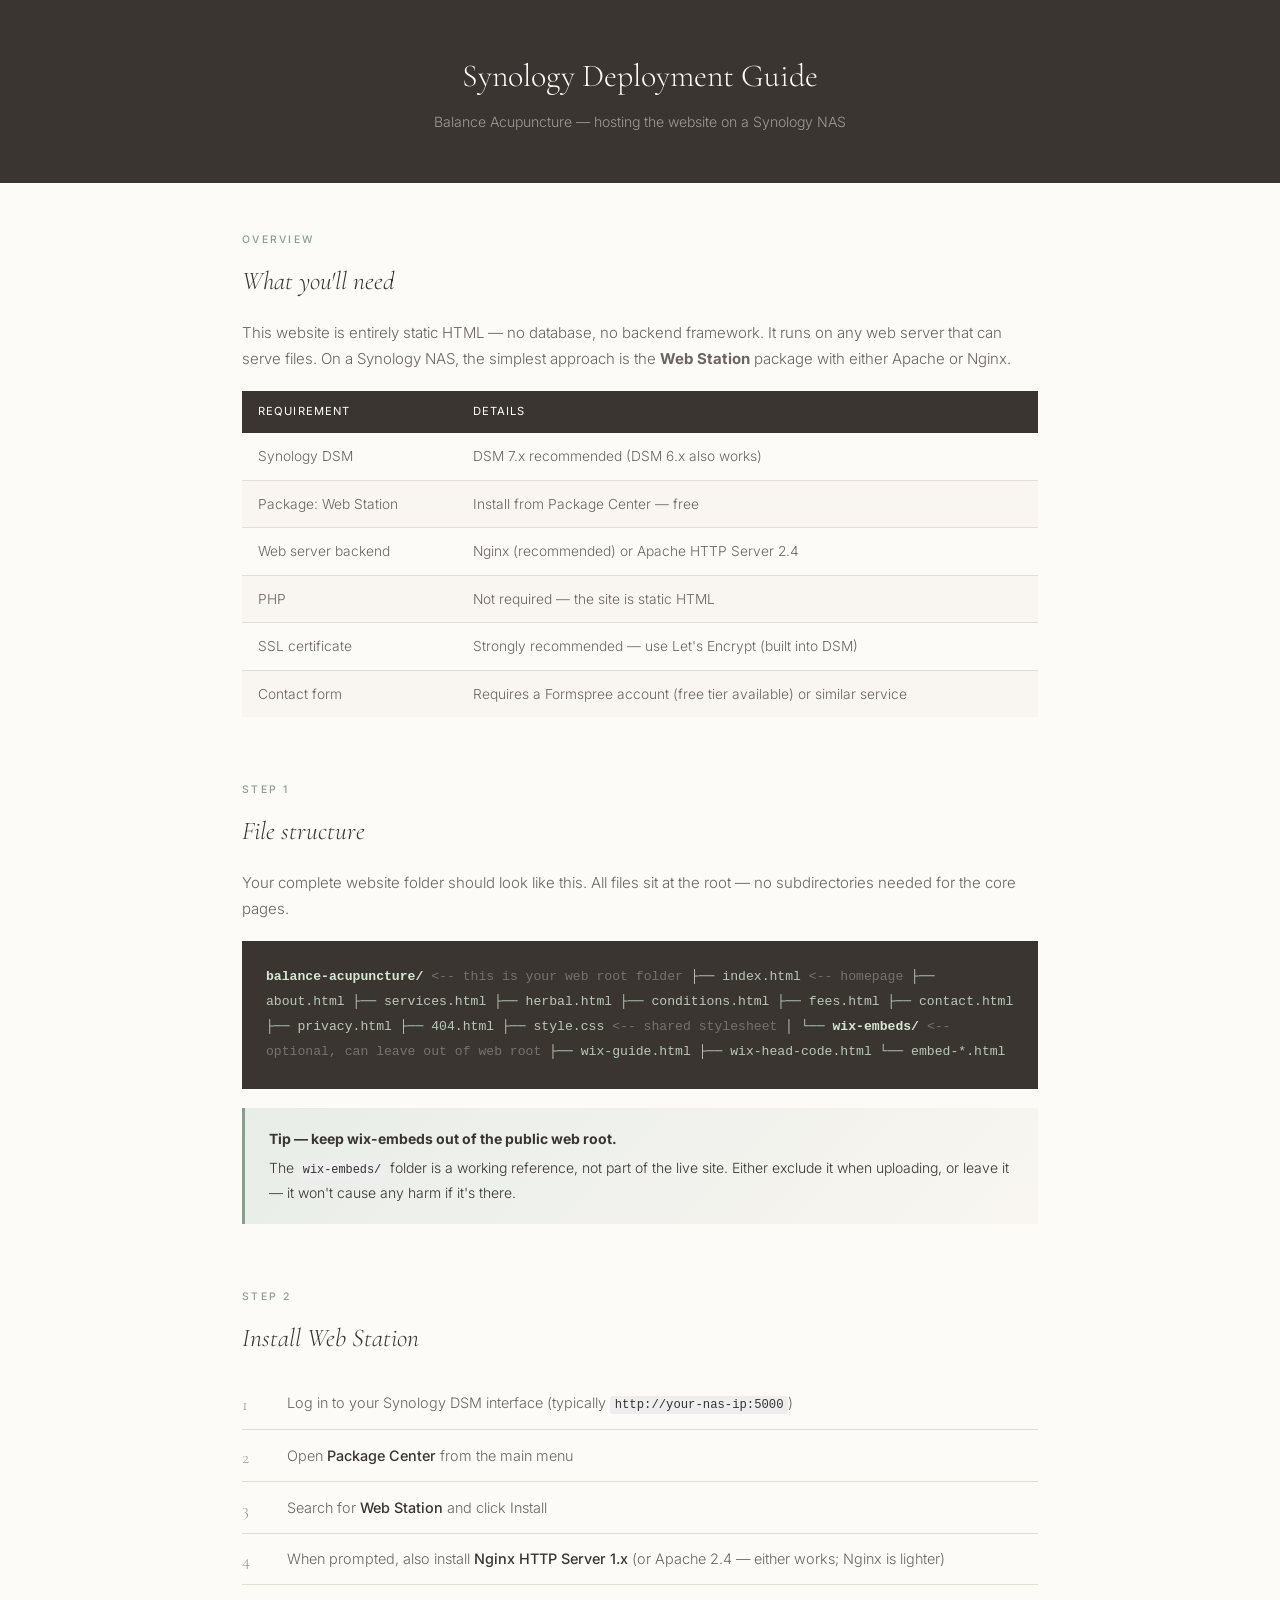
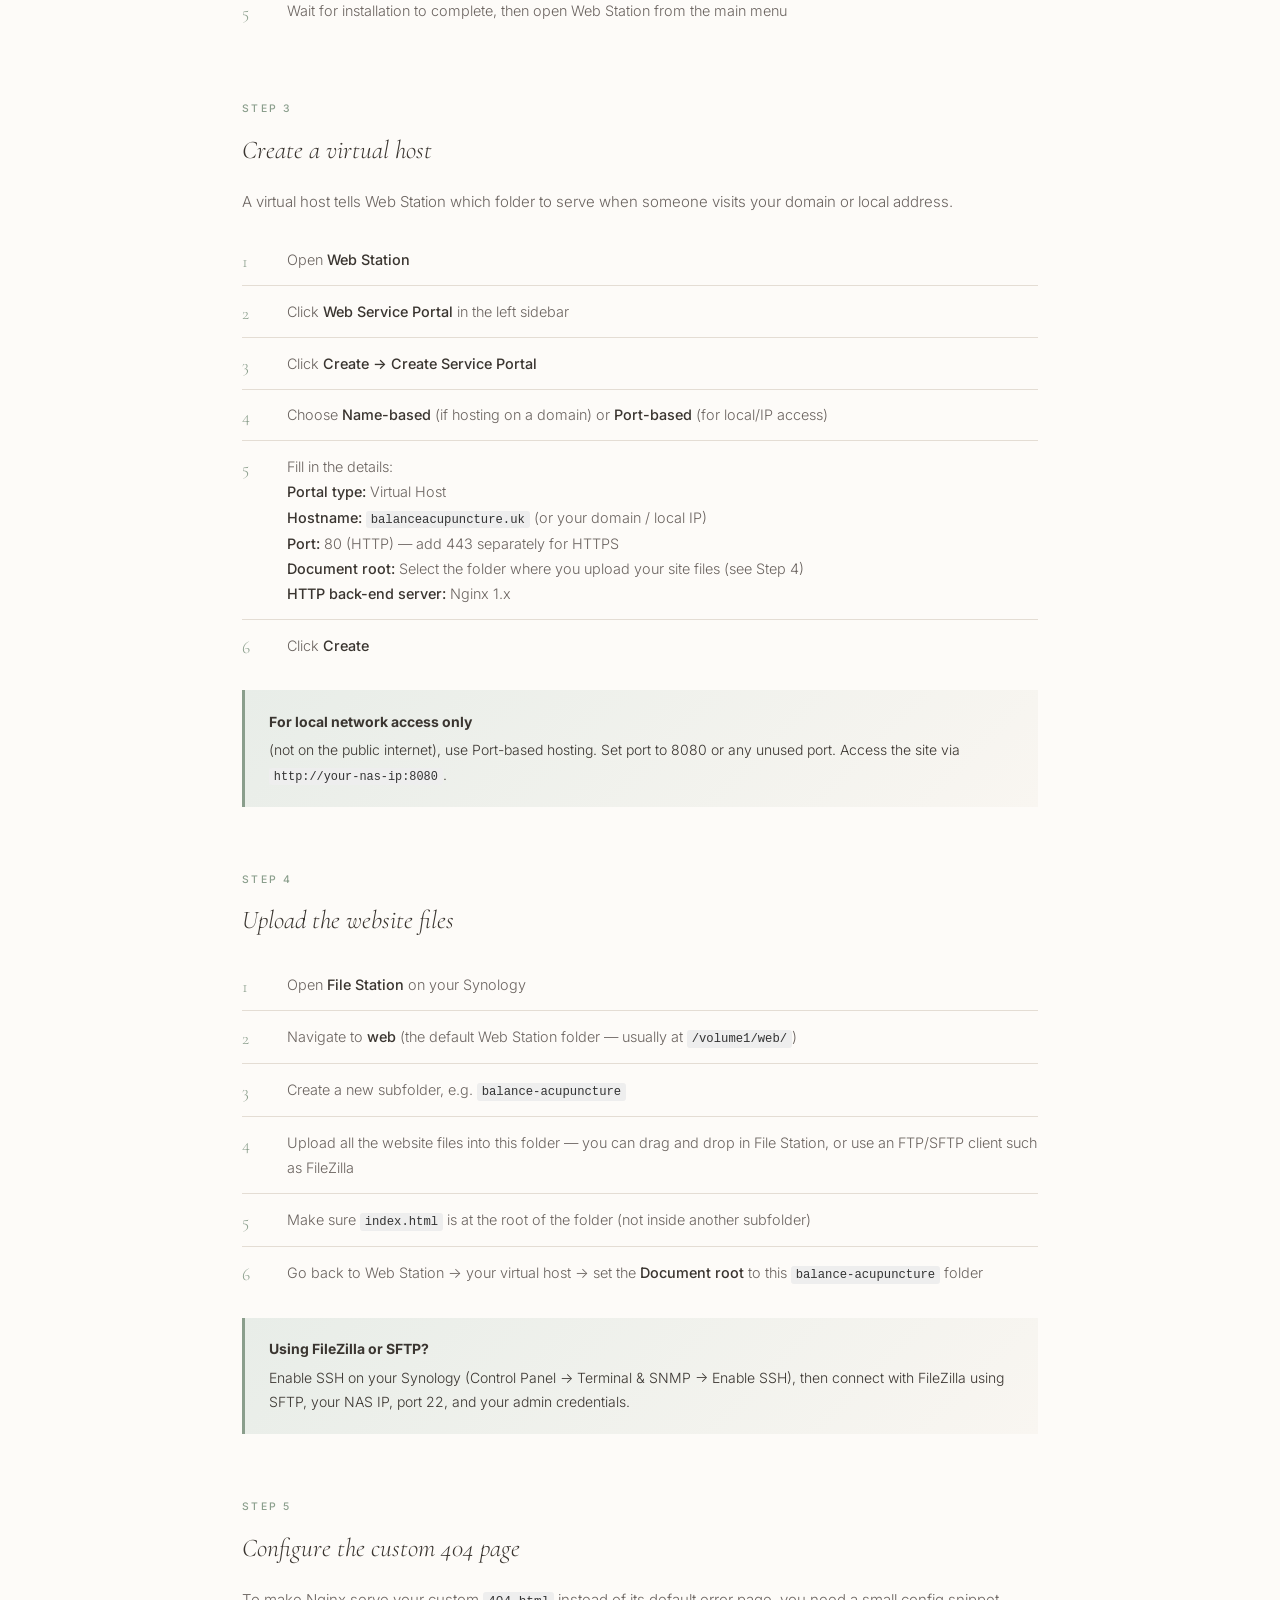
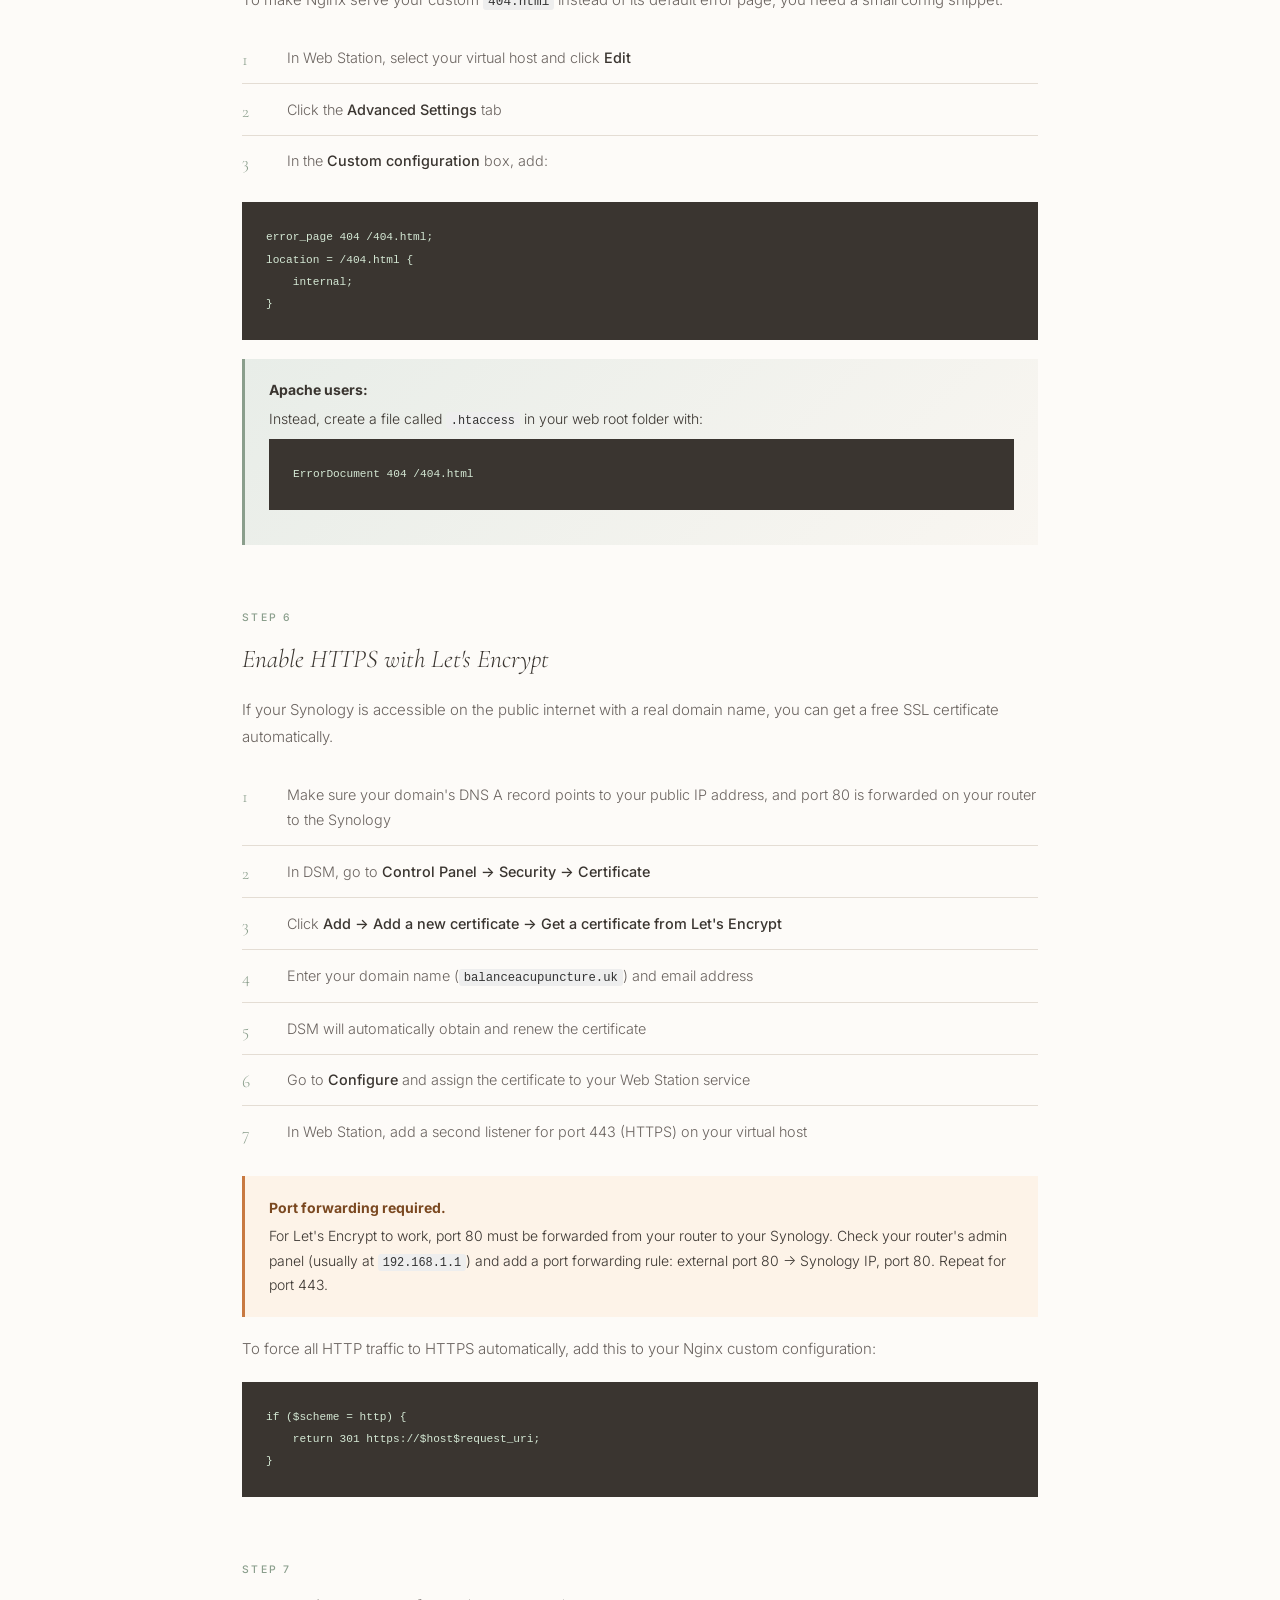
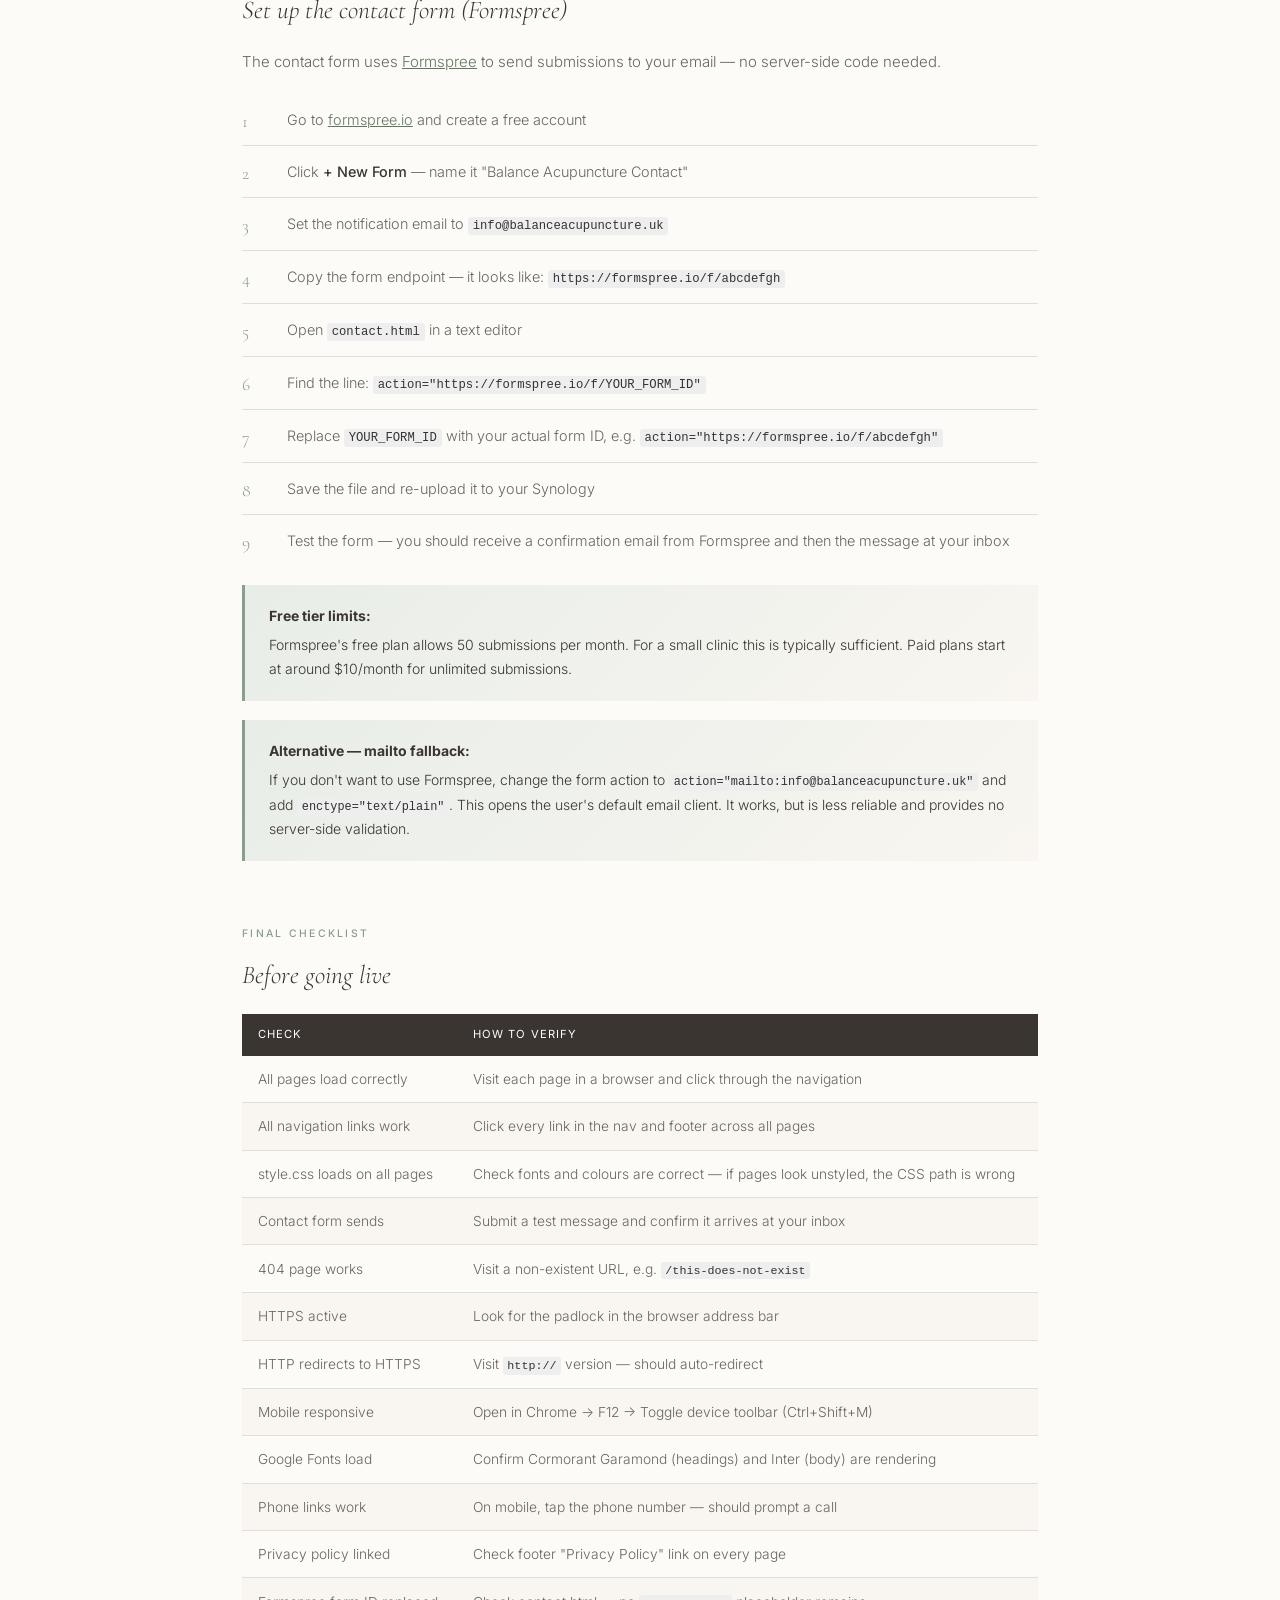
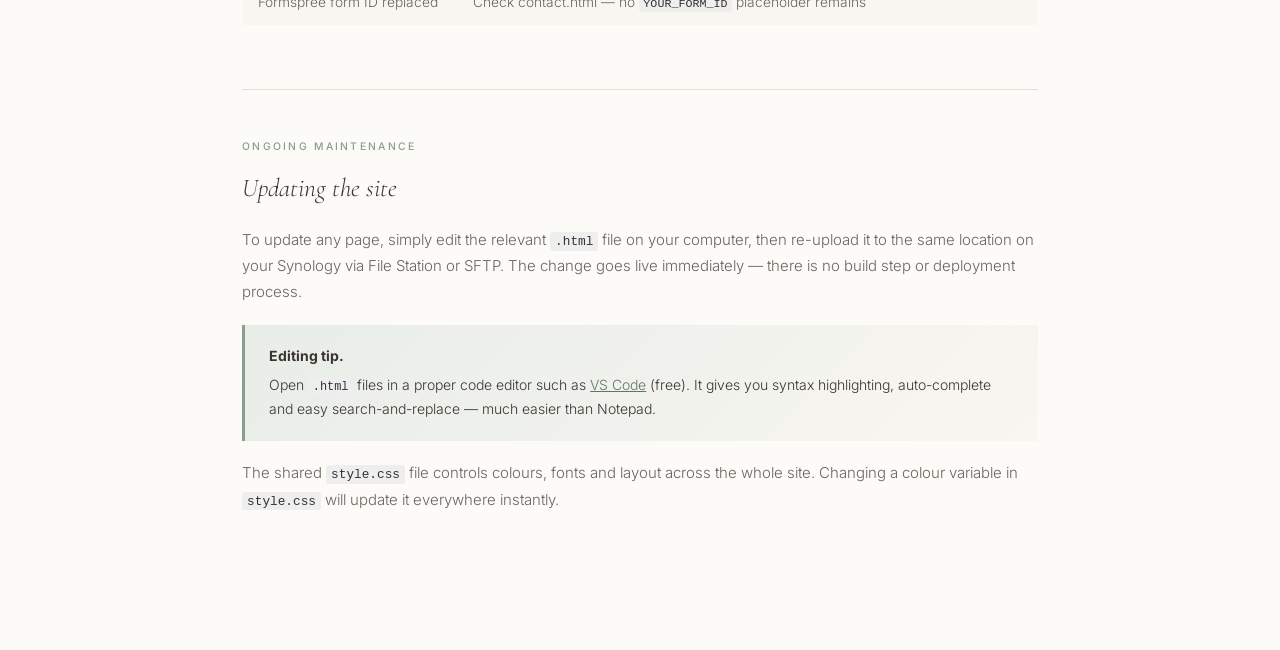
<file: synology-deploy.html>
<!DOCTYPE html>
<html lang="en">
<head>
  <meta charset="UTF-8" />
  <meta name="viewport" content="width=device-width, initial-scale=1.0" />
  <title>Synology Deployment Guide | Balance Acupuncture</title>
  <link href="https://fonts.googleapis.com/css2?family=Cormorant+Garamond:ital,wght@0,300;0,400;1,300;1,400&family=Inter:wght@300;400;500&display=swap" rel="stylesheet" />
  <style>
    :root {
      --cream:#f9f6f1;--warm-white:#fdfbf8;--sage:#8a9e8c;--sage-light:#b8c9b9;
      --sage-dark:#5f7861;--charcoal:#3a3530;--mid-grey:#6b6460;--border:#e4ddd4;
      --font-serif:'Cormorant Garamond',Georgia,serif;
      --font-sans:'Inter',system-ui,sans-serif;
    }
    *,*::before,*::after{box-sizing:border-box;margin:0;padding:0;}
    body{font-family:var(--font-sans);font-weight:300;background:var(--warm-white);color:var(--charcoal);line-height:1.75;font-size:15px;}
    h1,h2,h3{font-family:var(--font-serif);font-weight:300;}
    p{color:var(--mid-grey);}
    a{color:var(--sage-dark);}
    code{font-family:'SFMono-Regular',Consolas,'Liberation Mono',Menlo,monospace;font-size:0.85em;background:#eee;padding:0.15em 0.4em;border-radius:3px;color:#333;}
    pre{background:var(--charcoal);color:#d4e8d4;padding:1.5rem;overflow-x:auto;font-family:'SFMono-Regular',Consolas,monospace;font-size:0.82rem;line-height:1.7;margin:1rem 0;}
    pre code{background:none;padding:0;color:inherit;}

    .header{background:var(--charcoal);padding:3rem 2rem;text-align:center;}
    .header h1{color:var(--warm-white);font-size:2rem;margin-bottom:0.4rem;}
    .header p{color:rgba(255,255,255,0.5);font-size:0.88rem;}

    .container{max-width:860px;margin:0 auto;padding:3rem 2rem;}

    .phase{margin-bottom:4rem;}
    .phase-label{
      font-size:0.65rem;font-weight:500;letter-spacing:0.22em;text-transform:uppercase;
      color:var(--sage);display:block;margin-bottom:0.6rem;
    }
    .phase h2{font-size:1.6rem;font-style:italic;margin-bottom:1rem;}
    .phase>p{margin-bottom:1.2rem;}

    .step-list{list-style:none;counter-reset:steps;margin:1rem 0;}
    .step-list li{
      counter-increment:steps;
      padding:0.8rem 0 0.8rem 2.8rem;
      position:relative;
      border-bottom:1px solid var(--border);
      color:var(--mid-grey);
      font-size:0.9rem;
    }
    .step-list li:last-child{border-bottom:none;}
    .step-list li::before{
      content:counter(steps);
      position:absolute;left:0;top:0.8rem;
      font-family:var(--font-serif);font-size:1.1rem;color:var(--sage);
    }
    .step-list li strong{color:var(--charcoal);font-weight:500;}

    .tip{
      background:linear-gradient(135deg,#e8ede8 0%,var(--cream) 100%);
      border-left:3px solid var(--sage);
      padding:1.2rem 1.5rem;
      margin:1.2rem 0;
      font-size:0.875rem;
    }
    .tip strong{color:var(--charcoal);display:block;margin-bottom:0.25rem;}

    .warn{
      background:#fdf3e8;
      border-left:3px solid #c87941;
      padding:1.2rem 1.5rem;
      margin:1.2rem 0;
      font-size:0.875rem;
    }
    .warn strong{color:#7a4820;display:block;margin-bottom:0.25rem;}

    .file-tree{
      background:var(--charcoal);
      color:#b8c9b9;
      padding:1.5rem;
      font-family:monospace;
      font-size:0.82rem;
      line-height:1.9;
      margin:1rem 0;
    }
    .file-tree .dir{color:#d4e8d4;font-weight:bold;}
    .file-tree .comment{color:rgba(255,255,255,0.3);}

    table{width:100%;border-collapse:collapse;margin:1rem 0;font-size:0.86rem;}
    th{background:var(--charcoal);color:white;padding:0.7rem 1rem;text-align:left;font-weight:400;font-size:0.7rem;letter-spacing:0.1em;text-transform:uppercase;}
    td{padding:0.7rem 1rem;border-bottom:1px solid var(--border);color:var(--mid-grey);}
    tr:last-child td{border-bottom:none;}
    tr:nth-child(even) td{background:var(--cream);}

    hr{border:none;border-top:1px solid var(--border);margin:3rem 0;}
  </style>
</head>
<body>

<div class="header">
  <h1>Synology Deployment Guide</h1>
  <p>Balance Acupuncture — hosting the website on a Synology NAS</p>
</div>

<div class="container">

  <!-- Overview -->
  <div class="phase">
    <span class="phase-label">Overview</span>
    <h2>What you'll need</h2>
    <p>This website is entirely static HTML — no database, no backend framework. It runs on any web server that can serve files. On a Synology NAS, the simplest approach is the <strong>Web Station</strong> package with either Apache or Nginx.</p>

    <table>
      <thead><tr><th>Requirement</th><th>Details</th></tr></thead>
      <tbody>
        <tr><td>Synology DSM</td><td>DSM 7.x recommended (DSM 6.x also works)</td></tr>
        <tr><td>Package: Web Station</td><td>Install from Package Center — free</td></tr>
        <tr><td>Web server backend</td><td>Nginx (recommended) or Apache HTTP Server 2.4</td></tr>
        <tr><td>PHP</td><td>Not required — the site is static HTML</td></tr>
        <tr><td>SSL certificate</td><td>Strongly recommended — use Let's Encrypt (built into DSM)</td></tr>
        <tr><td>Contact form</td><td>Requires a Formspree account (free tier available) or similar service</td></tr>
      </tbody>
    </table>
  </div>

  <!-- File structure -->
  <div class="phase">
    <span class="phase-label">Step 1</span>
    <h2>File structure</h2>
    <p>Your complete website folder should look like this. All files sit at the root — no subdirectories needed for the core pages.</p>

    <div class="file-tree">
<span class="dir">balance-acupuncture/</span>           <span class="comment">&lt;-- this is your web root folder</span>
├── index.html                   <span class="comment">&lt;-- homepage</span>
├── about.html
├── services.html
├── herbal.html
├── conditions.html
├── fees.html
├── contact.html
├── privacy.html
├── 404.html
├── style.css                    <span class="comment">&lt;-- shared stylesheet</span>
│
└── <span class="dir">wix-embeds/</span>                  <span class="comment">&lt;-- optional, can leave out of web root</span>
    ├── wix-guide.html
    ├── wix-head-code.html
    └── embed-*.html
    </div>

    <div class="tip">
      <strong>Tip — keep wix-embeds out of the public web root.</strong> The <code>wix-embeds/</code> folder is a working reference, not part of the live site. Either exclude it when uploading, or leave it — it won't cause any harm if it's there.
    </div>
  </div>

  <!-- Install Web Station -->
  <div class="phase">
    <span class="phase-label">Step 2</span>
    <h2>Install Web Station</h2>

    <ol class="step-list">
      <li>Log in to your Synology DSM interface (typically <code>http://your-nas-ip:5000</code>)</li>
      <li>Open <strong>Package Center</strong> from the main menu</li>
      <li>Search for <strong>Web Station</strong> and click Install</li>
      <li>When prompted, also install <strong>Nginx HTTP Server 1.x</strong> (or Apache 2.4 — either works; Nginx is lighter)</li>
      <li>Wait for installation to complete, then open Web Station from the main menu</li>
    </ol>
  </div>

  <!-- Create virtual host -->
  <div class="phase">
    <span class="phase-label">Step 3</span>
    <h2>Create a virtual host</h2>
    <p>A virtual host tells Web Station which folder to serve when someone visits your domain or local address.</p>

    <ol class="step-list">
      <li>Open <strong>Web Station</strong></li>
      <li>Click <strong>Web Service Portal</strong> in the left sidebar</li>
      <li>Click <strong>Create → Create Service Portal</strong></li>
      <li>Choose <strong>Name-based</strong> (if hosting on a domain) or <strong>Port-based</strong> (for local/IP access)</li>
      <li>
        Fill in the details:<br />
        <strong>Portal type:</strong> Virtual Host<br />
        <strong>Hostname:</strong> <code>balanceacupuncture.uk</code> (or your domain / local IP)<br />
        <strong>Port:</strong> 80 (HTTP) — add 443 separately for HTTPS<br />
        <strong>Document root:</strong> Select the folder where you upload your site files (see Step 4)<br />
        <strong>HTTP back-end server:</strong> Nginx 1.x
      </li>
      <li>Click <strong>Create</strong></li>
    </ol>

    <div class="tip">
      <strong>For local network access only</strong> (not on the public internet), use Port-based hosting. Set port to 8080 or any unused port. Access the site via <code>http://your-nas-ip:8080</code>.
    </div>
  </div>

  <!-- Upload files -->
  <div class="phase">
    <span class="phase-label">Step 4</span>
    <h2>Upload the website files</h2>

    <ol class="step-list">
      <li>Open <strong>File Station</strong> on your Synology</li>
      <li>Navigate to <strong>web</strong> (the default Web Station folder — usually at <code>/volume1/web/</code>)</li>
      <li>Create a new subfolder, e.g. <code>balance-acupuncture</code></li>
      <li>Upload all the website files into this folder — you can drag and drop in File Station, or use an FTP/SFTP client such as FileZilla</li>
      <li>Make sure <code>index.html</code> is at the root of the folder (not inside another subfolder)</li>
      <li>Go back to Web Station → your virtual host → set the <strong>Document root</strong> to this <code>balance-acupuncture</code> folder</li>
    </ol>

    <div class="tip">
      <strong>Using FileZilla or SFTP?</strong> Enable SSH on your Synology (Control Panel → Terminal &amp; SNMP → Enable SSH), then connect with FileZilla using SFTP, your NAS IP, port 22, and your admin credentials.
    </div>
  </div>

  <!-- 404 page -->
  <div class="phase">
    <span class="phase-label">Step 5</span>
    <h2>Configure the custom 404 page</h2>
    <p>To make Nginx serve your custom <code>404.html</code> instead of its default error page, you need a small config snippet.</p>

    <ol class="step-list">
      <li>In Web Station, select your virtual host and click <strong>Edit</strong></li>
      <li>Click the <strong>Advanced Settings</strong> tab</li>
      <li>In the <strong>Custom configuration</strong> box, add:</li>
    </ol>

    <pre><code>error_page 404 /404.html;
location = /404.html {
    internal;
}</code></pre>

    <div class="tip">
      <strong>Apache users:</strong> Instead, create a file called <code>.htaccess</code> in your web root folder with:
      <pre style="margin-top:0.5rem;"><code>ErrorDocument 404 /404.html</code></pre>
    </div>
  </div>

  <!-- SSL -->
  <div class="phase">
    <span class="phase-label">Step 6</span>
    <h2>Enable HTTPS with Let's Encrypt</h2>
    <p>If your Synology is accessible on the public internet with a real domain name, you can get a free SSL certificate automatically.</p>

    <ol class="step-list">
      <li>Make sure your domain's DNS A record points to your public IP address, and port 80 is forwarded on your router to the Synology</li>
      <li>In DSM, go to <strong>Control Panel → Security → Certificate</strong></li>
      <li>Click <strong>Add → Add a new certificate → Get a certificate from Let's Encrypt</strong></li>
      <li>Enter your domain name (<code>balanceacupuncture.uk</code>) and email address</li>
      <li>DSM will automatically obtain and renew the certificate</li>
      <li>Go to <strong>Configure</strong> and assign the certificate to your Web Station service</li>
      <li>In Web Station, add a second listener for port 443 (HTTPS) on your virtual host</li>
    </ol>

    <div class="warn">
      <strong>Port forwarding required.</strong> For Let's Encrypt to work, port 80 must be forwarded from your router to your Synology. Check your router's admin panel (usually at <code>192.168.1.1</code>) and add a port forwarding rule: external port 80 → Synology IP, port 80. Repeat for port 443.
    </div>

    <p>To force all HTTP traffic to HTTPS automatically, add this to your Nginx custom configuration:</p>
    <pre><code>if ($scheme = http) {
    return 301 https://$host$request_uri;
}</code></pre>
  </div>

  <!-- Contact form -->
  <div class="phase">
    <span class="phase-label">Step 7</span>
    <h2>Set up the contact form (Formspree)</h2>
    <p>The contact form uses <a href="https://formspree.io" target="_blank" rel="noopener">Formspree</a> to send submissions to your email — no server-side code needed.</p>

    <ol class="step-list">
      <li>Go to <a href="https://formspree.io" target="_blank" rel="noopener">formspree.io</a> and create a free account</li>
      <li>Click <strong>+ New Form</strong> — name it "Balance Acupuncture Contact"</li>
      <li>Set the notification email to <code>info@balanceacupuncture.uk</code></li>
      <li>Copy the form endpoint — it looks like: <code>https://formspree.io/f/abcdefgh</code></li>
      <li>Open <code>contact.html</code> in a text editor</li>
      <li>Find the line: <code>action="https://formspree.io/f/YOUR_FORM_ID"</code></li>
      <li>Replace <code>YOUR_FORM_ID</code> with your actual form ID, e.g. <code>action="https://formspree.io/f/abcdefgh"</code></li>
      <li>Save the file and re-upload it to your Synology</li>
      <li>Test the form — you should receive a confirmation email from Formspree and then the message at your inbox</li>
    </ol>

    <div class="tip">
      <strong>Free tier limits:</strong> Formspree's free plan allows 50 submissions per month. For a small clinic this is typically sufficient. Paid plans start at around $10/month for unlimited submissions.
    </div>

    <div class="tip">
      <strong>Alternative — mailto fallback:</strong> If you don't want to use Formspree, change the form action to <code>action="mailto:info@balanceacupuncture.uk"</code> and add <code>enctype="text/plain"</code>. This opens the user's default email client. It works, but is less reliable and provides no server-side validation.
    </div>
  </div>

  <!-- Checklist -->
  <div class="phase">
    <span class="phase-label">Final checklist</span>
    <h2>Before going live</h2>

    <table>
      <thead><tr><th>Check</th><th>How to verify</th></tr></thead>
      <tbody>
        <tr><td>All pages load correctly</td><td>Visit each page in a browser and click through the navigation</td></tr>
        <tr><td>All navigation links work</td><td>Click every link in the nav and footer across all pages</td></tr>
        <tr><td>style.css loads on all pages</td><td>Check fonts and colours are correct — if pages look unstyled, the CSS path is wrong</td></tr>
        <tr><td>Contact form sends</td><td>Submit a test message and confirm it arrives at your inbox</td></tr>
        <tr><td>404 page works</td><td>Visit a non-existent URL, e.g. <code>/this-does-not-exist</code></td></tr>
        <tr><td>HTTPS active</td><td>Look for the padlock in the browser address bar</td></tr>
        <tr><td>HTTP redirects to HTTPS</td><td>Visit <code>http://</code> version — should auto-redirect</td></tr>
        <tr><td>Mobile responsive</td><td>Open in Chrome → F12 → Toggle device toolbar (Ctrl+Shift+M)</td></tr>
        <tr><td>Google Fonts load</td><td>Confirm Cormorant Garamond (headings) and Inter (body) are rendering</td></tr>
        <tr><td>Phone links work</td><td>On mobile, tap the phone number — should prompt a call</td></tr>
        <tr><td>Privacy policy linked</td><td>Check footer "Privacy Policy" link on every page</td></tr>
        <tr><td>Formspree form ID replaced</td><td>Check contact.html — no <code>YOUR_FORM_ID</code> placeholder remains</td></tr>
      </tbody>
    </table>
  </div>

  <hr />

  <!-- Maintenance -->
  <div class="phase">
    <span class="phase-label">Ongoing maintenance</span>
    <h2>Updating the site</h2>
    <p>To update any page, simply edit the relevant <code>.html</code> file on your computer, then re-upload it to the same location on your Synology via File Station or SFTP. The change goes live immediately — there is no build step or deployment process.</p>

    <div class="tip">
      <strong>Editing tip.</strong> Open <code>.html</code> files in a proper code editor such as <a href="https://code.visualstudio.com" target="_blank" rel="noopener">VS Code</a> (free). It gives you syntax highlighting, auto-complete and easy search-and-replace — much easier than Notepad.
    </div>

    <p>The shared <code>style.css</code> file controls colours, fonts and layout across the whole site. Changing a colour variable in <code>style.css</code> will update it everywhere instantly.</p>
  </div>

</div>
</body>
</html>
</file>
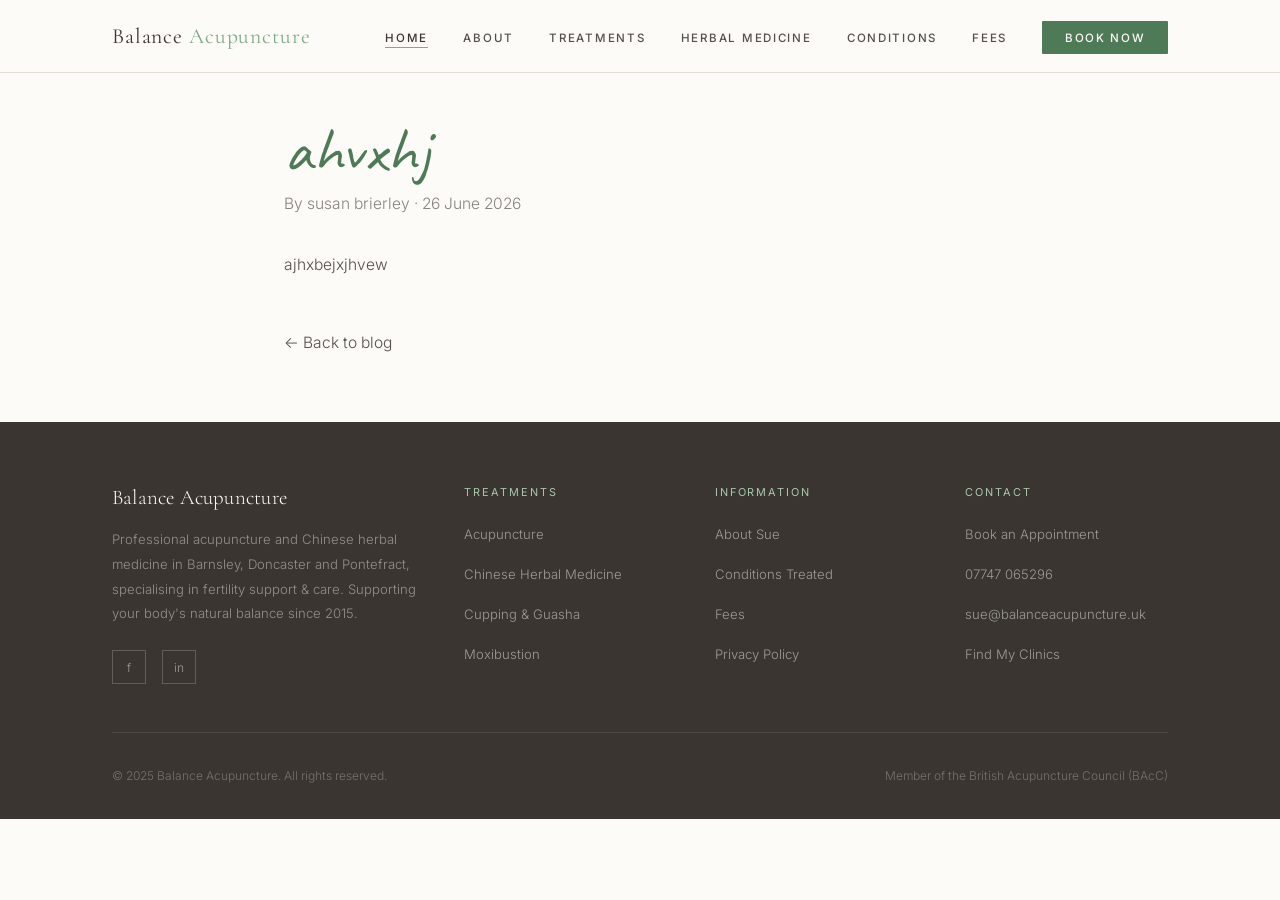
<file: blog/ahvxhj-mqumhxx2.html>
<!DOCTYPE html>
<html lang="en">
<head>
  <meta charset="UTF-8" />
  <meta name="viewport" content="width=device-width, initial-scale=1.0" />
  <title>Balance Acupuncture | Acupuncture & Herbal Medicine in Yorkshire</title>
  <meta name="description" content="Balance Acupuncture offers professional acupuncture and Chinese herbal medicine in Barnsley, Doncaster and Pontefract. Personalised, holistic care for long-term wellbeing." />
  <link rel="preconnect" href="https://fonts.googleapis.com" />
  <link rel="preconnect" href="https://fonts.gstatic.com" crossorigin />
  <link href="https://fonts.googleapis.com/css2?family=Cormorant+Garamond:ital,wght@0,300;0,400;0,500;1,300;1,400&family=Inter:wght@300;400;500&family=Caveat:wght@400;500;600&display=swap" rel="stylesheet" />
  <style>
    /* ── Design Tokens ── */
    :root {
      --cream:      #f9f6f1;
      --warm-white: #fdfbf8;
      --sage:       #7eaa85;
      --sage-light: #a8c8ab;
      --sage-dark:  #4e7a58;
      --stone:      #c9bfae;
      --charcoal:   #3a3530;
      --mid-grey:   #524f4c;
      --light-grey: #9e9894;
      --border:     #e4ddd4;
      --font-serif: 'Cormorant Garamond', Georgia, serif;
      --font-sans:  'Inter', system-ui, sans-serif;
      --font-hand:  'Caveat', cursive;
    }

    /* ── Reset & Base ── */
    *, *::before, *::after { box-sizing: border-box; margin: 0; padding: 0; }
    html { scroll-behavior: smooth; }
    body {
      font-family: var(--font-sans);
      font-weight: 300;
      font-size: 17px;
      line-height: 1.8;
      color: var(--charcoal);
      background: var(--warm-white);
    }
    img { max-width: 100%; display: block; }
    a { color: inherit; text-decoration: none; }

    /* ── Typography ── */
    h1, h2, h3, h4 {
      font-family: var(--font-serif);
      font-weight: 300;
      letter-spacing: 0.01em;
      line-height: 1.2;
      color: var(--charcoal);
    }
    h1 { font-size: clamp(2.4rem, 5vw, 4rem); }
    h2 { font-size: clamp(1.9rem, 3.5vw, 2.8rem); }
    h3 { font-size: clamp(1.4rem, 2.5vw, 1.9rem); }
    h4 { font-size: 1.1rem; font-weight: 400; letter-spacing: 0.12em; text-transform: uppercase; }
    p  { color: var(--mid-grey); font-size: 0.975rem; line-height: 1.9; }

    /* ── Layout Utilities ── */
    .container { max-width: 1120px; margin: 0 auto; padding: 0 2rem; }
    .section { padding: 5rem 0; }
    .section--alt { background: var(--cream); }
    .text-center { text-align: center; }

    .eyebrow {
      font-family: var(--font-hand);
      font-size: 1.35rem;
      font-weight: 500;
      letter-spacing: 0.02em;
      color: var(--sage-dark);
      display: block;
      margin-bottom: 0.8rem;
    }
    .divider {
      width: 40px;
      height: 1px;
      background: var(--sage);
      margin: 1.5rem auto;
    }
    .divider--left { margin-left: 0; }

    /* ── Buttons ── */
    .btn {
      display: inline-block;
      padding: 0.85rem 2.2rem;
      font-family: var(--font-sans);
      font-size: 0.75rem;
      font-weight: 500;
      letter-spacing: 0.16em;
      text-transform: uppercase;
      border: 1px solid currentColor;
      transition: all 0.3s ease;
      cursor: pointer;
    }
    .btn--sage { color: var(--sage-dark); border-color: var(--sage-dark); background: transparent; }
    .btn--sage:hover { background: var(--sage-dark); color: var(--warm-white); }
    .btn--outline-white { color: var(--warm-white); border-color: rgba(255,255,255,0.6); }
    .btn--outline-white:hover { background: rgba(255,255,255,0.15); }
    .btn--filled { background: var(--sage-dark); color: var(--warm-white); border-color: var(--sage-dark); }
    .btn--filled:hover { background: var(--sage); border-color: var(--sage); }

    /* ── Navigation ── */
    .site-header {
      position: fixed;
      top: 0; left: 0; right: 0;
      z-index: 100;
      background: rgba(253,251,248,0.96);
      backdrop-filter: blur(8px);
      border-bottom: 1px solid var(--border);
      transition: box-shadow 0.3s;
    }
    .site-header.scrolled { box-shadow: 0 2px 20px rgba(58,53,48,0.08); }
    .nav-inner {
      display: flex;
      align-items: center;
      justify-content: space-between;
      height: 72px;
      max-width: 1120px;
      margin: 0 auto;
      padding: 0 2rem;
    }
    .nav-logo {
      font-family: var(--font-serif);
      font-size: 1.35rem;
      font-weight: 400;
      letter-spacing: 0.04em;
      color: var(--charcoal);
    }
    .nav-logo span { color: var(--sage); }
    .nav-links {
      display: flex;
      align-items: center;
      gap: 2.2rem;
      list-style: none;
    }
    .nav-links a {
      font-size: 0.72rem;
      font-weight: 500;
      letter-spacing: 0.15em;
      text-transform: uppercase;
      color: var(--mid-grey);
      transition: color 0.2s;
      position: relative;
    }
    .nav-links a::after {
      content: '';
      position: absolute;
      bottom: -3px; left: 0; right: 0;
      height: 1px;
      background: var(--sage);
      transform: scaleX(0);
      transition: transform 0.25s ease;
    }
    .nav-links a:hover { color: var(--charcoal); }
    .nav-links a:hover::after, .nav-links a.active::after { transform: scaleX(1); }
    .nav-links a.active { color: var(--charcoal); }
    .nav-cta {
      font-size: 0.72rem;
      font-weight: 500;
      letter-spacing: 0.15em;
      text-transform: uppercase;
      padding: 0.6rem 1.4rem;
      background: var(--sage-dark);
      color: var(--warm-white) !important;
      border-radius: 1px;
      transition: background 0.2s;
    }
    .nav-cta:hover { background: var(--sage) !important; }
    .nav-cta::after { display: none !important; }
    .nav-toggle {
      display: none;
      flex-direction: column;
      gap: 5px;
      cursor: pointer;
      background: none;
      border: none;
      padding: 4px;
    }
    .nav-toggle span {
      display: block;
      width: 22px;
      height: 1px;
      background: var(--charcoal);
      transition: all 0.3s;
    }

    /* ── Hero ── */
    .hero {
      min-height: 100vh;
      display: flex;
      align-items: center;
      position: relative;
      overflow: hidden;
      background: var(--cream);
      padding-top: 72px;
    }
    .hero-bg {
      position: absolute;
      inset: 0;
      background: linear-gradient(135deg, rgba(249,246,241,0.98) 0%, rgba(249,246,241,0.90) 55%, rgba(126,170,133,0.10) 100%);
    }
    .hero-inner {
      position: relative;
      z-index: 2;
      display: grid;
      grid-template-columns: 1fr 1fr;
      align-items: center;
      gap: 4rem;
      width: 100%;
    }
    .hero-content .eyebrow { color: var(--sage-dark); }
    .hero-content h1 {
      font-size: clamp(2.8rem, 5.5vw, 4.6rem);
      line-height: 1.1;
      margin-bottom: 1.6rem;
      font-weight: 300;
    }
    .hero-content h1 em { font-style: italic; color: var(--sage-dark); }
    .hero-content p {
      font-size: 1.05rem;
      line-height: 1.85;
      margin-bottom: 2.5rem;
      max-width: 520px;
      color: var(--mid-grey);
    }
    .hero-actions { display: flex; gap: 1.2rem; flex-wrap: wrap; align-items: center; }
    .hero-illustration {
      display: flex;
      align-items: center;
      justify-content: center;
      padding: 2rem 0;
    }
    .hero-illustration svg { width: 100%; max-width: 460px; }
    .hero-scroll {
      position: absolute;
      bottom: 2.5rem;
      left: 50%;
      transform: translateX(-50%);
      display: flex;
      flex-direction: column;
      align-items: center;
      gap: 0.5rem;
      font-size: 0.65rem;
      letter-spacing: 0.2em;
      text-transform: uppercase;
      color: var(--light-grey);
    }
    .hero-scroll::after {
      content: '';
      width: 1px;
      height: 40px;
      background: var(--sage-light);
      animation: scrollLine 2s ease-in-out infinite;
    }
    @keyframes scrollLine {
      0%,100% { opacity: 0.3; transform: scaleY(1); }
      50% { opacity: 1; transform: scaleY(1.3); }
    }

    /* ── Services intro strip ── */
    .services-strip { background: var(--charcoal); padding: 3rem 0; }
    .services-strip-grid {
      display: grid;
      grid-template-columns: repeat(3, 1fr);
      text-align: center;
    }
    .services-strip-item {
      padding: 1.5rem 2rem;
      border-right: 1px solid rgba(255,255,255,0.1);
    }
    .services-strip-item:last-child { border-right: none; }
    .services-strip-item h4 {
      color: var(--sage-light);
      font-family: var(--font-serif);
      font-size: 1.1rem;
      letter-spacing: 0;
      text-transform: none;
      font-weight: 400;
      font-style: italic;
      margin-bottom: 0.5rem;
    }
    .services-strip-item p { color: rgba(255,255,255,0.55); font-size: 0.82rem; }

    /* ── Two-col image/text ── */
    .split-section {
      display: grid;
      grid-template-columns: 1fr 1fr;
      align-items: stretch;
    }
    .split-section--reverse { direction: rtl; }
    .split-section--reverse > * { direction: ltr; }
    .split-image {
      position: relative;
      overflow: hidden;
      min-height: 480px;
    }
    .split-image--placeholder  { background: linear-gradient(160deg, var(--sage-light) 0%, var(--stone) 100%); }
    .split-image--placeholder-2 { background: linear-gradient(160deg, #d4c9b8 0%, #b8c9b9 100%); }
    .split-image--placeholder-3 { background: linear-gradient(160deg, #c2b89f 0%, var(--sage-light) 100%); }
    .botanical-inner {
      position: absolute;
      inset: 0;
      display: flex;
      align-items: center;
      justify-content: center;
      opacity: 0.2;
    }
    .split-text {
      padding: 5rem 4rem;
      display: flex;
      flex-direction: column;
      justify-content: center;
    }
    .split-text h2 { margin-bottom: 1.2rem; }
    .split-text p  { margin-bottom: 1.2rem; }
    .split-text .btn { margin-top: 1rem; align-self: flex-start; }

    /* ── Conditions grid ── */
    .conditions-grid {
      display: grid;
      grid-template-columns: repeat(3, 1fr);
      gap: 1px;
      background: var(--border);
      border: 1px solid var(--border);
    }
    .condition-card {
      background: var(--warm-white);
      padding: 2rem 1.8rem;
      transition: background 0.2s;
    }
    .condition-card:hover { background: var(--cream); }
    .condition-card h4 {
      font-family: var(--font-serif);
      font-size: 1.05rem;
      font-weight: 400;
      letter-spacing: 0;
      text-transform: none;
      color: var(--charcoal);
      font-style: italic;
      margin-bottom: 0;
    }

    /* ── Quote ── */
    .quote-section {
      padding: 6rem 0;
      text-align: center;
      background: var(--cream);
    }
    .quote-mark {
      font-family: var(--font-serif);
      font-size: 5rem;
      line-height: 0.5;
      color: var(--sage-light);
      display: block;
      margin-bottom: 1.5rem;
    }
    blockquote {
      font-family: var(--font-serif);
      font-size: clamp(1.4rem, 2.5vw, 2rem);
      font-weight: 300;
      font-style: italic;
      color: var(--charcoal);
      max-width: 760px;
      margin: 0 auto;
      line-height: 1.55;
    }

    /* ── Testimonials ── */
    .testimonials-grid { display: grid; grid-template-columns: repeat(3, 1fr); gap: 2rem; }
    .testimonial-card {
      padding: 2.5rem;
      border: 1px solid var(--border);
      background: var(--warm-white);
      position: relative;
    }
    .testimonial-card::before {
      content: '\201C';
      font-family: var(--font-serif);
      font-size: 4rem;
      line-height: 1;
      color: var(--sage-light);
      position: absolute;
      top: 1.5rem;
      left: 2rem;
    }
    .testimonial-card p {
      padding-top: 1.5rem;
      font-style: italic;
      font-size: 0.9rem;
      margin-bottom: 1.5rem;
    }
    .testimonial-name {
      font-size: 0.72rem;
      letter-spacing: 0.15em;
      text-transform: uppercase;
      color: var(--sage);
    }

    /* ── About intro ── */
    .about-intro {
      display: grid;
      grid-template-columns: 1fr 1.4fr;
      gap: 5rem;
      align-items: center;
    }
    .about-portrait { position: relative; }
    .about-portrait-badge {
      position: absolute;
      bottom: -1.5rem;
      right: -1.5rem;
      width: 100px;
      height: 100px;
      background: var(--sage-dark);
      display: flex;
      flex-direction: column;
      align-items: center;
      justify-content: center;
      color: var(--warm-white);
      font-size: 0.6rem;
      letter-spacing: 0.15em;
      text-transform: uppercase;
      text-align: center;
      line-height: 1.6;
    }
    .bacc-logo { margin-top: 1.5rem; max-width: 140px; }

    /* ── CTA Banner ── */
    .cta-banner {
      background: var(--sage-dark);
      padding: 5rem 0;
      text-align: center;
    }
    .cta-banner .eyebrow { color: var(--sage-light); }
    .cta-banner h2 { color: var(--warm-white); margin-bottom: 1rem; font-size: clamp(1.8rem, 3vw, 2.6rem); }
    .cta-banner p { color: rgba(255,255,255,0.75); margin-bottom: 2rem; max-width: 560px; margin-left: auto; margin-right: auto; }
    .cta-banner-actions { display: flex; gap: 1.2rem; justify-content: center; flex-wrap: wrap; }
    .cta-tel {
      font-family: var(--font-serif);
      font-size: 1.8rem;
      font-style: italic;
      color: rgba(255,255,255,0.9);
      display: block;
      margin-bottom: 0.5rem;
    }
    .cta-email {
      font-size: 0.9rem;
      color: rgba(255,255,255,0.65);
      display: block;
      margin-bottom: 2rem;
      transition: color 0.2s;
    }
    .cta-email:hover { color: var(--sage-light); }

    /* ── Locations ── */
    .locations-grid { display: grid; grid-template-columns: repeat(3, 1fr); gap: 2rem; }
    .location-card { padding: 2.5rem; border: 1px solid var(--border); }
    .location-card h3 { font-size: 1.2rem; margin-bottom: 1rem; font-style: italic; }
    .location-card p, .location-card a {
      font-size: 0.85rem;
      line-height: 2;
      color: var(--mid-grey);
    }
    .location-card a:hover { color: var(--sage-dark); }
    .location-dot {
      width: 8px; height: 8px;
      border-radius: 50%;
      background: var(--sage);
      display: inline-block;
      margin-right: 0.5rem;
    }

    /* ── Footer ── */
    .site-footer { background: var(--charcoal); padding: 4rem 0 2rem; }
    .footer-grid {
      display: grid;
      grid-template-columns: 1.5fr 1fr 1fr 1fr;
      gap: 3rem;
      margin-bottom: 3rem;
    }
    .footer-brand h3 {
      font-family: var(--font-serif);
      font-size: 1.3rem;
      color: var(--warm-white);
      margin-bottom: 1rem;
      font-weight: 300;
    }
    .footer-brand p { color: rgba(255,255,255,0.45); font-size: 0.82rem; }
    .footer-col h4 {
      font-size: 0.68rem;
      letter-spacing: 0.18em;
      text-transform: uppercase;
      color: var(--sage-light);
      margin-bottom: 1.2rem;
      font-family: var(--font-sans);
    }
    .footer-col ul { list-style: none; }
    .footer-col ul li { margin-bottom: 0.6rem; }
    .footer-col ul li a { color: rgba(255,255,255,0.5); font-size: 0.82rem; transition: color 0.2s; }
    .footer-col ul li a:hover { color: var(--sage-light); }
    .footer-bottom {
      border-top: 1px solid rgba(255,255,255,0.1);
      padding-top: 2rem;
      display: flex;
      justify-content: space-between;
      align-items: center;
      font-size: 0.75rem;
      color: rgba(255,255,255,0.3);
    }
    .footer-social { display: flex; gap: 1rem; }
    .footer-social a {
      width: 34px; height: 34px;
      border: 1px solid rgba(255,255,255,0.2);
      display: flex; align-items: center; justify-content: center;
      color: rgba(255,255,255,0.5);
      font-size: 0.75rem;
      transition: all 0.2s;
    }
    .footer-social a:hover { border-color: var(--sage-light); color: var(--sage-light); }

    /* ── Responsive ── */
    @media (max-width: 900px) {
      .hero-inner { grid-template-columns: 1fr; }
      .hero-illustration { display: none; }
      .split-section { grid-template-columns: 1fr; }
      .split-section--reverse { direction: ltr; }
      .split-image { min-height: 320px; }
      .split-text { padding: 3.5rem 2rem; }
      .about-intro { grid-template-columns: 1fr; gap: 2rem; }
      .testimonials-grid { grid-template-columns: 1fr; }
      .conditions-grid { grid-template-columns: repeat(2,1fr); }
      .services-strip-grid { grid-template-columns: 1fr; }
      .services-strip-item { border-right: none; border-bottom: 1px solid rgba(255,255,255,0.1); }
      .locations-grid { grid-template-columns: 1fr; }
      .footer-grid { grid-template-columns: 1fr 1fr; gap: 2rem; }
      .nav-links { display: none; }
      .nav-toggle { display: flex; }
      .nav-links.open {
        display: flex;
        flex-direction: column;
        position: fixed;
        top: 72px; left: 0; right: 0;
        background: var(--warm-white);
        padding: 2rem;
        gap: 1.4rem;
        border-bottom: 1px solid var(--border);
        z-index: 99;
      }
    }
    @media (max-width: 600px) {
      .conditions-grid { grid-template-columns: 1fr; }
      .footer-grid { grid-template-columns: 1fr; }
      .footer-bottom { flex-direction: column; gap: 1rem; text-align: center; }
      h1 { font-size: 2.4rem; }
    }
  </style>
</head>
<body>
<header class="site-header" id="site-header">
  <nav class="nav-inner">
    <a href="index.html" class="nav-logo">Balance <span>Acupuncture</span></a>
    <ul class="nav-links" id="nav-links">
      <li><a href="index.html" class="active">Home</a></li>
      <li><a href="about.html">About</a></li>
      <li><a href="services.html">Treatments</a></li>
      <li><a href="herbal.html">Herbal Medicine</a></li>
      <li><a href="conditions.html">Conditions</a></li>
      <li><a href="fees.html">Fees</a></li>
      <li><a href="contact.html" class="nav-cta">Book Now</a></li>
    </ul>
    <button class="nav-toggle" id="nav-toggle" aria-label="Toggle menu">
      <span></span><span></span><span></span>
    </button>
  </nav>
</header>
<main style="max-width:760px;margin:0 auto;padding:7rem 1.5rem 4rem;">
  <article>
    <h1 style="color:var(--sage-dark);font-family:var(--font-hand);">ahvxhj</h1>
    <p style="opacity:0.7;margin-bottom:2rem;">By susan brierley · 26 June 2026</p>
    
    <p>ajhxbejxjhvew</p>
  </article>
  <p style="margin-top:3rem;"><a href="/blog.html">← Back to blog</a></p>
</main>
<footer class="site-footer">
  <div class="container">
    <div class="footer-grid">
      <div class="footer-brand">
        <h3>Balance Acupuncture</h3>
        <p>Professional acupuncture and Chinese herbal medicine in Barnsley, Doncaster and Pontefract, specialising in fertility support &amp; care. Supporting your body's natural balance since 2015.</p>
        <div class="footer-social" style="margin-top:1.5rem;">
          <a href="https://www.facebook.com/BalanceAcupuntcureYorkshire" target="_blank" rel="noopener" aria-label="Facebook">f</a>
          <a href="https://www.instagram.com/sue.balanceacupuncture/" target="_blank" rel="noopener" aria-label="Instagram">in</a>
        </div>
      </div>
      <div class="footer-col">
        <h4>Treatments</h4>
        <ul>
          <li><a href="services.html">Acupuncture</a></li>
          <li><a href="herbal.html">Chinese Herbal Medicine</a></li>
          <li><a href="services.html#cupping">Cupping &amp; Guasha</a></li>
          <li><a href="services.html#moxibustion">Moxibustion</a></li>
        </ul>
      </div>
      <div class="footer-col">
        <h4>Information</h4>
        <ul>
          <li><a href="about.html">About Sue</a></li>
          <li><a href="conditions.html">Conditions Treated</a></li>
          <li><a href="fees.html">Fees</a></li>
          <li><a href="privacy.html">Privacy Policy</a></li>
        </ul>
      </div>
      <div class="footer-col">
        <h4>Contact</h4>
        <ul>
          <li><a href="contact.html">Book an Appointment</a></li>
          <li><a href="tel:+447747065296">07747 065296</a></li>
          <li><a href="mailto:sue@balanceacupuncture.uk">sue@balanceacupuncture.uk</a></li>
          <li><a href="contact.html">Find My Clinics</a></li>
        </ul>
      </div>
    </div>
    <div class="footer-bottom">
      <span>&copy; 2025 Balance Acupuncture. All rights reserved.</span>
      <span>Member of the British Acupuncture Council (BAcC)</span>
    </div>
  </div>
</footer>
</body>
</html>
</file>
<file: style.css>
/* ============================================================
   Balance Acupuncture — Shared Stylesheet
   Import on every page: <link rel="stylesheet" href="style.css" />
   Google Fonts must be loaded BEFORE this file in <head>
   ============================================================ */

/* Handwritten font for section eyebrows */
@import url('https://fonts.googleapis.com/css2?family=Caveat:wght@400;500;600&display=swap');

/* ── Design Tokens ── */
:root {
  --cream:        #f9f6f1;
  --warm-white:   #fdfbf8;
  --sage:         #7eaa85;
  --sage-light:   #a8c8ab;
  --sage-dark:    #4e7a58;
  --stone:        #c9bfae;
  --charcoal:     #3a3530;
  --mid-grey:     #524f4c;
  --light-grey:   #9e9894;
  --border:       #e4ddd4;
  --font-serif:   'Cormorant Garamond', Georgia, serif;
  --font-sans:    'Inter', system-ui, -apple-system, sans-serif;
  --font-hand:    'Caveat', cursive;
}

/* ── Reset ── */
*, *::before, *::after { box-sizing: border-box; margin: 0; padding: 0; }
html { scroll-behavior: smooth; }
body {
  font-family: var(--font-sans);
  font-weight: 300;
  font-size: 17px;
  line-height: 1.8;
  color: var(--charcoal);
  background: var(--warm-white);
}
img { max-width: 100%; display: block; }
a { color: inherit; text-decoration: none; }

/* ── Typography ── */
h1, h2, h3, h4 {
  font-family: var(--font-serif);
  font-weight: 300;
  letter-spacing: 0.01em;
  line-height: 1.2;
  color: var(--charcoal);
}
h1 { font-size: clamp(2.4rem, 5vw,   4rem); }
h2 { font-size: clamp(2.3rem, 4vw,   3.4rem); }
h3 { font-size: clamp(1.5rem, 2.5vw, 2.1rem); }
h4 { font-size: 1.05rem; font-weight: 400; letter-spacing: 0.12em; text-transform: uppercase; }
p  { color: var(--mid-grey); font-size: 0.975rem; line-height: 1.9; }

/* ── Utilities ── */
.container   { max-width: 1120px; margin: 0 auto; padding: 0 2rem; }
.section     { padding: 5rem 0; }
.section--alt  { background: var(--cream); }
.section--dark { background: var(--charcoal); }
.text-center { text-align: center; }

.eyebrow {
  font-family: var(--font-hand);
  font-size: 1.35rem;
  font-weight: 500;
  letter-spacing: 0.02em;
  color: var(--sage-dark);
  display: block;
  margin-bottom: 0.8rem;
}

.divider        { width: 40px; height: 1px; background: var(--sage); margin: 1.5rem auto; }
.divider--left  { margin-left: 0; }

/* ── Buttons ── */
.btn {
  display: inline-block;
  padding: 0.85rem 2.2rem;
  font-family: var(--font-sans);
  font-size: 0.75rem;
  font-weight: 500;
  letter-spacing: 0.16em;
  text-transform: uppercase;
  border: 1px solid currentColor;
  transition: all 0.3s ease;
  cursor: pointer;
  text-decoration: none;
}
.btn--sage   { color: var(--sage-dark); border-color: var(--sage-dark); background: transparent; }
.btn--sage:hover { background: var(--sage-dark); color: var(--warm-white); }
.btn--filled { background: var(--sage-dark); color: var(--warm-white); border-color: var(--sage-dark); }
.btn--filled:hover { background: var(--sage); border-color: var(--sage); }
.btn--ghost  { background: transparent; color: rgba(255,255,255,0.8); border-color: rgba(255,255,255,0.4); }
.btn--ghost:hover { background: rgba(255,255,255,0.1); color: #fff; }

/* ── Navigation ── */
.site-header {
  position: fixed;
  top: 0; left: 0; right: 0;
  z-index: 100;
  background: rgba(253,251,248,0.96);
  backdrop-filter: blur(8px);
  border-bottom: 1px solid var(--border);
  transition: box-shadow 0.3s;
}
.site-header.scrolled { box-shadow: 0 2px 20px rgba(58,53,48,0.08); }

.nav-inner {
  display: flex;
  align-items: center;
  justify-content: space-between;
  height: 72px;
  max-width: 1120px;
  margin: 0 auto;
  padding: 0 2rem;
}

.nav-logo {
  font-family: var(--font-serif);
  font-size: 1.35rem;
  font-weight: 400;
  letter-spacing: 0.04em;
  color: var(--charcoal);
}
.nav-logo span { color: var(--sage); }

.nav-links {
  display: flex;
  align-items: center;
  gap: 2.2rem;
  list-style: none;
}
.nav-links a {
  font-size: 0.72rem;
  font-weight: 500;
  letter-spacing: 0.15em;
  text-transform: uppercase;
  color: var(--mid-grey);
  transition: color 0.2s;
  position: relative;
}
.nav-links a::after {
  content: '';
  position: absolute;
  bottom: -3px; left: 0; right: 0;
  height: 1px;
  background: var(--sage);
  transform: scaleX(0);
  transition: transform 0.25s ease;
}
.nav-links a:hover               { color: var(--charcoal); }
.nav-links a:hover::after,
.nav-links a.active::after       { transform: scaleX(1); }
.nav-links a.active              { color: var(--charcoal); }

.nav-cta {
  font-size: 0.72rem !important;
  padding: 0.6rem 1.4rem !important;
  background: var(--sage-dark) !important;
  color: var(--warm-white) !important;
  border-radius: 1px !important;
  transition: background 0.2s !important;
}
.nav-cta:hover { background: var(--sage) !important; }
.nav-cta::after { display: none !important; }

.nav-toggle {
  display: none;
  flex-direction: column;
  gap: 5px;
  cursor: pointer;
  background: none;
  border: none;
  padding: 4px;
}
.nav-toggle span {
  display: block;
  width: 22px;
  height: 1px;
  background: var(--charcoal);
  transition: all 0.3s;
}

/* ── Page Hero (inner pages) ── */
.page-hero {
  padding: 9rem 0 5rem;
  background: var(--cream);
  border-bottom: 1px solid var(--border);
}
.page-hero h1 { margin-bottom: 1.2rem; font-style: italic; }
.page-hero p  { max-width: 580px; font-size: 1.05rem; }

/* ── Split layout ── */
.split {
  display: grid;
  grid-template-columns: 1fr 1fr;
  align-items: stretch;
}
.split--reverse          { direction: rtl; }
.split--reverse > *      { direction: ltr; }
.split-image             { position: relative; overflow: hidden; min-height: 460px; }
.split-image img         { width: 100%; height: 100%; object-fit: cover; }
.split-text              { padding: 5rem 4rem; display: flex; flex-direction: column; justify-content: center; }
.split-text h2           { margin-bottom: 1.1rem; }
.split-text p            { margin-bottom: 1.2rem; }
.split-text .btn         { align-self: flex-start; margin-top: 0.8rem; }

/* ── Placeholder image blocks ── */
.ph        { display: flex; align-items: center; justify-content: center; }
.ph svg    { opacity: 0.2; }
.ph--sage  { background: linear-gradient(160deg, #d4e0d4 0%, var(--stone) 100%); }
.ph--stone { background: linear-gradient(160deg, var(--stone) 0%, #b8c9b9 100%); }
.ph--herb  { background: linear-gradient(160deg, #d0ddd0 0%, #e8e0d4 100%); }
.ph--warm  { background: linear-gradient(160deg, #e0d5c8 0%, #c5d6c5 100%); }

/* ── CTA Banner ── */
.cta-banner {
  background: var(--sage-dark);
  padding: 5rem 0;
  text-align: center;
}
.cta-banner .eyebrow  { color: var(--sage-light); }
.cta-banner h2        { color: var(--warm-white); margin-bottom: 1rem; font-size: clamp(1.8rem,3vw,2.6rem); }
.cta-banner p         { color: rgba(255,255,255,0.7); margin-bottom: 2rem; max-width: 560px; margin-left: auto; margin-right: auto; }
.cta-banner-actions   { display: flex; gap: 1.2rem; justify-content: center; flex-wrap: wrap; }
.cta-tel {
  display: block;
  font-family: var(--font-serif);
  font-size: 1.9rem;
  font-style: italic;
  color: rgba(255,255,255,0.9);
  margin-bottom: 2rem;
  transition: color 0.2s;
}
.cta-tel:hover { color: var(--sage-light); }

/* ── Footer ── */
.site-footer { background: var(--charcoal); padding: 4rem 0 2rem; }

.footer-grid {
  display: grid;
  grid-template-columns: 1.5fr 1fr 1fr 1fr;
  gap: 3rem;
  margin-bottom: 3rem;
}
.footer-brand h3 {
  font-family: var(--font-serif);
  font-size: 1.3rem;
  color: var(--warm-white);
  margin-bottom: 1rem;
  font-weight: 300;
}
.footer-brand p { color: rgba(255,255,255,0.45); font-size: 0.82rem; }

.footer-col h4 {
  font-size: 0.68rem;
  letter-spacing: 0.18em;
  text-transform: uppercase;
  color: var(--sage-light);
  margin-bottom: 1.2rem;
  font-family: var(--font-sans);
  font-weight: 500;
}
.footer-col ul           { list-style: none; }
.footer-col ul li        { margin-bottom: 0.6rem; }
.footer-col ul li a      { color: rgba(255,255,255,0.5); font-size: 0.82rem; transition: color 0.2s; }
.footer-col ul li a:hover { color: var(--sage-light); }

.footer-social { display: flex; gap: 1rem; margin-top: 1.5rem; }
.footer-social a {
  width: 34px; height: 34px;
  border: 1px solid rgba(255,255,255,0.2);
  display: flex; align-items: center; justify-content: center;
  color: rgba(255,255,255,0.5);
  font-size: 0.75rem;
  transition: all 0.2s;
}
.footer-social a:hover { border-color: var(--sage-light); color: var(--sage-light); }

.footer-bottom {
  border-top: 1px solid rgba(255,255,255,0.1);
  padding-top: 2rem;
  display: flex;
  justify-content: space-between;
  align-items: center;
  font-size: 0.75rem;
  color: rgba(255,255,255,0.3);
}

/* ── Responsive ── */
@media (max-width: 1000px) {
  .footer-grid { grid-template-columns: 1fr 1fr; gap: 2rem; }
}

@media (max-width: 900px) {
  .nav-links { display: none; }
  .nav-toggle { display: flex; }
  .nav-links.open {
    display: flex;
    flex-direction: column;
    position: fixed;
    top: 72px; left: 0; right: 0;
    background: var(--warm-white);
    padding: 2rem;
    gap: 1.4rem;
    border-bottom: 1px solid var(--border);
    z-index: 99;
    box-shadow: 0 8px 24px rgba(58,53,48,0.08);
  }
  .split                { grid-template-columns: 1fr; }
  .split--reverse       { direction: ltr; }
  .split-image          { min-height: 300px; }
  .split-text           { padding: 3.5rem 2rem; }
}

@media (max-width: 600px) {
  .footer-grid  { grid-template-columns: 1fr; }
  .footer-bottom { flex-direction: column; gap: 1rem; text-align: center; }
  .section { padding: 3.5rem 0; }
}
</file>
